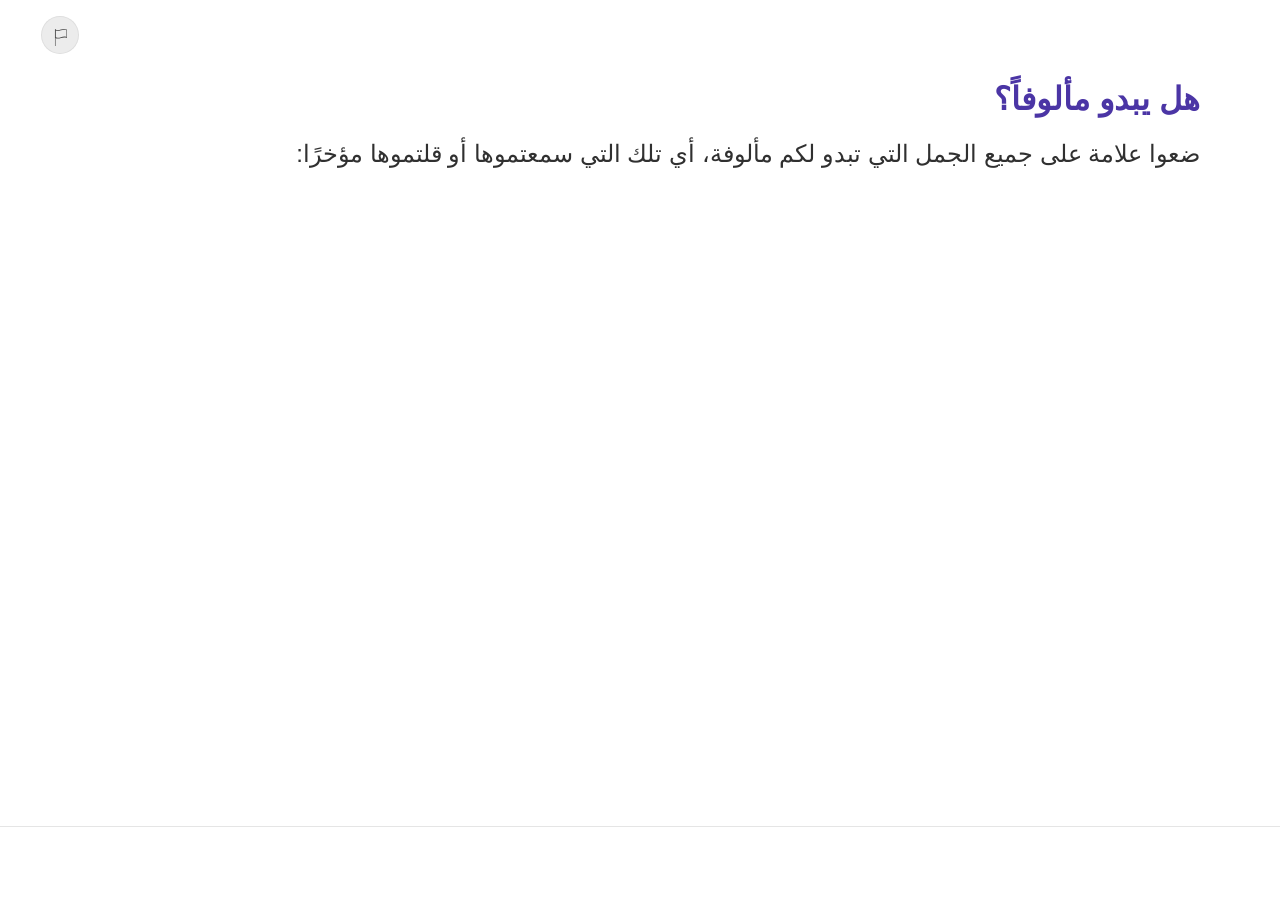
<file: index.html>
<!DOCTYPE html>
<html lang="ar" dir="rtl">
<head>
  <meta charset="UTF-8">
  <meta name="viewport" content="width=device-width, initial-scale=1.0">
  <!-- Production unit shell (prototype). Replaces the old plain redirect
       to methodica-math-percent-06-01/index.html: a redirect makes 06-01's
       document the ONLY thing ever loaded at the repo root, so any tool
       that counts screens from that root (DOM scan or DEV_READY listener)
       only ever sees 06-01's own 18 screens, never the unit's other 26
       across 06-02..06-06.

       This shell instead holds one full-viewport iframe (no chrome, no
       dev toolbar — that's viewer.html's job, not this file's) that loads
       06-01 first, then bridges the SAME DEV_READY/DEV_STATE/DEV_GOTO/
       DEV_RESET postMessage protocol every component already speaks, but
       in unit-wide global screen numbers via unit-manifest.js. See
       unit-shell.js for the full protocol. Component folders remain the
       single source of truth for content and are unmodified; each still
       works standalone when opened directly. -->
  <title>methodica-math-percent-06</title>
  <style>
    html, body { margin: 0; padding: 0; width: 100%; height: 100%; overflow: hidden; background: #000; }
    /* One iframe per visited component (see unit-shell.js); only the active
       one is visible. visibility (not display:none) keeps hidden frames
       laid out at full size so their scaleApp() stays correct. */
    .unit-frame { position: absolute; inset: 0; display: block; width: 100%; height: 100%; border: 0; visibility: hidden; }
    .unit-frame.is-active { visibility: visible; }
  </style>
</head>
<body>
  <iframe id="unit-frame" class="unit-frame is-active" title="methodica-math-percent-06"></iframe>
  <script src="./unit-manifest.js?v=1"></script>
  <script src="./unit-shell.js?v=4"></script>
</body>
</html>
</file>
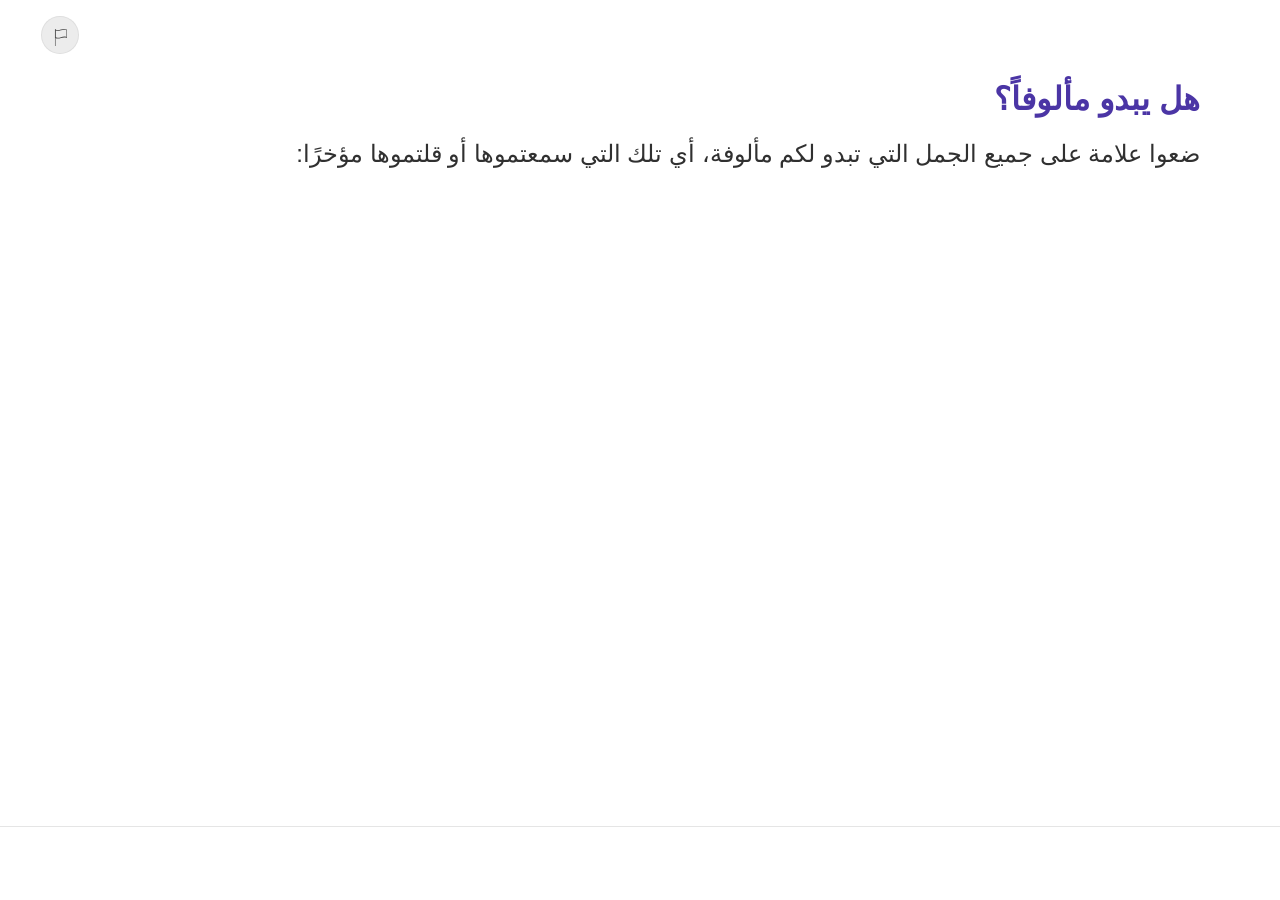
<file: methodica-math-percent-06-01/index.html>
<!DOCTYPE html>
<html lang="ar" dir="rtl">
<head>
  <meta charset="UTF-8">
  <meta name="viewport" content="width=device-width, initial-scale=1.0">
  <title>methodica-math-percent-06</title>
  <!-- The shared xAPI library is fetched by unit-js/50-loader.js at the END of the body, after the
       parser has queued every image below; live, its request waited for the last image, which put the
       resume restore 20-45 s behind a slow line (2026-11-03). Preloading it from the head queues it FIRST.
       The href must equal what 50-loader.js builds (no ?v=, no crossorigin) or the browser fetches it
       twice; the library letter here changes together with LIB720 there (the harness asserts it). -->
  <link rel="preload" as="script" fetchpriority="high" href="https://lomdot.education.gov.il/metodica/720active/common/xapiwrapper.min.js">
  <link rel="preload" as="script" fetchpriority="high" href="https://lomdot.education.gov.il/metodica/720active/common/xapi-720-l.js">
  <link rel="preconnect" href="https://kata.cet.ac.il">
  <link rel="stylesheet" href="../unit-css/base.css?v=1">
  <link rel="stylesheet" href="../unit-css/25-report.css?v=1">
  <link rel="stylesheet" href="styles.css?v=72">
  <!-- system-animation skill's canonical engine — copied verbatim from
       skills/system-animation/engine/. Provides the fade-in/float-in
       vocabulary, tokens, and once-per-session reveal used by the Learning
       Phase's entry-reveal system (see styles.css/.lp-section.m-animate and
       script.js lpMaybeRevealSections()). -->
  <link rel="stylesheet" href="../unit-css/motion.css?v=1">
</head>
<body>
  <!-- Boot cover (ADDING-REPORTING-AND-RESUME.md §8.11): hides screen 0 until the resume
       decision is known, so a returning learner never sees the first screen flash before their
       own. Removed by dropBootCover() (../unit-js/40-resume.js) on every loader exit path; the
       inline net below needs no other file: it lifts the cover after 800ms, or — while
       50-loader.js has set window.__resumeInFlight — waits for the restore up to a hard 11s
       ceiling (the metadata poll alone may take 10s). A loader that failed to load gives back
       exactly the 800ms behaviour. From methodica-math-ratio-01. -->
  <div id="boot-cover" style="position:fixed;inset:0;z-index:9999;background:#ffffff"></div>
  <script>
  (function () {
    /* A Kata launch (registration in the query) may have a document to restore: raise the
     flag HERE, before any script is fetched. bootXAPI raises it too, but it runs from the
     last script tag, and on a cold cache those scripts arrive after the 800 ms below - so
     the cover used to drop before the flag existed, exposing screen 0 for the whole wait
     (2026-11-03). Without a registration (local, dev) the 800 ms behaviour is unchanged. */
  if (/[?&]registration=/.test(location.search)) window.__resumeInFlight = true;
  var t0 = Date.now();
    function tick() {
      var c = document.getElementById('boot-cover');
      if (!c || !c.parentNode) return;
      if (window.__resumeInFlight && Date.now() - t0 < 11000) { setTimeout(tick, 100); return; }
      c.parentNode.removeChild(c);
    }
    setTimeout(tick, 800);
  })();
  </script>
  <div id="app">

    <!-- Report / Issue button ("מצאתם בעיה?") — global, outside all .screen divs; top-left,
         z-index 30 (720-templates _global-components.md). Glyph is inline SVG on currentColor,
         styles in ../unit-css/25-report.css, behaviour in ../unit-js/25-report.js. -->
    <button class="flag-btn" id="flag-btn" type="button" onclick="openReportModal()" aria-label="هل وجدتم مشكلة؟">
      <span class="flag-btn-icon">
        <span class="flag-btn-glyph" aria-hidden="true">
          <svg class="flag-btn-glyph-pole" viewBox="0 0 0.794329 17.0005" preserveAspectRatio="none" fill="none"><path d="M0.397164 17C0.177722 17 0 16.8239 0 16.6065V0.393501C0 0.176082 0.177722 0 0.397164 0C0.616607 0 0.794329 0.176082 0.794329 0.393501V16.607C0.794329 16.8245 0.616607 17.0005 0.397164 17.0005V17Z" fill="currentColor"/></svg>
          <svg class="flag-btn-glyph-banner" viewBox="0 0 12 9.31542" preserveAspectRatio="none" fill="none"><path d="M2.76227 9.31542C1.91972 9.31542 1.06958 9.15545 0.213483 8.71363C0.0823588 8.64599 0 8.51124 0 8.36469V0.950975C0 0.814619 0.0715221 0.687925 0.188558 0.615989C0.305594 0.54459 0.45189 0.537611 0.574886 0.598811C0.577053 0.599884 0.578679 0.600958 0.580846 0.602032C2.31309 1.49586 4.05563 1.046 5.90003 0.569821C7.80946 0.0770055 9.78336 -0.431915 11.7865 0.601495C11.9176 0.669136 12 0.803882 12 0.950438V8.36415C12 8.4946 11.9344 8.617 11.8255 8.69001C11.7166 8.76302 11.5774 8.77805 11.4555 8.72974C11.443 8.7249 11.4311 8.71954 11.4197 8.71363C9.68745 7.8198 7.94491 8.26967 6.10051 8.7453C5.00709 9.02714 3.89199 9.31489 2.76281 9.31489L2.76227 9.31542ZM0.793787 8.11935C2.45559 8.87307 4.13094 8.44038 5.90003 7.98407C7.62469 7.53903 9.40191 7.08057 11.2062 7.75806V1.19631C9.54441 0.442591 7.86906 0.875281 6.09997 1.33159C4.37531 1.77663 2.59755 2.23509 0.793787 1.5576V8.11935Z" fill="currentColor"/></svg>
        </span>
      </span>
      <span class="flag-btn-label">هل وجدتم مشكلة؟</span>
    </button>

    <!-- ================================================================
         SCREEN 0 — pptx slide 3 (item methodica-math-percent-06-01-001)
         Opening HOOK sequence — component 1 ("הוק"). Local variant of
         MultipleChoiceQuestion per 720-templates/MultipleChoiceQuestion.md:
         multi-select reflection question, NO grading/attempts/hint (script
         defines no correct answer) — "اخترتُ" commit step reveals a neutral
         "message"-type feedback popup (_global-components.md → Feedback
         popup system), then the same button relabels to "متابعة".
         Character + speech bubble are PERMANENT screen content, not the
         feedback (the off-canvas purple rectangle in the pptx *is* the
         feedback, revealed only after "اخترتُ" — see PROJECT_CONTEXT.md).
         Asset: assets/img/HOOK_001.png (real pptx media, verified against
         ppt/media/image2.png — not a placeholder).
         ================================================================ -->
    <section class="screen active" data-screen="0" id="hook1">
      <!-- Reveal timing for this screen is fully JS-driven — see script.js
           hook1StagedSteps()/runStagedSequence('hook1', ...) — title (1s) ->
           instruction (2s) -> each option (1s apart) -> character -> bubble
           (after the character finishes entering). data-reveal-on-ready
           replaces the old data-reveal="N" CSS-stagger group numbers: same
           hidden-until-JS-reveals-it mechanism (styles.css), just driven by
           explicit per-element timing instead of the fixed 180ms stagger. -->
      <h1 class="hook1-title m-stage-text" id="hook1-title" data-reveal-on-ready>هل يبدو مألوفاً؟</h1>
      <p class="hook1-instruction m-stage-text" id="hook1-instruction" data-reveal-on-ready>ضعوا علامة على جميع الجمل التي تبدو لكم مألوفة، أي تلك التي سمعتموها أو قلتموها مؤخرًا:</p>

      <!-- Speech bubble sits before the character in DOM (flex-column stacks
           it visually above the image — see .hook1-character comment), but
           reveal order is "character then bubble" per the approved motion
           plan — reveal order follows instructional hierarchy, not DOM/
           visual position. -->
      <div class="hook1-character">
        <div class="hook1-bubble m-stage-popup" id="hook1-bubble" data-reveal-on-ready>هذه النسب المئوية في كل مكان...<br>ولا تحصل حتى على<br><strong>واحد بالمئة</strong> من الراحة 😂</div>
        <img class="m-stage-visual" id="hook1-char-img" data-reveal-on-ready src="assets/img/HOOK_001.png" alt="شخصية ترتدي قميصًا عليه رمز النسبة المئوية">
      </div>

      <div class="hook1-options" role="group" aria-label="جمل">
        <button class="hook1-opt m-stage-card" id="hook1-opt-a" data-reveal-on-ready type="button" role="checkbox" aria-checked="false" data-id="a" onclick="hook1Toggle('a')">
          <span class="hook1-opt-text">"خصم 70؟ صفقة رائعة!!!"</span>
          <span class="hook1-checkbox" aria-hidden="true"></span>
        </button>
        <button class="hook1-opt m-stage-card" id="hook1-opt-b" data-reveal-on-ready type="button" role="checkbox" aria-checked="false" data-id="b" onclick="hook1Toggle('b')">
          <span class="hook1-opt-text">"بقي لدي 3% من البطارية فقط!"</span>
          <span class="hook1-checkbox" aria-hidden="true"></span>
        </button>
        <button class="hook1-opt m-stage-card" id="hook1-opt-c" data-reveal-on-ready type="button" role="checkbox" aria-checked="false" data-id="c" onclick="hook1Toggle('c')">
          <span class="hook1-opt-text">"98% - لحظات وينتهي التحديث!"</span>
          <span class="hook1-checkbox" aria-hidden="true"></span>
        </button>
        <button class="hook1-opt m-stage-card" id="hook1-opt-d" data-reveal-on-ready type="button" role="checkbox" aria-checked="false" data-id="d" onclick="hook1Toggle('d')">
          <span class="hook1-opt-text">"92% دقة في التمرير؟ يا له من لاعب بطل!!!"</span>
          <span class="hook1-checkbox" aria-hidden="true"></span>
        </button>

        <!-- Feedback panel — "message" type (no correct/incorrect grading), no
             close button/X, per current no-manual-close contract. Nested here
             (a flex child of .hook1-options, after the last distractor) so it
             lays out directly under the distractors themselves — see the CSS
             comment on .hook1-popup. -->
        <div class="hook1-popup hidden no-drag" id="hook1-popup" hidden>
          <p class="hook1-popup-body"><strong>كل هذه الجمل تبدو مألوفة لنا، لأن النسب المئوية جزء من حياتنا اليومية.</strong> فهي تساعدنا على أن نفهم بسرعة مقدار ما تبقّى، وما اكتمل، وما وفّرناه، ومدى نجاحنا.</p>
        </div>
      </div>

      <button class="btn-back" id="hook1-back-btn" onclick="goBack()" hidden>رجوع</button>
      <!-- Deferred reveal (data-reveal-on-ready, not data-reveal) — excluded
           from the screen's initial entrance; script.js's revealOnReady()
           reveals it the first time hook1Selected.size > 0 (hook1Toggle()). -->
      <button class="btn-continue" id="hook1-action-btn" data-reveal-on-ready onclick="hook1MainAction()" disabled>اخترتُ</button>
    </section>

    <!-- ================================================================
         SCREEN 1 — pptx slide 4 (item methodica-math-percent-06-01-001)
         "لماذا بالذات النسب المئوية؟" — production note explicitly labels this
         screen "FlipcardsRevael – State 01 – Before interation". Confirmed
         via Figma (file eSbp4bKHgBky0rakDb8l9N, node 405:8027, exact same
         "Before interation" wording) — this IS the canonical FlipCardsReveal
         "before interaction" screen state, not a generic content template.
         That Figma state's own composition is: centered heading (Heading/
         H-5, 40px Bold) + body paragraph (28px, right-aligned) above a
         4-image-card row + a watch-video/flip-cards mode toggle. The
         production script for this step supplies ONLY heading+body text —
         no card images, no per-card text, no video — so per the user's
         explicit direction ("implement only that state for now if that is
         what the script shows"), only the text-layout portion of that
         Figma state is implemented here; the card row and video toggle are
         intentionally omitted (no fabricated placeholders/content).
         Continue follows normal (always-enabled) content-screen nav.
         ================================================================ -->
    <section class="screen" data-screen="1" id="whypercent">
      <!-- Reveal timing is fully JS-driven — see script.js
           whypercentStagedSteps()/runStagedSequence('whypercent', ...):
           title (1s) -> body1 (2s) -> body2 (1s) -> body3 (2s) -> body4
           (2s) -> continue button enables + pulses. The "אבל.. לא תמיד" /
           "לפעמים תפגשו שבר" pair used to share one <p> (joined by <br>) —
           split into two separate paragraphs here (same exact wording/
           emphasis, no content change) purely so they can be staged 1s
           apart per the approved motion plan; a single paragraph can't
           reveal in two timed steps. -->
      <div class="whypercent-content">
        <h1 class="whypercent-title m-stage-text" id="whypercent-title" data-reveal-on-ready>لماذا بالذات النسب المئوية؟</h1>
        <p class="whypercent-body m-stage-text" id="whypercent-body-1" data-reveal-on-ready>لأنها تتيح لنا فهم البيانات بسرعة، ومقارنتها بشكل عادل، واتخاذ القرارات دون التوقف وإعادة الحساب في كل مرة.</p>
        <p class="whypercent-body m-stage-text" id="whypercent-body-2" data-reveal-on-ready>لكن.. لن تُعرض البيانات دائمًا كنسب مئوية.</p>
        <p class="whypercent-body m-stage-text" id="whypercent-body-3" data-reveal-on-ready>قد تصادفون أحيانًا <strong>كسرًا،</strong> مثل 13 من أصل 30، وأحيانًا <strong>عددًا عشريًا،</strong> مثل 0.65.</p>
        <p class="whypercent-body m-stage-text" id="whypercent-body-4" data-reveal-on-ready>لكي نفهم معنى المعطى ونقارنه بمعطيات أخرى، يجب أن نعرف كيف ننتقل بين التمثيلات.</p>
      </div>

      <button class="btn-back" id="whypercent-back-btn" onclick="goBack()" hidden>رجوع</button>
      <button class="btn-continue" id="whypercent-continue-btn" onclick="goTo(2)" disabled>متابعة</button>
    </section>

    <!-- ================================================================
         SCREEN 2 — pptx slide 5 (item methodica-math-percent-06-01-001)
         HOOK_002. Production note literally says "שם התמונה: HOOK_001",
         but the slide's own embedded picture (ppt/media/image3.png) is
         pixel-confirmed to be the phone/battery character, matching
         assets/img/HOOK_002.png — not the plain HOOK_001 character used on
         slide 3. Per explicit user confirmation, this is an outdated label
         in the production note; HOOK_002 is used here, not HOOK_001.
         Composition corrected 2026-08-06 per user-supplied reference image:
         bold heading centered above the character group (not beside it),
         character on the RIGHT, speech bubble to its LEFT with a CSS tail
         (white interior / purple outline, same construction as hook1's
         bubble but pointing right into the character instead of down).
         ================================================================ -->
    <section class="screen" data-screen="2" id="hook2">
      <!-- Reveal timing is fully JS-driven — see script.js
           hook2StagedSteps()/runStagedSequence('hook2', ...): text (2s) ->
           character -> bubble (after the character finishes entering) ->
           continue button enables + pulses immediately. -->
      <div class="hook2-content">
        <p class="hook2-text m-stage-text" id="hook2-text" data-reveal-on-ready>في هذه الوحدة سنتعلم الانتقال بين الكسر والعدد العشري والنسبة المئوية،<br>لفهم البيانات ومقارنتها واتخاذ قرارات صحيحة وعادلة.</p>

        <div class="hook2-group">
          <img class="hook2-character m-stage-visual" id="hook2-character" data-reveal-on-ready src="assets/img/HOOK_002-opt.png" alt="شخصية تمسك هاتفًا تبقّى من شحن بطاريته 3%" loading="lazy">
          <div class="hook2-bubble m-stage-popup" id="hook2-bubble" data-reveal-on-ready>إذا كنتم تعرفون أنه عندما يتبقى 3% فقط من البطارية، يجب البحث عن شاحن بسرعة، فقد حان الوقت لتتعلموا كيف تحوّلون أيضًا 13 من أصل 30 إلى نسبة مئوية.</div>
        </div>
      </div>

      <button class="btn-back" id="hook2-back-btn" onclick="goBack()" hidden>رجوع</button>
      <button class="btn-continue" id="hook2-continue-btn" onclick="goTo(3)" disabled>متابعة</button>
    </section>

    <!-- ================================================================
         SCREEN 3 — Learning Phase scroll sequence (pptx slides 6-11, item
         methodica-math-percent-06-01-002). ONE vertically-scrolling screen,
         not six separate learner screens — see PROJECT_CONTEXT.md / the
         approved session plan. Global nav chrome (bottom bar, back/continue)
         stays outside the scroll container; internal progression happens by
         scrolling #lp-scroll.

         Scroll-gate mechanic: sections 4-6 (slides 9-11) live inside
         #lp-locked with the `hidden` attribute — not rendered, so the
         scroll container's native scrollHeight simply ends at the first
         checkpoint (slide 8) and there is nothing below it to scroll into.
         JS removes `hidden` once that checkpoint is answered, which
         naturally extends the scrollable range — no per-pixel scroll-lock
         hacks, no forced auto-scroll (per approved plan, correction #4).

         Composition: image LEFT / text RIGHT on every narrative section,
         per each slide's own pptx shape geometry (image x≈9-35%, w≈35%;
         text x≈46-93%) — same side-arrangement precedent as screen 0
         (hook1). Assets are the existing verified files (real pptx media,
         not placeholders) used from their current location — not moved or
         renamed, per approved plan correction #2:
           assets/images/LearningPhase_001.png
           assets/images/Learning_Phase_002.png  (source filename as-is)
           assets/images/LearningPhase_003.png
           assets/images/LearningPhase_004.png

         Continue button unlocks once section 6 (slide 11, the embedded
         ValueInputQuestion checkpoint) is submitted — regardless of outcome,
         since that checkpoint allows no retry. There is still nothing built
         to navigate to past this screen (TOTAL_SCREENS unchanged) — enabling
         the button only reflects this screen's own completion state, per
         the approved session plan. Back is the normal per-screen back
         button.

         Section 7 (slide 12) — added 2026-08-09 — is a second scroll-gate
         tier: it lives inside its own #lp-locked-2[hidden], unlocked by
         lpvCheck() (section 6's submit handler) alongside the continue
         button, the same "hidden attribute removed on completion, no forced
         auto-scroll" mechanic #lp-locked already uses for checkpoint 1. It
         is a plain narrative section (image LEFT / text RIGHT, same
         .lp-section/.lp-text-col/.lp-img-col shell as sections 1/2/4/5) —
         not a question — revisiting the same LearningPhase_004.png asset
         section 5 already uses, per the storyboard, with two animated
         percentage callouts (50%/20%) layered over it.
         ================================================================ -->
    <section class="screen" data-screen="3" id="learningphase">
      <div class="lp-scroll" id="lp-scroll">

        <!-- ---------------- SECTION 1 — slide 6 — LearningPhase_001 ----------------
             Reveal timing is fully JS-driven — see script.js
             lpSec1StagedSteps()/runStagedSequence('lp-sec-1', ...): title
             (1s) -> body1 (1s) -> body2 (1s) -> image -> (once the image
             finishes entering) the battery alert. -->
        <div class="lp-section lp-sec-1" id="lp-sec-1">
          <div class="lp-text-col">
            <h2 class="lp-title" id="lp1-title" data-reveal-on-ready>لماذا نحتاج إلى النسب المئوية؟</h2>
            <p class="lp-body lp-gap" id="lp1-body-1" data-reveal-on-ready>لعب آدم وسامر معًا لعبة عبر الإنترنت.</p>
            <p class="lp-body" id="lp1-body-2" data-reveal-on-ready><strong>أثناء اللعب، ظهر على جهاز سامر تنبيه بانخفاض شحن البطارية.</strong></p>
          </div>
          <div class="lp-img-col">
            <div class="lp-img-frame">
              <!-- "بطارية ضعيفة" alert — live HTML (LearningPhase_001.png is a
                   plain photo, no baked-in text/notification, pixel-confirmed).
                   Keeps its own distinct lpAlertIn keyframe (styles.css) rather
                   than the generic data-reveal-on-ready float-in — a
                   notification-style badge, not a content paragraph — but its
                   trigger is now JS-driven (.is-revealed, added once the image
                   finishes entering) instead of firing on a fixed 350ms CSS
                   delay every time the section mounts. Once-per-session now
                   (matches the rest of this staged sequence), not a replay-
                   every-open notification. -->
              <div class="lp-alert" id="lp-alert" aria-hidden="true">
                <svg class="lp-alert-icon" viewBox="0 0 24 12" fill="none" aria-hidden="true">
                  <rect x="1" y="1" width="20" height="10" rx="2" stroke="currentColor" stroke-width="1.6"/>
                  <rect x="22" y="4" width="2" height="4" rx="1" fill="currentColor"/>
                  <rect x="3" y="3" width="4" height="6" rx="1" fill="#D9360B"/>
                </svg>
                <span class="lp-alert-text">بطارية ضعيفة</span>
              </div>
              <img id="lp1-img" data-reveal-on-ready src="assets/images/LearningPhase_001-opt.png" alt="آدم وسامر يجلسان على الأريكة، يلعب كل واحد منهما بجهازه المحمول." loading="lazy">
            </div>
          </div>
        </div>

        <!-- ---------------- SECTION 2 — slide 7 — Learning_Phase_002 ----------------
             Reveal timing is fully JS-driven — see script.js
             lpSec2StagedSteps()/runStagedSequence('lp-sec-2', ...). -->
        <div class="lp-section lp-sec-2" id="lp-sec-2">
          <div class="lp-text-col">
            <p class="lp-body" id="lp2-p1" data-reveal-on-ready>أمعن سامر النظر في مؤشر البطارية وقال:</p>
            <p class="lp-body lp-gap" id="lp2-p2" data-reveal-on-ready><strong>"أفّ، لم يبقَ لديّ سوى شريطين."</strong></p>
            <p class="lp-body" id="lp2-p3" data-reveal-on-ready>ألقى آدم نظرة على شاشته وابتسم:</p>
            <p class="lp-body" id="lp2-p4" data-reveal-on-ready><strong>"لا بأس، تبقّى لديّ أيضًا شريطان بالضبط."</strong></p>
          </div>
          <div class="lp-img-col">
            <img id="lp2-img" data-reveal-on-ready src="assets/images/Learning_Phase_002-opt.png" alt="يتبادل آدم وسامر النظرات وهما يمسكان جهازيهما." loading="lazy">
          </div>
        </div>

        <!-- ---------------- SECTION 3 — slide 8 — INTERACTIVE CHECKPOINT ----------------
             Local SingleChoiceQuestion variant (720-templates/SingleChoiceQuestion.md):
             single submission, no retry/2nd-attempt (approved plan correction #1 — the
             script gives no retry language for this slide, unlike slide 11's explicit
             "אין ניסיונות מענה" flag). One press of "هل إجابتي صحيحة؟" locks the board, reveals the
             correct pill alongside whichever pill the learner picked, and shows one
             shared explanation (title only differs) — then unlocks sections 4-5. -->
        <div class="lp-section lp-sec-3 lp-checkpoint" id="lp-sec-3">
          <div class="lp-q-panel">
            <!-- Reveal timing is fully JS-driven — see script.js
                 lpSec3StagedSteps()/runStagedSequence('lp-sec-3', ...):
                 question stem, then each option, 1s apart (approved motion
                 plan). Interaction logic (lpSelect()/lpCheck(), the check
                 button's own data-reveal-on-ready gating via revealOnReady())
                 is untouched — only the entrance timing changed. -->
            <div class="lp-q-frame">
              <p class="lp-q-text" id="lp3-q" data-reveal-on-ready>هل يمكن معرفة مَن تبقّى لديه شحن أكثر في البطارية؟</p>
              <div class="lp-q-answers" role="radiogroup" aria-label="إجابات">
                <button class="lp-q-opt" id="lp3-opt-a" data-reveal-on-ready type="button" role="radio" aria-checked="false" data-id="a" onclick="lpSelect('a')">
                  <span class="lp-q-opt-text">نعم، لسامر</span>
                  <span class="lp-q-radio" aria-hidden="true"></span>
                </button>
                <button class="lp-q-opt" id="lp3-opt-b" data-reveal-on-ready type="button" role="radio" aria-checked="false" data-id="b" onclick="lpSelect('b')">
                  <span class="lp-q-opt-text">نعم، لآدم</span>
                  <span class="lp-q-radio" aria-hidden="true"></span>
                </button>
                <button class="lp-q-opt" id="lp3-opt-c" data-reveal-on-ready type="button" role="radio" aria-checked="false" data-id="c" onclick="lpSelect('c')">
                  <span class="lp-q-opt-text">تبقّت لدى كليهما الكمية نفسها من شحن البطارية</span>
                  <span class="lp-q-radio" aria-hidden="true"></span>
                </button>
                <button class="lp-q-opt" id="lp3-opt-d" data-reveal-on-ready type="button" role="radio" aria-checked="false" data-id="d" onclick="lpSelect('d')">
                  <span class="lp-q-opt-text">لا يمكن معرفة ذلك</span>
                  <span class="lp-q-radio" aria-hidden="true"></span>
                </button>
              </div>
            </div>
            <button class="lp-check-btn" data-reveal-on-ready id="lp-check-btn" onclick="lpCheck()" disabled>هل إجابتي صحيحة؟</button>
          </div>
        </div>

        <!-- ---------------- LOCKED — sections 4-5, unlocked after the checkpoint ---------------- -->
        <div id="lp-locked" hidden>

          <!-- ---------------- SECTION 4 — slide 9 — LearningPhase_003 ----------------
               Reveal timing is fully JS-driven — see script.js
               lpSec4StagedSteps()/runStagedSequence('lp-sec-4', ...). -->
          <div class="lp-section lp-sec-4" id="lp-sec-4">
            <div class="lp-text-col">
              <p class="lp-body" id="lp4-p1" data-reveal-on-ready>واصل الاثنان اللعب.</p>
              <p class="lp-body" id="lp4-p2" data-reveal-on-ready><strong>بعد بضع دقائق انطفأ هاتف سامر،</strong></p>
              <p class="lp-body lp-gap" id="lp4-p3" data-reveal-on-ready><strong>بينما واصل آدم اللعب كالمعتاد.</strong></p>
              <p class="lp-body" id="lp4-p4" data-reveal-on-ready>كيف يمكن أن يحدث هذا؟</p>
            </div>
            <div class="lp-img-col">
              <img class="lp-img-wide" id="lp4-img" data-reveal-on-ready src="assets/images/LearningPhase_003-opt.png" alt="صورة من الأعلى لآدم وسامر يمسكان هاتفين محمولين، وهاتف سامر يعرض رمز بطارية ضعيفة باللون الأحمر" loading="lazy">
            </div>
          </div>

          <!-- ---------------- SECTION 5 — slide 10 — LearningPhase_004 ----------------
               Reveal timing is fully JS-driven — see script.js
               lpSec5StagedSteps()/runStagedSequence('lp-sec-5', ...). -->
          <div class="lp-section lp-sec-5" id="lp-sec-5">
            <div class="lp-text-col">
              <p class="lp-body lp-gap" id="lp5-p1" data-reveal-on-ready>فقط بعد ذلك لاحظوا تفصيلاً صغيراً، لكنه مهم.</p>
              <p class="lp-body lp-gap" id="lp5-p2" data-reveal-on-ready>لكن على جهاز آدم، الشريطان المتبقيان <strong>هما 2 من أصل 4.</strong></p>
              <p class="lp-body" id="lp5-p3" data-reveal-on-ready>لم يتبقَّ في جهاز سامر سوى شريطين، <strong>وهما 2 من أصل 10.</strong></p>
            </div>
            <div class="lp-img-col">
              <img class="lp-img-wide" id="lp5-img" data-reveal-on-ready src="assets/images/LearningPhase_004-opt.png" alt="تصوير من الأعلى لآدم وسامر وهما يمسكان هاتفين محمولين، يعرض كل جهاز مؤشر بطارية مقسّماً" loading="lazy">
            </div>
          </div>

          <!-- ---------------- SECTION 6 — slide 11 — INLINE SCROLL QUESTION ----------------
               Local ValueInputQuestion variant (720-templates/ValueInputQuestion.md):
               two Variant-A-style inline percentage inputs sharing one submission, no
               retry — production note reads "אין ניסיונות מענה" (resolves
               CONTENT_FLAGS.md #2 as "no retry attempts", not "unlimited"). One press
               of "هل إجابتي صحيحة؟" locks both inputs, marks each correct/wrong individually,
               shows one feedback popup (correct only if BOTH values are right), then
               unlocks the screen's own "متابعة" continue button regardless of outcome. -->
          <div class="lp-section lp-checkpoint" id="lp-sec-6">
            <div class="lpv-frame" data-reveal="1">
            <div class="lp-q-panel lpv-panel">
              <!-- 2026-08-16 correction: this framed card (border + background +
                   heading + both examples) must read as ONE unit entering
                   together, not three internally-staggered pieces — the
                   single data-reveal="1" now lives on the outer .lpv-frame
                   above instead of split across the heading/example/example
                   below (previously "1".."3"). Check button stays deferred
                   (data-reveal-on-ready) — shown by revealOnReady() once
                   lpvUpdateCheckBtn() finds both inputs filled; untouched. -->
              <h2 class="lpv-heading"><strong>كم يساوي ذلك بالنسبة المئوية؟</strong> أكملوا الفراغ.</h2>

              <div class="lpv-example">
                <p class="lp-body">في جهاز خالد، يتكوّن مؤشر البطارية من 4 أشرطة في المجموع.</p>
                <p class="lp-body">إذا تبقّى لديه شريطان من أصل 4، فهذا يعني أنه تبقّى لديه
                  <span class="lpv-blank">
                    <span class="lpv-pct" aria-hidden="true">%</span>
                    <input
                      class="lpv-input"
                      id="lpv-input-1"
                      type="text"
                      inputmode="numeric"
                      maxlength="3"
                      dir="ltr"
                      aria-label="النسبة المئوية لشحن البطارية المتبقي لدى خالد"
                      oninput="lpvUpdateCheckBtn()"
                    >
                  </span>
                  من شحن البطارية.
                </p>
              </div>

              <div class="lpv-example lpv-example-2">
                <p class="lp-body">بجهاز سامر، مقياس البطارية أكثر تفصيلاً ويتكون من 10 أشرطة في المجمل.</p>
                <p class="lp-body">إذا تبقّى لديه شريطان، فهذا يعني أنه تبقّى لديه فقط
                  <span class="lpv-blank">
                    <span class="lpv-pct" aria-hidden="true">%</span>
                    <input
                      class="lpv-input"
                      id="lpv-input-2"
                      type="text"
                      inputmode="numeric"
                      maxlength="3"
                      dir="ltr"
                      aria-label="النسبة المئوية لشحن البطارية المتبقي لدى سامر"
                      oninput="lpvUpdateCheckBtn()"
                    >
                  </span>
                  من شحن البطارية.
                </p>
              </div>

              <button class="lp-check-btn" data-reveal-on-ready id="lpv-check-btn" onclick="lpvCheck()" disabled>هل إجابتي صحيحة؟</button>
            </div>
            </div>
          </div>

        </div>

        <!-- ---------------- LOCKED — section 7, unlocked once section 6's own
             checkpoint (the ValueInputQuestion above) is submitted — see
             lpvCheck() in script.js. Independent of #lp-locked above (that
             one gates on section 3 instead); same hidden-attribute mechanic,
             second tier. ---------------- -->
        <div id="lp-locked-2" hidden>

          <!-- ---------------- SECTION 7 — slide 12 — LearningPhase_004 (reused from
               section 5) + percentage reveal. Plain narrative section, same
               image-LEFT/text-RIGHT shell as sections 1/2/4/5 — not a question.
               Copy verified verbatim against docs/math-percent-06-script.pptx.pptx
               slide 12 (shape "תיבת טקסט 4"). Per that slide's own text runs,
               "50%" is written inline for Yonatan's line but "20%" for Alon's
               line is NOT — the sentence ends "כלומר:." and the value is
               conveyed only by the animated callout below, per the slide's own
               production note ("פופ אפ עם מספרי האחוזים..."); preserved as-is
               rather than inventing the missing inline number. -->
          <div class="lp-section" id="lp-sec-7">
            <!-- Reveal timing is fully JS-driven — see script.js
                 lpSec7StagedSteps()/runStagedSequence('lp-sec-7', ...): the
                 seven paragraphs at their specified waits, then the image,
                 then callout-50, then (+0.5s) callout-20. Supersedes the old
                 scroll-position-triggered callout pop-in. -->
            <div class="lp-text-col">
              <p class="lp-body" id="lp7-p1" data-reveal-on-ready><strong>ماذا حدث هنا؟</strong></p>
              <p class="lp-body lp-gap" id="lp7-p2" data-reveal-on-ready>لكليهما بقي شريطان، لكنهما لا يمثلان الكمية نفسها المتبقية في البطارية.</p>
              <p class="lp-body lp-gap" id="lp7-p3" data-reveal-on-ready>في جهاز آدم، الشريطان المتبقيان <strong>كانا 2 من أصل 4 أشرطة،<br>أي:</strong> النصف = 50% من شحن البطارية.</p>
              <p class="lp-body lp-gap" id="lp7-p4" data-reveal-on-ready>في جهاز سامر، الشريطان المتبقيان <strong>كانا 2 من أصل 10،<br>أي:</strong> <span class="lp-eq" role="math" aria-label="2 من 10 يساوي 20 من 100 يساوي 20%"><span class="lp-frac" aria-hidden="true"><span class="num">2</span><span class="den">10</span></span><span aria-hidden="true">=</span><span class="lp-frac" aria-hidden="true"><span class="num">20</span><span class="den">100</span></span><span aria-hidden="true">= 20%</span></span>.</p>
              <p class="lp-body lp-gap" id="lp7-p5" data-reveal-on-ready>فقط بعد التحويل من الكسر إلى النسبة المئوية، أمكننا فهم مقدار شحن البطارية<br>المتبقي فعليًا لدى كلٍّ منهما.</p>
              <p class="lp-body" id="lp7-p6" data-reveal-on-ready><strong>يمكن تمثيل المعطى نفسه ككسر، أو كعدد عشري، أو بالنسبة المئوية.</strong></p>
              <p class="lp-body" id="lp7-p7" data-reveal-on-ready><strong>القدرة على التنقل بين هذه التمثيلات تساعدنا على استخدام البيانات<br>بما يتناسب مع ما نبحث عنه.</strong></p>
            </div>
            <div class="lp-img-col">
              <div class="lp-img-frame">
                <!-- data-reveal-on-ready sits on the img itself, not
                     .lp-img-frame — that wrapper also contains the two
                     .lp-callout bubbles below, which keep their own distinct
                     lpAlertIn animation (triggered via .is-shown, added by
                     the same lp-sec-7 sequence) rather than the generic
                     float-in — same mixed-container leaf-mark reasoning as
                     section 1's .lp-alert. -->
                <span class="lp-callout lp-callout-a" id="lp-callout-50">
                  <svg class="lp-alert-icon" viewBox="0 0 24 12" fill="none" aria-hidden="true">
                    <rect x="1" y="1" width="20" height="10" rx="2" stroke="currentColor" stroke-width="1.6"/>
                    <rect x="22" y="4" width="2" height="4" rx="1" fill="currentColor"/>
                    <rect x="3" y="3" width="4" height="6" rx="1" fill="#D9360B"/>
                  </svg>
                  50%
                </span>
                <span class="lp-callout lp-callout-b" id="lp-callout-20">
                  <svg class="lp-alert-icon" viewBox="0 0 24 12" fill="none" aria-hidden="true">
                    <rect x="1" y="1" width="20" height="10" rx="2" stroke="currentColor" stroke-width="1.6"/>
                    <rect x="22" y="4" width="2" height="4" rx="1" fill="currentColor"/>
                    <rect x="3" y="3" width="4" height="6" rx="1" fill="#D9360B"/>
                  </svg>
                  20%
                </span>
                <img class="lp-img-wide" id="lp7-img" data-reveal-on-ready src="assets/images/LearningPhase_004-opt.png" alt="تصوير من الأعلى لآدم وسامر يمسكان هاتفين محمولين، يعرض كل جهاز مؤشر بطارية مقسّماً" loading="lazy">
              </div>
            </div>
          </div>

        </div>
      </div>

      <!-- Feedback popup — outside .lp-scroll so it never scrolls away; standard
           draggable, no-manual-close popup component (_global-components.md),
           themed with current Math tokens — not the HOOK screen's custom
           fixed-slot panel (approved plan point 3). -->
      <div class="lp-popup hidden" id="lp-popup" hidden>
        <p class="lp-popup-title" id="lp-popup-title"></p>
        <div class="lp-popup-body" id="lp-popup-body"></div>
      </div>

      <!-- Feedback popup for section 6 (slide 11) — same shared popup contract as
           lp-popup above, scoped to its own section (graded correct/incorrect
           colors, per .s17-popup, rather than lp-popup's neutral message style). -->
      <div class="lpv-popup hidden" id="lpv-popup" hidden>
        <p class="lpv-popup-title" id="lpv-popup-title"></p>
        <div class="lpv-popup-body" id="lpv-popup-body"></div>
      </div>

      <button class="btn-back" id="learningphase-back-btn" onclick="goBack()" hidden>رجوع</button>
      <button class="btn-continue" id="learningphase-continue-btn" onclick="goTo(4)" disabled>متابعة</button>
    </section>

    <!-- ================================================================
         GUIDED-PRACTICE SEGMENT — pptx slides 13-24 (screens 4-15), item
         methodica-math-percent-06-01-003. One worked example (three
         friends' free-throw comparison) solved step by step — see
         references/PROJECT_CONTEXT.md / CONTENT_FLAGS.md for source
         hierarchy and open flags. Persistent chrome across screens
         5-8/10/12/14 (slides 14-23): the .guided-card three-friend
         context panel + goal statement stay visually present; the
         currently-relevant friend is emphasized via .is-focus. Ported
         .guided-layout/.guided-card/.guided-panel chrome from 04-03,
         retextured to current Math tokens — same precedent already used
         for the deferred slide-17 prototype this segment supersedes.

         KNOWN SOURCE INCONSISTENCY (flagged, not silently corrected): the
         pptx's own friend-card group shows Danny's stat as "21 מתוך 30"
         on slides 14/17/18, but as "14 מתוך 30" on slides 19-23 (an
         apparent copy/paste slip once the group was duplicated forward).
         21/30 = 70% is the value used throughout the persisted "70%"
         badge on every one of those same slides, so "14" would visually
         contradict the badge sitting right next to it. Preserved as
         "21 מתוך 30" everywhere below for internal consistency; see the
         session report for the full flag.
         ================================================================ -->

    <!-- ---------------- SCREEN 4 (s13) — pptx slide 13 — TransitionScreen ----------------
         Character is the animated character_one.mp4 (raising one finger,
         "1") — replaces the earlier character_one.png static fallback. -->
    <section class="screen" data-screen="4" id="s13">
      <!-- Reveal timing is fully JS-driven — see script.js
           s13StagedSteps()/runStagedSequence('s13', ...): headline (1s) ->
           subline (1s) -> character -> continue button enables + pulses. -->
      <div class="s13-content">
        <div class="s13-text-group">
          <p class="s13-headline" id="s13-headline" data-reveal-on-ready>سنبدأ التدريب بعد قليل.</p>
          <p class="s13-subline" id="s13-subline" data-reveal-on-ready>لحظة قبل أن نبدأ، لنحلّ تمريناً واحداً معاً.</p>
        </div>
      </div>
      <video class="s13-character" id="s13-character-img" data-reveal-on-ready data-src="assets/videos/character_one-opt.mp4" autoplay loop muted playsinline aria-label="شخصية ترتدي قميصًا عليه رمز النسبة المئوية، ترفع إصبعًا واحدًا وتُعدّل نظارتها"></video>

      <button class="btn-back" id="s13-back-btn" onclick="goBack()" hidden>رجوع</button>
      <button class="btn-continue" id="s13-continue" onclick="goTo(5)" disabled>متابعة</button>
    </section>

    <!-- ---------------- SCREEN 5 (s14) — pptx slide 14 — introduce the problem ----------------
         Establishes the persistent guided-practice layout: no left panel
         yet (nothing to solve on this screen — "אל תפתרו אותו, רק
         הסתכלו"), just the right-hand context card. -->
    <section class="screen" data-screen="5" id="s14">
      <h1 class="guided-title" data-reveal="1">لنحلّ معاً التمرين الأول</h1>
      <p class="guided-instruction" data-reveal="2">تأمّلوا التمرين التالي. لا تحلّوه، فقط انظروا إلى المعطيات وفكّروا: هل لديكم اتجاه للحل؟</p>

      <!-- Guided Practice family layout rule: RIGHT = characters/given data/
           visual context (rendered first here — first-child = right edge
           under direction:rtl); LEFT = question/learner interaction/answer
           options (rendered second, when present). See styles.css
           .guided-layout comment. -->
      <div class="guided-layout guided-layout--solo">
        <div class="guided-card" data-reveal="3">
          <p class="guided-context-title">ثلاثة أصدقاء تدرّبوا على التسديد في السلة:</p>
          <div class="guided-friend-row">
            <div class="guided-friend-card">
              <img src="assets/img/s17-dani-opt.png" alt="وليد" loading="lazy">
              <span class="name">وليد</span>
              <span class="stat">سجّل في <strong>21 من أصل 30</strong> تسديدة</span>
            </div>
            <div class="guided-friend-card">
              <img src="assets/img/s17-gal-opt.png" alt="ليلى" loading="lazy">
              <span class="name">ليلى</span>
              <span class="stat">سجّلت في <strong>8 من أصل 10</strong> تسديدات</span>
            </div>
            <div class="guided-friend-card">
              <img src="assets/img/s17-alon-opt.png" alt="سامر" loading="lazy">
              <span class="name">سامر</span>
              <span class="stat">سجّل في <strong>30 من أصل 40</strong> تسديدة</span>
            </div>
          </div>
          <p class="guided-goal">هدفنا: <strong>معرفة مَن منهم الأفضل في التسديد إلى السلة</strong>.</p>
        </div>
      </div>

      <button class="btn-back" id="s14-back-btn" onclick="goBack()" hidden>رجوع</button>
      <button class="btn-continue" id="s14-continue" onclick="s14ToS15Morph()">متابعة</button>
    </section>

    <!-- ---------------- SCREEN 6 (s15) — pptx slide 15 — "מה כדאי לעשות" ----------------
         Local SCQ variant per production note: "אין משוב לשאלה, רק
         התשובה הנכונה מסומנת" — no feedback panel/popup at all; selecting
         any option immediately marks the correct one (never marks a wrong
         pick red), then enables Continue. -->
    <section class="screen" data-screen="6" id="s15">
      <h1 class="guided-title">لنحلّ معًا التمرين الأول</h1>
      <p class="guided-instruction">تأمّلوا التمرين التالي. لا تحلّوه، فقط انظروا إلى المعطيات وفكّروا: هل لديكم اتجاه للحل؟</p>

      <div class="guided-layout">
        <div class="guided-card">
          <p class="guided-context-title">ثلاثة أصدقاء تدربوا على التسديد في السلة:</p>
          <div class="guided-friend-row">
            <div class="guided-friend-card">
              <img src="assets/img/s17-dani-opt.png" alt="وليد" loading="lazy">
              <span class="name">وليد</span>
              <span class="stat">سجّل في <strong>21 من أصل 30</strong> تسديدة</span>
            </div>
            <div class="guided-friend-card">
              <img src="assets/img/s17-gal-opt.png" alt="ليلى" loading="lazy">
              <span class="name">ليلى</span>
              <span class="stat">سجّلت في <strong>8 من أصل 10</strong> تسديدات</span>
            </div>
            <div class="guided-friend-card">
              <img src="assets/img/s17-alon-opt.png" alt="سامر" loading="lazy">
              <span class="name">سامر</span>
              <span class="stat">سجّل في <strong>30 من أصل 40</strong> تسديدة</span>
            </div>
          </div>
          <p class="guided-goal">هدفنا: <strong>معرفة مَن منهم الأفضل في التسديد إلى السلة</strong>.</p>
        </div>

        <div class="guided-panel">
          <p class="guided-question">ما الذي يجب فعله لمقارنة النتائج؟</p>
          <div class="guided-opt-col" role="radiogroup" aria-label="إجابات">
            <button class="guided-opt" type="button" role="radio" aria-checked="false" data-id="a" onclick="s15Select('a')">
              <span class="guided-opt-text">تحويل جميع البيانات إلى نسب مئوية</span>
              <span class="guided-opt-radio" aria-hidden="true"></span>
            </button>
            <button class="guided-opt" type="button" role="radio" aria-checked="false" data-id="b" onclick="s15Select('b')">
              <span class="guided-opt-text">جمع جميع الأعداد</span>
              <span class="guided-opt-radio" aria-hidden="true"></span>
            </button>
            <button class="guided-opt" type="button" role="radio" aria-checked="false" data-id="c" onclick="s15Select('c')">
              <span class="guided-opt-text">ضرب جميع المعطيات في 10</span>
              <span class="guided-opt-radio" aria-hidden="true"></span>
            </button>
          </div>
        </div>
      </div>

      <button class="btn-back" id="s15-back-btn" onclick="goBack()" hidden>رجوع</button>
      <button class="btn-continue" id="s15-continue" data-reveal-on-ready onclick="goTo(7)" disabled>متابعة</button>
    </section>

    <!-- ---------------- SCREEN 7 (s16) — pptx slide 16 — explain why ----------------
         Production note: "עולה סימון מודגש על נתוני השאלה – בהנפשה" —
         an animated emphasis highlight appears over each friend's fraction
         data. Implemented as staged data-reveal groups (float-in), not a
         permanently-painted highlight. -->
    <section class="screen" data-screen="7" id="s16">
      <h1 class="guided-title">لنحل معاً التمرين الأول</h1>
      <p class="guided-instruction">تأمّلوا التمرين التالي. لا تحلّوه، فقط انظروا إلى المعطيات وفكّروا: هل لديكم اتجاه للحل؟</p>

      <div class="guided-layout">
        <div class="guided-card">
          <p class="guided-context-title">ثلاثة أصدقاء تدربوا على التصويب نحو السلة:</p>
          <div class="guided-friend-row">
            <div class="guided-friend-card">
              <img src="assets/img/s17-dani-opt.png" alt="وليد" loading="lazy">
              <span class="name">وليد</span>
              <span class="stat">سجّل في <strong>21 من أصل 30</strong> تسديدة<span class="guided-highlight" data-reveal="3" aria-hidden="true"></span></span>
            </div>
            <div class="guided-friend-card">
              <img src="assets/img/s17-gal-opt.png" alt="ليلى" loading="lazy">
              <span class="name">ليلى</span>
              <span class="stat">سجّلت في <strong>8 من أصل 10</strong> تسديدات<span class="guided-highlight" data-reveal="4" aria-hidden="true"></span></span>
            </div>
            <div class="guided-friend-card">
              <img src="assets/img/s17-alon-opt.png" alt="سامر" loading="lazy">
              <span class="name">سامر</span>
              <span class="stat">سجّل في <strong>30 من أصل 40</strong> تسديدة<span class="guided-highlight" data-reveal="5" aria-hidden="true"></span></span>
            </div>
          </div>
          <p class="guided-goal">هدفنا: <strong>معرفة مَن منهم الأفضل في التسديد إلى السلة</strong>.</p>
        </div>

        <div class="guided-panel guided-panel--character">
          <img class="guided-char" src="assets/images/pointing-opt.png" alt="شخصية ترتدي قميصًا عليه رمز النسبة المئوية" loading="lazy">
          <div class="guided-bubble">عندما تُعرض البيانات على شكل كسور ذات مقامات مختلفة، يصعب مقارنتها بسرعة. لذلك يُستحسن تحويلها جميعًا إلى نسب مئوية.</div>
        </div>
      </div>

      <button class="btn-back" id="s16-back-btn" onclick="goBack()" hidden>رجوع</button>
      <button class="btn-continue" id="s16-continue" onclick="goTo(8)">متابعة</button>
    </section>

    <!-- ---------------- SCREEN 8 (s17) — pptx slide 17 — Danny: guided value input ----------------
         Danny emphasized (.is-focus) per production note ("وليد 'בולט' יותר
         משאר הדמויות"). Single-submission (no retry/attempts) — see
         script.js GVI/gviSubmit(). On submit, the whole question area
         (instruction + equation, wrapped in #s17-panel-body) is replaced in
         place by the worked-solution feedback — no popup/modal, and nothing
         from the old question stays visible alongside it. -->
    <section class="screen" data-screen="8" id="s17">
      <h1 class="guided-title">لنحلّ معًا التمرين الأول</h1>
      <p class="guided-instruction">تأمّلوا التمرين التالي. لا تحلّوه، فقط انظروا إلى المعطيات وفكّروا: هل لديكم اتجاه للحل؟</p>

      <div class="guided-layout">
        <div class="guided-card">
          <p class="guided-context-title">ثلاثة أصدقاء تدربوا على التصويب في كرة السلة:</p>
          <div class="guided-friend-row">
            <div class="guided-friend-card is-focus">
              <img src="assets/img/s17-dani-opt.png" alt="وليد" loading="lazy">
              <span class="name">وليد</span>
              <span class="stat">سجّل في <strong>21 من أصل 30</strong> تسديدة</span>
            </div>
            <div class="guided-friend-card">
              <img src="assets/img/s17-gal-opt.png" alt="ليلى" loading="lazy">
              <span class="name">ليلى</span>
              <span class="stat">سجّلت في <strong>8 من أصل 10</strong> تسديدات</span>
            </div>
            <div class="guided-friend-card">
              <img src="assets/img/s17-alon-opt.png" alt="سامر" loading="lazy">
              <span class="name">سامر</span>
              <span class="stat">سجّل في <strong>30 من أصل 40</strong> تسديدة</span>
            </div>
          </div>
          <p class="guided-goal">هدفنا: <strong>معرفة مَن منهم الأفضل في التسديد إلى السلة</strong>.</p>
        </div>

        <div class="guided-panel">
          <div class="gvi-panel-body" id="s17-panel-body">
            <div class="guided-panel-text" id="s17-panel-text">
              <p class="guided-intro">
                <strong>للمقارنة بسهولة، نريد تحويل جميع الكسور إلى نسب مئوية.</strong><br><strong>النسبة المئوية تعني "من أصل 100"، لذلك سنحاول تحويل الكسور إلى كسور مقامها 100.</strong>
              </p>
              <p class="guided-intro">أدخلوا البسط في المعادلة</p>
            </div>

            <div class="gvi-equation">
              <div class="gvi-fraction">
                <span class="num">21</span>
                <span class="den">30</span>
              </div>
              <span class="gvi-eq-sign">=</span>
              <div class="gvi-fraction">
                <span class="num is-input">
                  <input class="gvi-answer-box" id="s17-answer-1" type="text" inputmode="numeric" maxlength="3" dir="ltr" aria-label="أكملوا البسط" oninput="gviInput('s17')">
                </span>
                <span class="den">10</span>
              </div>
              <span class="gvi-eq-sign">=</span>
              <div class="gvi-fraction">
                <span class="num is-input">
                  <input class="gvi-answer-box" id="s17-answer-2" type="text" inputmode="numeric" maxlength="3" dir="ltr" aria-label="أكملوا البسط" oninput="gviInput('s17')">
                </span>
                <span class="den">100</span>
              </div>
              <span class="gvi-fraction-pct" aria-hidden="true">%</span>
            </div>
          </div>
        </div>
      </div>

      <button class="btn-back" id="s17-back-btn" onclick="goBack()" hidden>رجوع</button>
      <button class="btn-continue" id="s17-action-btn" onclick="gviSubmit('s17')" disabled>أجبتُ بشكل صحيح</button>
    </section>

    <!-- ---------------- SCREEN 9 (s18) — pptx slide 18 — reveal Danny's result ----------------
         Rebuilt to reuse the segment's own guided-layout/guided-card (right,
         persistent three-friend comparison) + guided-panel--character (left,
         character+bubble) — matches the pptx's own "קבוצה 33" friend-group
         plus overlaid result ellipse, per the friend-row's own
         .guided-pct-badge convention already used on s19/s21/s23 for
         previously-resolved players. Only the new badge + new bubble text
         animate in (data-reveal) — the row itself renders instantly, so it
         reads as persistent rather than re-entering. -->
    <section class="screen" data-screen="9" id="s18">
      <h1 class="guided-title">لنحلّ معاً تمريناً أولاً</h1>
      <p class="guided-instruction">تأمّلوا التمرين التالي. لا تحلّوه، فقط انظروا إلى المعطيات وفكّروا: هل لديكم اتجاه للحل؟</p>

      <div class="guided-layout">
        <div class="guided-card">
          <p class="guided-context-title">ثلاثة أصدقاء تدربوا على التصويب نحو السلة:</p>
          <div class="guided-friend-row">
            <div class="guided-friend-card is-focus">
              <img src="assets/img/s17-dani-opt.png" alt="وليد" loading="lazy">
              <span class="name">وليد</span>
              <span class="stat">سجّل في <strong>21 من أصل 30</strong> تسديدة</span>
              <span class="guided-pct-badge" data-reveal="3" data-reveal-fade>70%</span>
            </div>
            <div class="guided-friend-card">
              <img src="assets/img/s17-gal-opt.png" alt="ليلى" loading="lazy">
              <span class="name">ليلى</span>
              <span class="stat">سجّلت في <strong>8 من أصل 10</strong> تسديدات</span>
            </div>
            <div class="guided-friend-card">
              <img src="assets/img/s17-alon-opt.png" alt="سامر" loading="lazy">
              <span class="name">سامر</span>
              <span class="stat">سجّل في <strong>30 من أصل 40</strong> تسديدة</span>
            </div>
          </div>
          <p class="guided-goal">هدفنا: <strong>معرفة مَن منهم الأفضل في التسديد إلى السلة</strong>.</p>
        </div>

        <div class="guided-panel guided-panel--character">
          <img class="guided-char" src="assets/images/pointing-opt.png" alt="شخصية ترتدي قميصاً عليه رمز النسبة المئوية" loading="lazy">
          <div class="guided-bubble" data-reveal="4">الآن يمكن القول إن وليد سجّل في <span class="guided-bubble-pct">70%</span> من التسديدات</div>
        </div>
      </div>

      <button class="btn-back" id="s18-back-btn" onclick="goBack()" hidden>رجوع</button>
      <button class="btn-continue" id="s18-continue" onclick="goTo(10)">متابعة</button>
    </section>

    <!-- ---------------- SCREEN 10 (s19) — pptx slide 19 — Gal: guided value input ----------------
         Gal emphasized (.is-focus). NOTE: the pptx's own production note on
         this slide re-reads "وليد 'בולט' יותר משאר הדמויות" — a copy/paste
         leftover from slide 17's note, since this screen's actual active
         calculation is Gal's 8/10. Emphasis follows the real calculation
         (Gal), not the stale note text — flagged in the session report. -->
    <section class="screen" data-screen="10" id="s19">
      <h1 class="guided-title">لنحل معاً التمرين الأول</h1>
      <p class="guided-instruction">تأمّلوا التمرين التالي. لا تحلّوه، فقط انظروا إلى المعطيات وفكّروا: هل لديكم اتجاه للحل؟</p>

      <div class="guided-layout">
        <div class="guided-card">
          <p class="guided-context-title">ثلاثة أصدقاء تدرّبوا على التسديد في السلة:</p>
          <div class="guided-friend-row">
            <div class="guided-friend-card">
              <img src="assets/img/s17-dani-opt.png" alt="وليد" loading="lazy">
              <span class="name">وليد</span>
              <span class="stat">سجّل في <strong>21 من أصل 30</strong> تسديدة</span>
              <span class="guided-pct-badge">70%</span>
            </div>
            <div class="guided-friend-card is-focus">
              <img src="assets/img/s17-gal-opt.png" alt="ليلى" loading="lazy">
              <span class="name">ليلى</span>
              <span class="stat">سجّلت في <strong>8 من أصل 10</strong> تسديدات</span>
            </div>
            <div class="guided-friend-card">
              <img src="assets/img/s17-alon-opt.png" alt="سامر" loading="lazy">
              <span class="name">سامر</span>
              <span class="stat">سجّل في <strong>30 من أصل 40</strong> تسديدة</span>
            </div>
          </div>
          <p class="guided-goal">هدفنا: <strong>معرفة مَن منهم الأفضل في التسديد إلى السلة</strong>.</p>
        </div>

        <div class="guided-panel">
          <div class="gvi-panel-body" id="s19-panel-body">
            <div class="guided-panel-text" id="s19-panel-text">
              <div class="guided-intro-row">
                <span class="guided-intro"><strong>يمكن تمثيل الكسر</strong></span>
                <div class="gvi-fraction"><span class="num">8</span><span class="den">10</span></div>
                <span class="guided-intro"><strong>أيضًا على صورة كسر عشري: 0.8.</strong></span>
              </div>
              <p class="guided-intro">أدخلوا البسط في المعادلة</p>
            </div>

            <div class="gvi-equation">
              <div class="gvi-fraction">
                <span class="num">8</span>
                <span class="den">10</span>
              </div>
              <span class="gvi-eq-sign">=</span>
              <div class="gvi-fraction">
                <span class="num is-input">
                  <input class="gvi-answer-box" id="s19-answer" type="text" inputmode="numeric" maxlength="3" dir="ltr" aria-label="أكملوا البسط" oninput="gviInput('s19')">
                </span>
                <span class="den">100</span>
              </div>
              <span class="gvi-fraction-pct" aria-hidden="true">%</span>
            </div>
          </div>
        </div>
      </div>

      <button class="btn-back" id="s19-back-btn" onclick="goBack()" hidden>رجوع</button>
      <button class="btn-continue" id="s19-action-btn" onclick="gviSubmit('s19')" disabled>أجبتُ بشكل صحيح</button>
    </section>

    <!-- ---------------- SCREEN 11 (s20) — pptx slide 20 — reveal Gal's result ----------------
         Same rebuild as s18 — see its comment. Danny's badge is already
         resolved (no data-reveal, persistent); Gal's is the new reveal. -->
    <section class="screen" data-screen="11" id="s20">
      <h1 class="guided-title">لنحل معًا التمرين الأول</h1>
      <p class="guided-instruction">تأمّلوا التمرين التالي. لا تحلّوه، فقط انظروا إلى المعطيات وفكّروا: هل لديكم اتجاه للحل؟</p>

      <div class="guided-layout">
        <div class="guided-card">
          <p class="guided-context-title">ثلاثة أصدقاء تدرّبوا على التسديد في السلة:</p>
          <div class="guided-friend-row">
            <div class="guided-friend-card">
              <img src="assets/img/s17-dani-opt.png" alt="وليد" loading="lazy">
              <span class="name">وليد</span>
              <span class="stat">سجّل في <strong>21 من أصل 30</strong> تسديدة</span>
              <span class="guided-pct-badge">70%</span>
            </div>
            <div class="guided-friend-card is-focus">
              <img src="assets/img/s17-gal-opt.png" alt="ليلى" loading="lazy">
              <span class="name">ليلى</span>
              <span class="stat">سجّلت في <strong>8 من أصل 10</strong> تسديدات</span>
              <span class="guided-pct-badge" data-reveal="3" data-reveal-fade>80%</span>
            </div>
            <div class="guided-friend-card">
              <img src="assets/img/s17-alon-opt.png" alt="سامر" loading="lazy">
              <span class="name">سامر</span>
              <span class="stat">سجّل في <strong>30 من أصل 40</strong> تسديدة</span>
            </div>
          </div>
          <p class="guided-goal">هدفنا: <strong>معرفة مَن منهم الأفضل في التسديد إلى السلة</strong>.</p>
        </div>

        <div class="guided-panel guided-panel--character">
          <img class="guided-char" src="assets/images/pointing-opt.png" alt="شخصية ترتدي قميصًا عليه رمز النسبة المئوية" loading="lazy">
          <div class="guided-bubble" data-reveal="4">الآن يمكن القول إن ليلى سجّلت <span class="guided-bubble-pct">80%</span> من التسديدات</div>
        </div>
      </div>

      <button class="btn-back" id="s20-back-btn" onclick="goBack()" hidden>رجوع</button>
      <button class="btn-continue" id="s20-continue" onclick="goTo(12)">متابعة</button>
    </section>

    <!-- ---------------- SCREEN 12 (s21) — pptx slide 21 — Alon: guided value input ----------------
         Alon emphasized. No production-notes block on this slide
         (CONTENT_FLAGS.md open flag #1) — attempt/hint policy for this
         screen isn't independently specified, so it follows the same
         single-submission gvi pattern established by screens 17/19. Hint
         text is shown inline (not gated behind a hint button), matching
         how the pptx itself prints it as a permanently visible line. -->
    <section class="screen" data-screen="12" id="s21">
      <h1 class="guided-title">لنحل معاً التمرين الأول</h1>
      <p class="guided-instruction">تأمّلوا التمرين التالي. لا تحلّوه، فقط انظروا إلى المعطيات وفكّروا: هل لديكم اتجاه للحل؟</p>

      <div class="guided-layout">
        <div class="guided-card">
          <p class="guided-context-title">ثلاثة أصدقاء تدربوا على التسديد في السلة:</p>
          <div class="guided-friend-row">
            <div class="guided-friend-card">
              <img src="assets/img/s17-dani-opt.png" alt="وليد" loading="lazy">
              <span class="name">وليد</span>
              <span class="stat">سجّل في <strong>21 من أصل 30</strong> تسديدة</span>
              <span class="guided-pct-badge">70%</span>
            </div>
            <div class="guided-friend-card">
              <img src="assets/img/s17-gal-opt.png" alt="ليلى" loading="lazy">
              <span class="name">ليلى</span>
              <span class="stat">سجّلت في <strong>8 من أصل 10</strong> تسديدات</span>
              <span class="guided-pct-badge">80%</span>
            </div>
            <div class="guided-friend-card is-focus">
              <img src="assets/img/s17-alon-opt.png" alt="سامر" loading="lazy">
              <span class="name">سامر</span>
              <span class="stat">سجّل في <strong>30 من أصل 40</strong> تسديدة</span>
            </div>
          </div>
          <p class="guided-goal">هدفنا: <strong>معرفة مَن منهم الأفضل في التسديد إلى السلة</strong>.</p>
        </div>

        <div class="guided-panel">
          <div class="gvi-panel-body" id="s21-panel-body">
            <div class="guided-panel-text" id="s21-panel-text">
              <p class="guided-intro"><strong>هنا أيضًا، نريد عرض النتيجة كنسبة مئوية.</strong></p>
              <p class="guided-intro">أدخلوا البسط في المعادلة</p>
            </div>

            <div class="gvi-equation">
              <div class="gvi-fraction">
                <span class="num">3</span>
                <span class="den">4</span>
              </div>
              <span class="gvi-eq-sign">=</span>
              <div class="gvi-fraction">
                <span class="num is-input">
                  <input class="gvi-answer-box" id="s21-answer" type="text" inputmode="numeric" maxlength="3" dir="ltr" aria-label="أكملوا البسط" oninput="gviInput('s21')">
                </span>
                <span class="den">100</span>
              </div>
              <span class="gvi-fraction-pct" aria-hidden="true">%</span>
            </div>

            <p class="guided-hint">تلميح: للوصول إلى مقام مئة، نضرب المقام في 25.</p>
          </div>
        </div>
      </div>

      <button class="btn-back" id="s21-back-btn" onclick="goBack()" hidden>رجوع</button>
      <button class="btn-continue" id="s21-action-btn" onclick="gviSubmit('s21')" disabled>أجبتُ بشكل صحيح</button>
    </section>

    <!-- ---------------- SCREEN 13 (s22) — pptx slide 22 — reveal Alon's result ----------------
         Same rebuild as s18/s20 — see s18's comment. Danny's and Gal's
         badges are already resolved (persistent); Alon's is the new reveal. -->
    <section class="screen" data-screen="13" id="s22">
      <h1 class="guided-title">لنحلّ معاً التمرين الأول</h1>
      <p class="guided-instruction">تأمّلوا التمرين التالي. لا تحلّوه، فقط انظروا إلى المعطيات وفكّروا: هل لديكم اتجاه للحل؟</p>

      <div class="guided-layout">
        <div class="guided-card">
          <p class="guided-context-title">ثلاثة أصدقاء تدرّبوا على التسديد في السلة:</p>
          <div class="guided-friend-row">
            <div class="guided-friend-card">
              <img src="assets/img/s17-dani-opt.png" alt="وليد" loading="lazy">
              <span class="name">وليد</span>
              <span class="stat">سجّل في <strong>21 من أصل 30</strong> تسديدة</span>
              <span class="guided-pct-badge">70%</span>
            </div>
            <div class="guided-friend-card">
              <img src="assets/img/s17-gal-opt.png" alt="ليلى" loading="lazy">
              <span class="name">ليلى</span>
              <span class="stat">سجّلت في <strong>8 من أصل 10</strong> تسديدات</span>
              <span class="guided-pct-badge">80%</span>
            </div>
            <div class="guided-friend-card is-focus">
              <img src="assets/img/s17-alon-opt.png" alt="سامر" loading="lazy">
              <span class="name">سامر</span>
              <span class="stat">سجّل في <strong>30 من أصل 40</strong> تسديدة</span>
              <span class="guided-pct-badge" data-reveal="3" data-reveal-fade>75%</span>
            </div>
          </div>
          <p class="guided-goal">هدفنا: <strong>معرفة مَن منهم الأفضل في التسديد إلى السلة</strong>.</p>
        </div>

        <div class="guided-panel guided-panel--character">
          <img class="guided-char" src="assets/images/pointing-opt.png" alt="شخصية ترتدي قميصاً عليه رمز النسبة المئوية" loading="lazy">
          <div class="guided-bubble" data-reveal="4">الآن يمكن القول إن سامر سجّل في <span class="guided-bubble-pct">75%</span> من المرات</div>
        </div>
      </div>

      <button class="btn-back" id="s22-back-btn" onclick="goBack()" hidden>رجوع</button>
      <button class="btn-continue" id="s22-continue" onclick="goTo(14)">متابعة</button>
    </section>

    <!-- ---------------- SCREEN 14 (s23) — pptx slide 23 — final comparison ----------------
         Local SCQ variant, same no-feedback behavior as screen 6 (s15).
         KNOWN SOURCE INCONSISTENCY (flagged): the pptx also leaves a stale
         leftover question textbox on this slide ("ما الذي يجب فعله لمقارنة النتائج؟" — slide 15's own question, apparently not
         deleted after slide 23 was cloned from it). Not used here — the
         actual new question on this slide is "مَن الأفضل في التسديد إلى السلة؟". -->
    <section class="screen" data-screen="14" id="s23">
      <h1 class="guided-title">لنحلّ معًا التمرين الأول</h1>
      <p class="guided-instruction">تأمّلوا التمرين التالي. لا تحلّوه، فقط انظروا إلى المعطيات وفكّروا: هل لديكم اتجاه للحل؟</p>

      <div class="guided-layout">
        <div class="guided-card">
          <p class="guided-context-title">ثلاثة أصدقاء تدرّبوا على التسديد في السلة:</p>
          <div class="guided-friend-row">
            <div class="guided-friend-card">
              <img src="assets/img/s17-dani-opt.png" alt="وليد" loading="lazy">
              <span class="name">وليد</span>
              <span class="stat">سجّل في <strong>21 من أصل 30</strong> تسديدة</span>
              <span class="guided-pct-badge">70%</span>
            </div>
            <div class="guided-friend-card">
              <img src="assets/img/s17-gal-opt.png" alt="ليلى" loading="lazy">
              <span class="name">ليلى</span>
              <span class="stat">سجّلت في <strong>8 من أصل 10</strong> تسديدات</span>
              <span class="guided-pct-badge">80%</span>
            </div>
            <div class="guided-friend-card">
              <img src="assets/img/s17-alon-opt.png" alt="سامر" loading="lazy">
              <span class="name">سامر</span>
              <span class="stat">سجّل في <strong>30 من أصل 40</strong> تسديدة</span>
              <span class="guided-pct-badge">75%</span>
            </div>
          </div>
          <p class="guided-goal">هدفنا: <strong>معرفة مَن منهم الأفضل في التسديد إلى السلة</strong>.</p>
        </div>

        <div class="guided-panel">
          <p class="guided-question">مَن الأفضل في التسديد إلى السلة؟</p>
          <p class="guided-sub">قارنوا بين النسب المئوية وأجيبوا:</p>
          <div class="guided-opt-col" role="radiogroup" aria-label="إجابات">
            <button class="guided-opt" type="button" role="radio" aria-checked="false" data-id="gal" onclick="s23Select('gal')">
              <span class="guided-opt-text">ليلى</span>
              <span class="guided-opt-radio" aria-hidden="true"></span>
            </button>
            <button class="guided-opt" type="button" role="radio" aria-checked="false" data-id="alon" onclick="s23Select('alon')">
              <span class="guided-opt-text">سامر</span>
              <span class="guided-opt-radio" aria-hidden="true"></span>
            </button>
            <button class="guided-opt" type="button" role="radio" aria-checked="false" data-id="dani" onclick="s23Select('dani')">
              <span class="guided-opt-text">وليد</span>
              <span class="guided-opt-radio" aria-hidden="true"></span>
            </button>
          </div>
        </div>
      </div>

      <button class="btn-back" id="s23-back-btn" onclick="goBack()" hidden>رجوع</button>
      <button class="btn-continue" id="s23-continue" data-reveal-on-ready onclick="goTo(15)" disabled>متابعة</button>
    </section>

    <!-- ---------------- SCREEN 15 (s24) — pptx slide 24 — guided-practice summary ----------------
         Character + speech bubble closing composition, per the pptx (a
         standalone centered text block was a mismatch — corrected here).
         Reuses .guided-char/.guided-bubble verbatim (same component as
         screens 7/9/11/13 — s16/s18/s20/s22); only .s24-reveal/.s24-bubble
         are new, scoped to this screen alone, so the shared guided-practice
         classes used by the protected 13-23 screens stay untouched. -->
    <section class="screen" data-screen="15" id="s24">
      <div class="s24-reveal">
        <img class="guided-char" data-reveal="1" src="assets/images/pointing-opt.png" alt="شخصية ترتدي قميصاً عليه رمز النسبة المئوية" loading="lazy">
        <div class="guided-bubble s24-bubble" data-reveal="2">
          <p class="fb-regular">لاحظنا أنه عندما تُعرض النتائج بأعداد مختلفة<br>(دون مقام مشترك)، يصعب مقارنتها.</p>
          <p><strong>بمجرد أن حوّلنا المعطيات إلى نسب مئوية، أصبحت المقارنة سهلة وواضحة.</strong></p>
          <p class="fb-regular">النسب المئوية تحوّل الكسور إلى مقادير سهلة المقارنة.</p>
        </div>
      </div>

      <button class="btn-back" id="s24-back-btn" onclick="goBack()" hidden>رجوع</button>
      <button class="btn-continue" id="s24-continue" onclick="goTo(16)">متابعة</button>
    </section>

    <!-- ================================================================
         SCREEN 16 (s25) — pptx slide 25, item methodica-math-percent-06-01-004
         Warm-up transition — TransitionScreen, same pattern as s13 (single
         headline, no subline — slide 25's own textbox is one line only,
         unlike s13's two lines; not adding a second line that isn't in the
         script). Character asset: assets/videos/character_hot.mp4, an
         animated loop of the mascot warming up by a wood-burning stove —
         replaces the earlier static character_hot.png fallback (itself
         exported verbatim from pptx embedded media image22.png) and
         fulfills the production note asking for an animated flames GIF
         ("לייצר את התמונה כגיף של להבות").
         ================================================================ -->
    <section class="screen" data-screen="16" id="s25">
      <div class="s13-content">
        <div class="s13-text-group">
          <p class="s13-headline" data-reveal="1">والآن، تمرين للإحماء!</p>
        </div>
      </div>
      <video class="s13-character" data-reveal="2" data-src="assets/videos/character_hot-opt.mp4" autoplay loop muted playsinline aria-label="شخصية ترتدي قميصًا عليه رمز النسبة المئوية، تتدفأ أمام موقد حطب مشتعل"></video>

      <button class="btn-back" id="s25-back-btn" onclick="goBack()" hidden>رجوع</button>
      <button class="btn-continue" id="s25-continue" onclick="goTo(17)">متابعة</button>
    </section>

    <!-- ================================================================
         SCREEN 17 (s26) — pptx slide 26, item methodica-math-percent-06-01-004
         Warm-up question — circular-budget diagram, 5 fillable percentages.
         PRODUCTION_PLAN.md classified this "Custom (last resort)": no
         Figma/720-templates frame matches a radial fill-in-the-chart layout
         (confirmed again this session via search_design_system — no
         donut/pie-chart question component exists in the 720 - UI Templates
         library). Built as a ValueInputQuestion-family variant (single
         submission, no retry — the script gives no "ניסיונות" language,
         matching this project's own s17/s19/s21/lpv precedent) with 5
         inputs instead of 1-2, reusing the existing digit-only sanitization
         (script.js handleDigitsInput/handleDigitsPaste), existing
         .btn-continue/.btn-back chrome, and the theme's global
         --correct-*/--incorrect-* feedback tokens.

         Chart image (assets/images/warmup_budget_chart-opt.png) is the pptx's
         own embedded picture (image23.png), used as-is/unmodified. The 5
         answer-box positions were NOT read from the pptx shapes' own
         coordinates (cross-checked and found unreliable — they land off
         the actual drawn boxes); instead they were measured directly from
         the image's pixel content (white-square detection) and are placed
         here as percentages of the chart image's own box, so they stay
         aligned regardless of render size. Correct values (2/5, 1/4, 1/5,
         1/10, 1/20 → 40/25/20/10/5%) are exactly as marked in the slide.

         Session correction — this screen was rebuilt from the original
         "single submission, no retry, no hint" build to the unit's
         standard maxAttempts:2 + hint-enabled contract
         (_question-template-defaults.md), per direct producer review:
         - 2 attempts: after attempt 1, only the cells still marked wrong
           reopen for a 2nd try (already-correct cells stay locked); a
           retry popup shows between attempts. The final (2nd) wrong
           attempt keeps the learner's own typed value visible in the
           input (marked error, locked) rather than overwriting it, so no
           View My Answer Toggle is needed — the worked-solution popup body
           already states every category's correct answer.
         - Hint: "هل من تلميح؟" button + copy supplied directly by the producer
           in-session (previously CONTENT_FLAGS.md #23 — omitted for lack
           of hint text; now resolved).
         - Feedback popup visual style corrected to the shared tinted-
           background contract (`--correct-bg`/`--incorrect-bg` +
           2px border, same as `.lpv-popup`) — the previous white-card-
           with-colored-accent-bar treatment was a one-off deviation from
           the shipped popup system, not an intentional match to it.

         Still flagged rather than invented (see CONTENT_FLAGS.md):
         - Popup is a fixed-position, non-draggable panel — a scoped
           simplification of the full canonical draggable feedback-popup
           system (_global-components.md), proportional to this single
           screen; flagged rather than silently built as a one-off "same as
           everywhere else" claim.
         - The small top-left icon on the slide (pptx image1.png, a generic
           88×68 grey flag placeholder) is not reproduced — it doesn't
           correspond to any identifiable content.
         - The off-canvas leaked textbox on this slide ("השוו בין אחוז
           הלייקים..." — CONTENT_FLAGS.md #3) sits at negative slide
           coordinates (never actually visible) and is excluded, not shown.
         ================================================================ -->
    <section class="screen" data-screen="17" id="s26">
      <div class="warmup-layout">
        <div class="warmup-text-col">
          <p data-reveal="1">طلاب مجموعة القيادة الخضراء في المدرسة حصلوا على ميزانية سنوية خاصة لتطوير مشاريع بيئية.</p>
          <p data-reveal="2">لقد عرضوا توزيع الميزانية المخطط له باستخدام مخطط دائري.</p>
          <p data-reveal="3"><strong>أكملوا المخطط: حوّلوا كل جزء من الميزانية إلى نسب مئوية وأدخلوا النتيجة.</strong></p>
        </div>
        <div class="warmup-chart-col" data-reveal="4">
          <div class="warmup-chart-wrap">
            <img class="warmup-chart-img" src="assets/images/warmup_budget_chart-opt.png" alt="دائرة نسبية تعرض توزيع الميزانية على خمسة مشاريع بيئية: مرافق إعادة تدوير الزجاجات 2 من أصل 5، والحديقة المجتمعية ربع، ونظام تجميع مياه الأمطار خُمس، والكومبوست المدرسي عُشر، والتوعية والملصقات جزء من عشرين" loading="lazy">
            <input class="warmup-input" data-key="bottles" type="text" inputmode="numeric" maxlength="3" style="right:35.37%; top:43.13%" aria-label="نسبة مئوية لمرافق إعادة تدوير الزجاجات (2 من أصل 5)">
            <input class="warmup-input" data-key="garden" type="text" inputmode="numeric" maxlength="3" style="right:47.96%; top:78.48%" aria-label="نسبة مئوية لحديقة مجتمعية (ربع)">
            <input class="warmup-input" data-key="rain" type="text" inputmode="numeric" maxlength="3" style="right:59.91%; top:64.20%" aria-label="النسبة المئوية لنظام جمع مياه الأمطار (خُمس)">
            <input class="warmup-input" data-key="compost" type="text" inputmode="numeric" maxlength="3" style="right:61.46%; top:40.63%" aria-label="النسبة المئوية لحاوية التسميد المدرسية (عُشر)">
            <input class="warmup-input" data-key="posters" type="text" inputmode="numeric" maxlength="3" style="right:54.80%; top:23.30%" aria-label="نسبة مئوية لحملة التوعية والملصقات (جزء من عشرين)">
          </div>
        </div>
      </div>

      <div class="warmup-popup" id="warmup-popup" hidden>
        <p class="warmup-popup-title" id="warmup-popup-title"></p>
        <div class="warmup-popup-body" id="warmup-popup-body"></div>
      </div>

      <button class="btn-back" id="s26-back-btn" onclick="goBack()" hidden>رجوع</button>
      <div class="scq-left-actions">
        <button class="btn-hint" id="s26-hint" onclick="warmupOpenHint()">هل من تلميح؟</button>
        <button class="btn-continue" id="s26-continue" onclick="warmupSubmit()" disabled>هل إجابتي صحيحة؟</button>
      </div>
    </section>

    <!-- Hint overlay — outside .screen divs (scaling parity with #app's
         transform), single-use here since s26 is this component's only
         hint-bearing question. Hint copy supplied directly by the producer
         in-session (CONTENT_FLAGS.md #23 previously left this unimplemented
         for lack of hint text — now resolved). -->
    <div id="warmup-hint-overlay" class="hidden" hidden>
      <div class="warmup-hint-panel" role="dialog" aria-modal="true" aria-label="تلميح">
        <div class="warmup-hint-content">
          <svg class="hint-lamp" width="36" height="31" viewBox="0 0 26 22.2883" fill="none" xmlns="http://www.w3.org/2000/svg" aria-hidden="true">
            <path d="M17.7925 2.76345C16.3676 1.37911 14.5057 0.68776 12.5488 0.815545C9.07995 1.04163 6.27286 3.9168 6.01796 7.50134C5.85646 9.77363 6.7035 11.9443 8.34374 13.4548C9.23036 14.2723 9.74016 15.465 9.74016 16.7265H11.2284H14.7733H16.2615C16.2615 15.4847 16.7919 14.2707 17.7181 13.3959C19.17 12.0263 20.0012 10.0751 20.0012 8.04361C20.0012 6.01215 19.1953 4.12486 17.7909 2.76018L17.7925 2.76345ZM13.0001 5.54524C11.6701 5.54524 10.5856 6.66582 10.5856 8.04525C10.5856 8.46956 10.2515 8.81524 9.84149 8.81524C9.43143 8.81524 9.09736 8.46956 9.09736 8.04525C9.09736 5.8172 10.8484 4.00527 13.0001 4.00527C13.4133 4.00527 13.7473 4.35094 13.7473 4.77525C13.7473 5.19957 13.4133 5.54524 13.0001 5.54524Z" fill="white"/>
            <path d="M9.73858 19.6245C9.73858 20.3289 9.99823 20.9908 10.478 21.4904L10.4938 21.5068C10.9783 22.0098 11.6242 22.2883 12.3114 22.2883H13.6888C14.3775 22.2883 15.025 22.0114 15.5111 21.5052C15.9956 21.0039 16.2631 20.3355 16.2631 19.6277V17.9895H9.73858V19.6245ZM11.2268 19.5294H14.7717V19.6277C14.7717 19.9243 14.6609 20.2077 14.4566 20.419C14.254 20.6254 13.9753 20.7483 13.6888 20.7483H12.3114C12.028 20.7483 11.7588 20.6336 11.5561 20.4305L11.5451 20.4174C11.3424 20.211 11.2268 19.9226 11.2268 19.6261V19.5311V19.5294Z" fill="white"/>
            <path d="M25.2558 7.27531H22.607C22.1954 7.27531 21.8629 7.62099 21.8629 8.0453C21.8629 8.46961 22.197 8.81529 22.607 8.81529H25.2558C25.6674 8.81529 25.9999 8.46961 25.9999 8.0453C25.9999 7.62099 25.6658 7.27531 25.2558 7.27531Z" fill="white"/>
            <path d="M4.1386 8.0453C4.1386 7.61935 3.80453 7.27531 3.39447 7.27531H0.744124C0.332481 7.27531 0 7.62099 0 8.0453C0 8.46961 0.334064 8.81529 0.744124 8.81529H3.39289C3.80453 8.81529 4.13701 8.46961 4.13701 8.0453H4.1386Z" fill="white"/>
            <path d="M20.8702 3.11398C21.0175 3.11398 21.1663 3.06811 21.2961 2.97472L23.4667 1.40198C23.804 1.15788 23.8847 0.677863 23.6488 0.328911C23.4129 -0.0200418 22.949 -0.105232 22.6118 0.140509L20.4412 1.71325C20.1039 1.95736 20.0232 2.43737 20.2591 2.78632C20.4032 3.00094 20.6343 3.11562 20.8702 3.11562V3.11398Z" fill="white"/>
            <path d="M4.70372 13.1172L2.53309 14.69C2.19586 14.9341 2.11512 15.4141 2.35102 15.763C2.49509 15.9777 2.72625 16.0923 2.96215 16.0923C3.10939 16.0923 3.25822 16.0465 3.38804 15.9531L5.55867 14.3803C5.8959 14.1362 5.97665 13.6562 5.74074 13.3073C5.50484 12.9583 5.04095 12.8731 4.70372 13.1189V13.1172Z" fill="white"/>
            <path d="M23.4668 14.6884L21.2961 13.1157C20.9589 12.8716 20.495 12.9567 20.2591 13.3041C20.0232 13.653 20.1055 14.133 20.4412 14.3771L22.6118 15.9499C22.7416 16.0449 22.8904 16.0891 23.0377 16.0891C23.272 16.0891 23.5032 15.9744 23.6488 15.7598C23.8847 15.4109 23.8024 14.9309 23.4668 14.6868V14.6884Z" fill="white"/>
            <path d="M5.55869 1.71322L3.38806 0.140478C3.05083 -0.103625 2.58694 -0.0184349 2.35104 0.328879C2.11513 0.677832 2.19746 1.15785 2.53311 1.40195L4.70374 2.97469C4.83356 3.06971 4.98239 3.11395 5.12963 3.11395C5.36395 3.11395 5.5951 2.99927 5.74076 2.78465C5.97666 2.4357 5.89434 1.95569 5.55869 1.71158V1.71322Z" fill="white"/>
          </svg>
          <div class="warmup-hint-body" id="warmup-hint-body"></div>
        </div>
        <button class="warmup-hint-back" type="button" onclick="warmupCloseHint()">العودة إلى السؤال</button>
      </div>
    </div>

  </div>

  <!-- Report dialogs — markup contract of ../unit-js/25-report.js (verbatim from
       methodica-math-ratio-01). Outside #app: full-viewport, not scaled with the canvas. -->
  <div id="report-modal"
         class="report-modal-overlay"
         hidden
         role="dialog"
         aria-modal="true"
         aria-labelledby="report-modal-title">
      <div class="report-modal-box">
        <button class="report-close-btn" onclick="tryCloseReportModal()" aria-label="إغلاق">&#10005;</button>
        <h2 class="report-modal-title" id="report-modal-title">الإبلاغ عن مشكلة</h2>
        <p class="report-modal-body">هل هناك شيء غير واضح أو لا يعمل كما ينبغي؟<br>أخبرونا بما حدث لنتولّى الأمر.</p>

        <div class="report-field">
          <label class="report-label" for="report-type"><span class="required-star">*</span> ما نوع المشكلة</label>
                    <div class="report-custom-select" id="report-type-wrapper">
            <button class="report-select-btn is-placeholder" type="button" aria-haspopup="listbox" aria-expanded="false">
              <span class="report-select-value">اختاروا نوع المشكلة</span>
            </button>
            <ul class="report-select-list" role="listbox" hidden>
              <li class="report-select-option" data-value="technical" role="option">خلل تقني أو شيء لا يعمل</li>
              <li class="report-select-option" data-value="unclear" role="option">شيء غير واضح لي</li>
              <li class="report-select-option" data-value="other" role="option">أخرى</li>
            </ul>
            <input type="hidden" id="report-type" value="">
          </div>
          <span class="report-field-error" id="report-type-error" hidden>اختاروا نوع المشكلة</span>
        </div>

        <div class="report-field">
          <label class="report-label" for="report-text"><span class="required-star">*</span> ماذا حدث؟</label>
          <textarea class="report-textarea" id="report-text" maxlength="250" rows="4" placeholder="اشرحوا ما حدث لنتمكّن من فهم المشكلة" onblur="reportTextBlur()"></textarea>
          <span class="report-field-error" id="report-text-error" hidden>اكتبوا ما حدث</span>
          <span class="report-char-count" id="report-char-count">0 / 250</span>
        </div>

        <div class="report-actions">
          <button class="report-cancel-btn" onclick="tryCloseReportModal()">إلغاء</button>
          <button class="report-submit-btn" onclick="submitReport()" disabled>إرسال البلاغ</button>
        </div>
      </div>
    </div>
  <div id="report-confirm-modal"
         class="report-modal-overlay"
         hidden
         role="dialog"
         aria-modal="true"
         aria-labelledby="confirm-modal-title">
      <div class="report-modal-box report-confirm-box">
        <h2 class="report-modal-title" id="confirm-modal-title">هل أنتم متأكدون من إغلاق النافذة؟</h2>
        <p class="report-modal-body">عند الإغلاق لن يُرسَل البلاغ</p>
        <div class="report-actions">
          <button class="report-cancel-btn" onclick="forceCloseReportModal()">إغلاق النافذة</button>
          <button class="report-submit-btn" onclick="backToReportForm()">أريد الإبلاغ</button>
        </div>
      </div>
    </div>
  <div id="report-thanks-modal"
         class="report-modal-overlay"
         hidden
         role="dialog"
         aria-modal="true"
         aria-labelledby="thanks-modal-title">
      <div class="report-modal-box report-confirm-box">
        <h2 class="report-modal-title" id="thanks-modal-title">تم إرسال البلاغ، شكرًا!</h2>
        <p class="report-modal-body">استلمنا بلاغكم وسنتولّى معالجته في أقرب وقت.</p>
        <div class="report-actions">
          <button class="report-submit-btn" onclick="closeReportThanks()">إغلاق</button>
        </div>
      </div>
    </div>

  <script src="../unit-js/10-identity.js?v=2"></script>
  <script src="../unit-js/20-xapi.js?v=3"></script>
  <script src="../unit-js/25-report.js?v=1"></script>
  <script src="../unit-js/40-resume.js?v=6"></script>
  <script src="../unit-js/50-loader.js?v=3"></script>
  <script src="../unit-js/motion.js?v=1"></script>
  <script src="../unit-js/05-core.js?v=3"></script>
  <script src="script.js?v=55"></script>
  <script src="../unit-js/90-boot.js?v=1"></script>
</body>
</html>
</file>
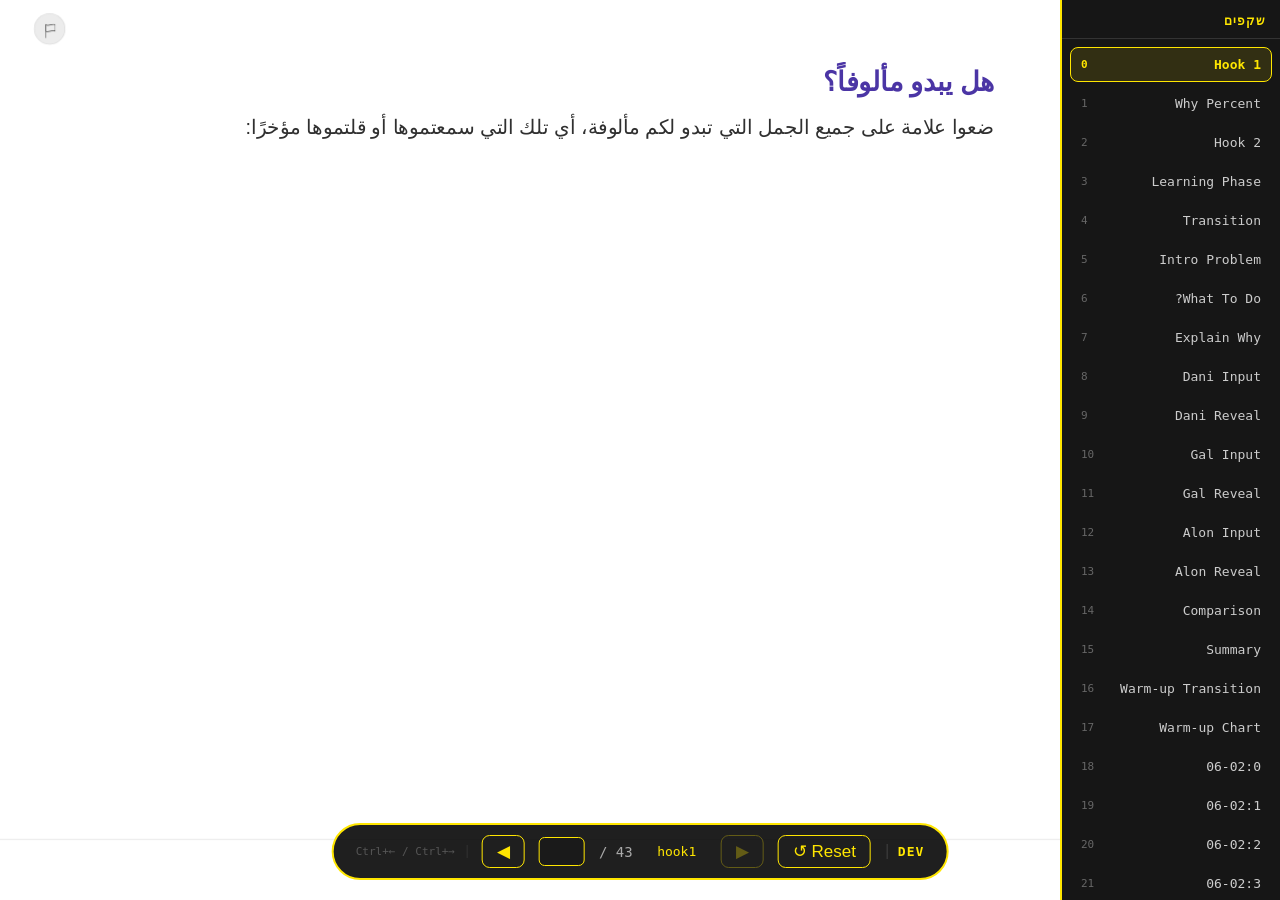
<file: index_dev.html>
<!DOCTYPE html>
<html lang="ar">
<head>
  <meta charset="UTF-8">
  <title>DEV — לומדה | methodica-math-percent-06</title>
  <style>
    * { margin: 0; padding: 0; box-sizing: border-box; }
    body { background: #111; overflow: hidden; }

    /* DEV-only screen sidebar (Storyline-style) + the iframe, side by side —
       never shown in production (index.html is loaded directly there, this
       markup lives only in index_dev.html). row-reverse puts the sidebar on
       the right, matching the lomda's own RTL reading order; the iframe
       fills the rest, so the sidebar never overlays the unit's content —
       it shrinks the iframe instead, and the unit's own scaleApp() (it
       listens for its own window's resize event) re-fits to the new size. */
    #dev-layout { display: flex; flex-direction: row-reverse; width: 100vw; height: 100vh; }
    #lomdah-frame { flex: 1 1 auto; min-width: 0; height: 100vh; border: none; display: block; }
    #dev-bar {
      position: fixed; bottom: 20px; left: 50%; transform: translateX(-50%);
      background: rgba(0,0,0,0.88); color: #fff; border: 2px solid #ffe600;
      border-radius: 32px; padding: 10px 22px;
      display: flex; align-items: center; gap: 14px;
      z-index: 9999; font-family: monospace; font-size: 15px; user-select: none;
      white-space: nowrap;
    }
    #dev-label {
      color: #ffe600; font-weight: 700; font-size: 13px; letter-spacing: 1px;
      padding-left: 10px; border-left: 1px solid #444; margin-left: 2px;
    }
    #dev-bar button {
      background: transparent; border: 1px solid #ffe600; color: #ffe600;
      border-radius: 8px; padding: 5px 14px; cursor: pointer; font-size: 17px;
    }
    #dev-bar button:hover { background: #ffe600; color: #000; }
    #dev-bar button:disabled { opacity: 0.3; cursor: default; background: transparent; color: #ffe600; }
    #btn-reset { border-color: #ff6b6b; color: #ff6b6b; font-size: 13px; }
    #btn-reset:hover { background: #ff6b6b; color: #000; }
    #dev-screen-input {
      width: 46px; text-align: center; background: #1a1a1a;
      color: #ffe600; border: 1px solid #ffe600; border-radius: 6px;
      font-size: 16px; font-family: monospace; padding: 4px;
    }
    #dev-total { color: #aaa; font-size: 14px; }
    #dev-screen-name { color: #ffe600; font-size: 13px; min-width: 60px; text-align: center; }
    #dev-hint { color: #555; font-size: 11px; border-right: 1px solid #333; padding-right: 12px; }
    #dev-datalist-wrap { display: flex; align-items: center; gap: 4px; }

    /* ---------------- DEV screen sidebar (Storyline-style) ---------------- */
    #dev-sidebar {
      flex: 0 0 220px;
      height: 100vh;
      background: #161616;
      border-left: 2px solid #ffe600;
      overflow-y: auto;
      font-family: monospace;
      direction: rtl;
    }
    #dev-sidebar-header {
      position: sticky; top: 0;
      background: #161616;
      color: #ffe600; font-size: 12px; font-weight: 700; letter-spacing: 1px;
      padding: 14px 14px 10px;
      border-bottom: 1px solid #333;
    }
    #dev-sidebar-list { list-style: none; margin: 0; padding: 8px; }
    #dev-sidebar-list li { margin-bottom: 4px; }
    #dev-sidebar-list button {
      width: 100%; display: flex; align-items: center; justify-content: space-between; gap: 8px;
      background: transparent; border: 1px solid transparent; border-radius: 8px;
      color: #ccc; font-family: monospace; font-size: 13px; text-align: right;
      padding: 9px 10px; cursor: pointer;
    }
    #dev-sidebar-list button:hover { background: #262626; border-color: #444; }
    #dev-sidebar-list button.active {
      background: rgba(255,230,0,0.12); border-color: #ffe600; color: #ffe600; font-weight: 700;
    }
    .dev-sidebar-idx { color: #666; font-size: 11px; }
    #dev-sidebar-list button.active .dev-sidebar-idx { color: #ffe600; }
  </style>
</head>
<body>
  <div id="dev-layout">
    <aside id="dev-sidebar">
      <div id="dev-sidebar-header">שקפים</div>
      <ul id="dev-sidebar-list"></ul>
    </aside>
    <!-- Points at the unit shell (index.html), not directly at 06-01 —
         unit-shell.js detects it's embedded in a parent (this file) and
         bridges DEV_READY/DEV_STATE/DEV_GOTO in GLOBAL screen numbers
         (0..39, see unit-manifest.js) across all 6 components, instead of
         only ever exposing 06-01's own 18 local screens. -->
    <iframe id="lomdah-frame" src="index.html"></iframe>
  </div>

  <div id="dev-bar">
    <!-- RTL: next (◀) on LEFT, prev (▶) on RIGHT -->
    <span id="dev-hint">Ctrl+← / Ctrl+→</span>
    <button id="btn-next" onclick="devNext()" title="מסך הבא (Ctrl+←)">◀</button>
    <div id="dev-datalist-wrap">
      <input id="dev-screen-input" type="number" min="0" max="0" value="0" list="dev-screen-options"
             title="הקלד מספר מסך לקפיצה ישירה — כל מסך שמומש כרגע חשוף כאן" onchange="devJump(this.value)">
      <datalist id="dev-screen-options"></datalist>
    </div>
    <span id="dev-total">/ 0</span>
    <span id="dev-screen-name">–</span>
    <button id="btn-prev" onclick="devPrev()" title="מסך קודם (Ctrl+→)">▶</button>
    <button id="btn-reset" onclick="devReset()" title="אפס את מצב המסך הנוכחי (לא משנה מסך)">↺ Reset</button>
    <span id="dev-label">DEV</span>
  </div>

  <script>
    'use strict';

    // Screen list is NOT hardcoded — it's derived live from script.js's
    // DEV_READY/DEV_STATE messages, which read the real DOM (.screen ids).
    // Nothing here needs manual editing as later phases add screens.
    var screens = []; // [{index, id}, ...] — only screens that actually exist today
    var frame      = document.getElementById('lomdah-frame');
    var inputEl    = document.getElementById('dev-screen-input');
    var totalLabel = document.getElementById('dev-total');
    var nameLabel  = document.getElementById('dev-screen-name');
    var btnPrev    = document.getElementById('btn-prev');
    var btnNext    = document.getElementById('btn-next');
    var optionsEl  = document.getElementById('dev-screen-options');
    var sidebarListEl = document.getElementById('dev-sidebar-list');
    var devCurrent = 0;
    var maxRealIndex = 0;

    // Screens intentionally kept out of the active DEV flow — same reasoning
    // as script.js's NAV_FLOW. Empty now that the guided-practice segment
    // (s13-s24, formerly deferred at the old s17 prototype) has been
    // properly wired into the main learner flow — every screen is reachable
    // via the sidebar, Next/Previous, and direct-jump navigation here.
    var DEV_EXCLUDED_SCREEN_IDS = [];

    // id → display name for the DEV sidebar. Not read from the DOM because
    // script.js's DEV_STATE only exposes each screen's id (see devScreenList()
    // there) — this is a small, local mapping, not a new source of truth;
    // screen ids themselves are unchanged. Falls back to the raw id for any
    // screen added later and not yet listed here.
    var SCREEN_NAMES = {
      hook1: 'Hook 1',
      whypercent: 'Why Percent',
      hook2: 'Hook 2',
      learningphase: 'Learning Phase',
      s13: 'Transition',
      s14: 'Intro Problem',
      s15: 'What To Do?',
      s16: 'Explain Why',
      s17: 'Dani Input',
      s18: 'Dani Reveal',
      s19: 'Gal Input',
      s20: 'Gal Reveal',
      s21: 'Alon Input',
      s22: 'Alon Reveal',
      s23: 'Comparison',
      s24: 'Summary',
      s25: 'Warm-up Transition',
      s26: 'Warm-up Chart'
    };

    window.addEventListener('message', function (e) {
      if (!e.data) return;
      if (e.data.type === 'DEV_READY' || e.data.type === 'DEV_STATE') {
        screens = (e.data.screens || []).filter(function (s) {
          return DEV_EXCLUDED_SCREEN_IDS.indexOf(s.id) === -1;
        });
        devCurrent = typeof e.data.current === 'number' ? e.data.current : devCurrent;
        maxRealIndex = screens.length ? Math.max.apply(null, screens.map(function (s) { return s.index; })) : 0;
        totalLabel.textContent = '/ ' + maxRealIndex;
        inputEl.max = maxRealIndex;
        inputEl.value = devCurrent;
        rebuildOptions();
        rebuildSidebar();
        updateNameLabel();
        updateButtons();
      }
    });

    function rebuildOptions() {
      optionsEl.innerHTML = '';
      screens.forEach(function (s) {
        var opt = document.createElement('option');
        opt.value = s.index;
        opt.label = s.id;
        optionsEl.appendChild(opt);
      });
    }

    // Sidebar list — reuses devGoTo() (which itself only talks to the real
    // engine via the existing DEV_GOTO postMessage bridge) rather than any
    // parallel navigation path.
    function rebuildSidebar() {
      sidebarListEl.innerHTML = '';
      screens.forEach(function (s) {
        var li = document.createElement('li');
        var btn = document.createElement('button');
        btn.type = 'button';
        btn.className = (s.index === devCurrent) ? 'active' : '';
        btn.onclick = function () { devGoTo(s.index); };

        var name = document.createElement('span');
        name.textContent = SCREEN_NAMES[s.id] || s.id;
        var idx = document.createElement('span');
        idx.className = 'dev-sidebar-idx';
        idx.textContent = s.index;

        btn.appendChild(name);
        btn.appendChild(idx);
        li.appendChild(btn);
        sidebarListEl.appendChild(li);
      });
    }

    function updateNameLabel() {
      var match = screens.find(function (s) { return s.index === devCurrent; });
      nameLabel.textContent = match ? match.id : ('s' + devCurrent);
    }

    function devGoTo(n) {
      n = Math.max(0, Math.min(maxRealIndex, n));
      frame.contentWindow.postMessage({ type: 'DEV_GOTO', screen: n }, '*');
      // devCurrent/label update on the DEV_STATE echo from goTo(), but set
      // optimistically too so the input reflects the click immediately.
      devCurrent = n;
      inputEl.value = n;
      updateNameLabel();
      updateButtons();
      rebuildSidebar();
    }

    // Position of the current real screen index within the filtered
    // (excluded-screens-removed) `screens` list — used so Next/Previous
    // step through the active flow, not raw index+/-1 (which would land on
    // an excluded screen like s17 sitting between two active ones).
    function devCurrentPos() {
      for (var i = 0; i < screens.length; i++) {
        if (screens[i].index === devCurrent) return i;
      }
      return -1;
    }

    function devNext() {
      var pos = devCurrentPos();
      if (pos === -1 || pos >= screens.length - 1) return;
      devGoTo(screens[pos + 1].index);
    }
    function devPrev() {
      var pos = devCurrentPos();
      if (pos <= 0) return;
      devGoTo(screens[pos - 1].index);
    }
    function devReset() { frame.contentWindow.postMessage({ type: 'DEV_RESET' }, '*'); }

    function devJump(val) {
      var n = parseInt(val, 10);
      if (isNaN(n)) return;
      // Ignore jumps to a screen outside the active DEV flow (e.g. s17) —
      // typing its real index manually must not reach it either.
      var known = screens.some(function (s) { return s.index === n; });
      if (!known) return;
      devGoTo(n);
    }

    function updateButtons() {
      var pos = devCurrentPos();
      btnPrev.disabled = (pos <= 0);
      btnNext.disabled = (pos === -1) || (pos >= screens.length - 1);
    }

    // RTL keyboard: Ctrl+← = forward (next), Ctrl+→ = backward (prev)
    window.addEventListener('keydown', function (e) {
      if (!e.ctrlKey) return;
      if (e.key === 'ArrowLeft')  { e.preventDefault(); devNext(); }
      if (e.key === 'ArrowRight') { e.preventDefault(); devPrev(); }
    });

    inputEl.addEventListener('keydown', function (e) {
      if (e.key === 'Enter') devJump(inputEl.value);
    });

    updateButtons();
  </script>
</body>
</html>
</file>
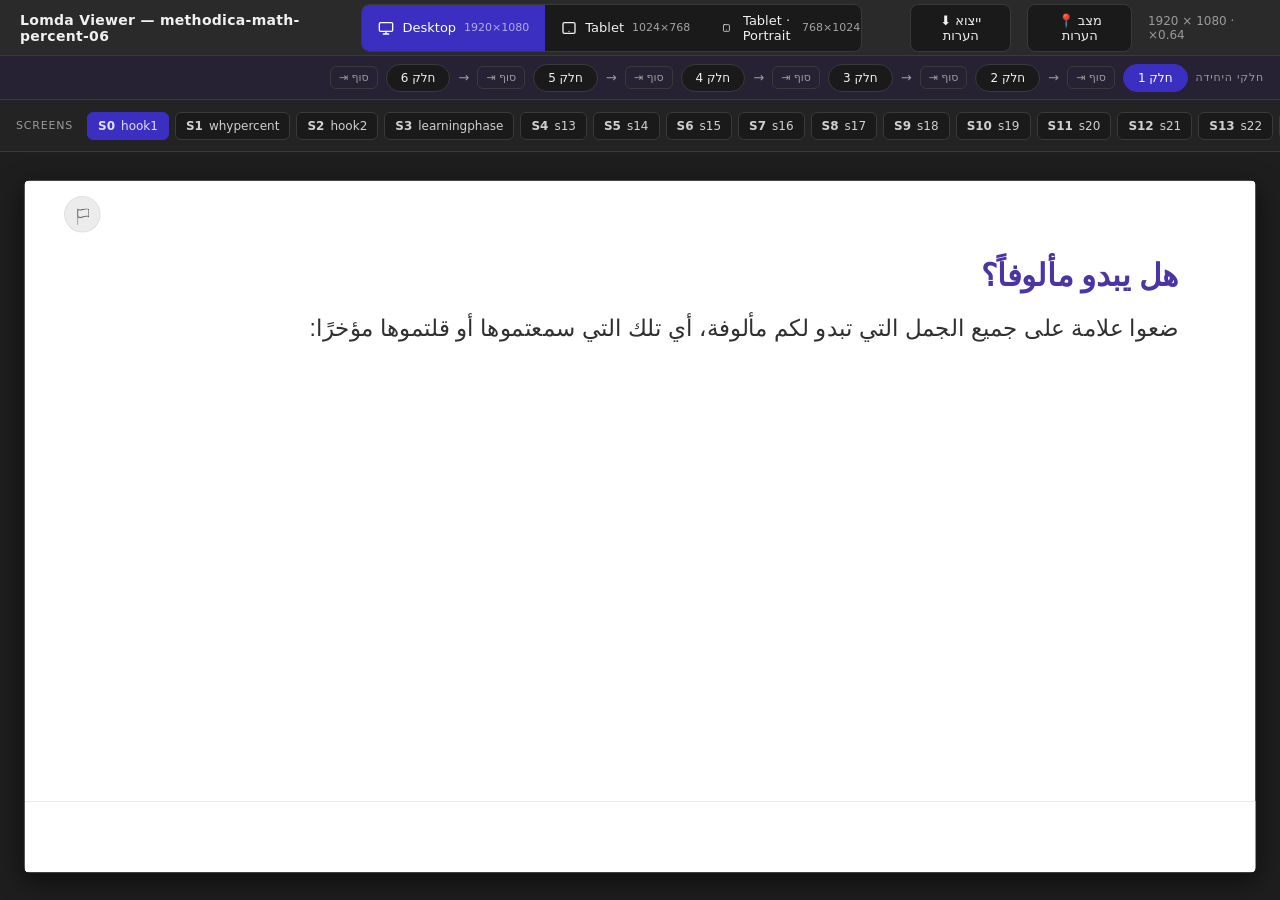
<file: viewer.html>
<!DOCTYPE html>
<html lang="he" dir="rtl">
<head>
  <meta charset="UTF-8">
  <meta name="viewport" content="width=device-width, initial-scale=1.0">
  <title>Viewer — Desktop / Tablet</title>
  <style>
    :root {
      --toolbar-h: 56px;
      --partsbar-h: 44px;
      --navbar-h: 52px;
      --bg: #1e1e1e;
      --panel: #2a2a2a;
      --text: #f0f0f0;
      --muted: #9a9a9a;
      --accent: #3B2FC2;
      --border: #3a3a3a;
    }
    *, *::before, *::after { box-sizing: border-box; margin: 0; padding: 0; }
    html, body { width: 100%; height: 100%; overflow: hidden; background: var(--bg); color: var(--text); font-family: system-ui, -apple-system, "Segoe UI", Roboto, sans-serif; }

    .toolbar {
      height: var(--toolbar-h);
      display: flex; align-items: center; gap: 16px;
      padding: 0 20px;
      background: var(--panel);
      border-bottom: 1px solid var(--border);
      direction: ltr;
    }
    .toolbar h1 { font-size: 14px; font-weight: 600; letter-spacing: 0.3px; }
    .toolbar .spacer { flex: 1; }
    .toolbar .size-readout { font-size: 12px; color: var(--muted); font-variant-numeric: tabular-nums; }

    .seg {
      display: inline-flex; background: #1a1a1a; border: 1px solid var(--border); border-radius: 8px; overflow: hidden;
    }
    .seg button {
      appearance: none; border: 0; background: transparent; color: var(--text);
      padding: 8px 16px; font: inherit; font-size: 13px; cursor: pointer;
      display: inline-flex; align-items: center; gap: 8px;
      transition: background 0.15s ease;
    }
    .seg button:hover { background: #333; }
    .seg button.active { background: var(--accent); color: #fff; }
    .seg button .ico { width: 16px; height: 16px; display: inline-block; }

    .partsbar {
      height: var(--partsbar-h);
      display: flex; align-items: center; gap: 8px;
      padding: 0 16px;
      background: #262233;
      border-bottom: 1px solid var(--border);
      direction: rtl;
      overflow-x: auto;
      scrollbar-width: thin;
    }
    .partsbar .nav-label { font-size: 11px; text-transform: uppercase; letter-spacing: 0.8px; color: var(--muted); flex-shrink: 0; }
    .part-btn {
      appearance: none; border: 1px solid var(--border); background: #1a1a1a; color: var(--text);
      padding: 6px 14px; font: inherit; font-size: 12px; cursor: pointer; border-radius: 999px;
      display: inline-flex; align-items: center; gap: 8px; flex-shrink: 0;
      transition: background 0.15s ease, border-color 0.15s ease;
    }
    .part-btn:hover { background: #333; }
    .part-btn.active { background: var(--accent); border-color: var(--accent); color: #fff; }
    .part-arrow { color: var(--muted); flex-shrink: 0; font-size: 13px; }
    .part-jump {
      appearance: none; border: 1px solid var(--border); background: transparent; color: var(--muted);
      padding: 4px 8px; font: inherit; font-size: 11px; cursor: pointer; border-radius: 6px;
      flex-shrink: 0;
    }
    .part-jump:hover { background: #333; color: var(--text); }

    .navbar {
      height: var(--navbar-h);
      display: flex; align-items: center; gap: 6px;
      padding: 0 16px;
      background: #232323;
      border-bottom: 1px solid var(--border);
      direction: ltr;
      overflow-x: auto;
      scrollbar-width: thin;
    }
    .navbar .nav-label { font-size: 11px; text-transform: uppercase; letter-spacing: 0.8px; color: var(--muted); margin-right: 8px; flex-shrink: 0; }
    .nav-btn {
      appearance: none; border: 1px solid var(--border); background: #1a1a1a; color: var(--text);
      padding: 6px 10px; font: inherit; font-size: 12px; cursor: pointer; border-radius: 6px;
      display: inline-flex; align-items: center; gap: 6px; flex-shrink: 0;
      transition: background 0.15s ease, border-color 0.15s ease;
    }
    .nav-btn:hover { background: #333; }
    .nav-btn.active { background: var(--accent); border-color: var(--accent); color: #fff; }
    .nav-btn .nb-num { font-weight: 700; opacity: 0.85; font-variant-numeric: tabular-nums; }
    .nav-btn .nb-name { opacity: 0.85; }
    .nav-btn:disabled { opacity: 0.4; cursor: not-allowed; }

    .dev-controls {
      display: flex; align-items: center; gap: 8px;
      padding: 0 16px 0 0;
      border-left: 1px solid var(--border);
      margin-left: 8px;
      flex-shrink: 0;
    }
    .dev-controls button {
      appearance: none; border: 1px solid var(--border); background: #1a1a1a; color: var(--text);
      padding: 6px 10px; font: inherit; font-size: 12px; cursor: pointer; border-radius: 6px;
    }
    .dev-controls button:hover { background: #333; }
    .dev-controls button:disabled { opacity: 0.4; cursor: not-allowed; }
    #btn-viewer-reset { border-color: #ff6b6b; color: #ff6b6b; }
    #btn-viewer-reset:hover { background: #ff6b6b; color: #000; }
    #current-screen-readout {
      font-size: 12px; color: var(--muted); font-variant-numeric: tabular-nums;
      min-width: 90px;
    }

    .stage {
      position: absolute; top: calc(var(--toolbar-h) + var(--partsbar-h) + var(--navbar-h)); left: 0; right: 0; bottom: 0;
      display: flex; align-items: center; justify-content: center;
      overflow: auto;
      padding: 24px;
    }

    @media (max-width: 900px) {
      .toolbar { gap: 10px; padding: 0 12px; }
      .toolbar h1 { display: none; }
      .seg button .ico { display: none; }
      .seg button span { display: none; }
    }
    @media (max-width: 600px) {
      :root { --toolbar-h: 48px; --navbar-h: 48px; }
      .toolbar .size-readout { font-size: 11px; }
      .seg button { padding: 6px 10px; font-size: 12px; }
      .nav-btn { padding: 5px 8px; font-size: 11px; }
      .nav-btn .nb-name { display: none; }
      .navbar .nav-label { display: none; }
      .stage { padding: 12px; }
    }

    .device-shell {
      position: relative;
      transition: width 0.2s ease, height 0.2s ease;
      flex: 0 0 auto;
    }
    .device-scale {
      position: absolute; top: 0; left: 0;
      transform-origin: top left;
      transition: transform 0.2s ease;
    }
    /* Hotspot layer sits directly in .device-shell (a SIBLING of the scaled
       .device-scale, not a child of it) so it always spans the frame's real
       on-screen box at 1:1 — pins/editor stay normal size and crisp no
       matter how small the desktop-canvas scale (×0.20 etc.) is. Pin
       positions are plain left/top percentages, which is why they stay
       correct across resize/device-preset changes with no recompute. */
    .hotspot-layer {
      position: absolute; inset: 0;
      pointer-events: none; /* clicks pass through to the iframe unless annotate mode is on */
    }
    .hotspot-layer.annotate-active {
      pointer-events: auto;
      cursor: crosshair;
      outline: 2px dashed #ffb84d;
      outline-offset: -2px;
    }
    .hotspot-pin {
      position: absolute;
      width: 26px; height: 26px;
      transform: translate(-50%, -50%);
      border-radius: 50%;
      background: #ffb84d;
      color: #1a1200;
      border: 2px solid #1e1e1e;
      font: 700 12px/1 system-ui, sans-serif;
      display: flex; align-items: center; justify-content: center;
      cursor: pointer;
      pointer-events: auto;
      box-shadow: 0 2px 8px rgba(0,0,0,0.5);
      z-index: 5;
    }
    .hotspot-pin:hover { background: #ffcf80; }
    .hotspot-editor {
      position: absolute;
      transform: translate(-50%, 12px);
      width: 240px;
      background: #262626;
      border: 1px solid #ffb84d;
      border-radius: 8px;
      padding: 10px;
      box-shadow: 0 8px 24px rgba(0,0,0,0.6);
      z-index: 6;
      pointer-events: auto;
      direction: rtl;
    }
    .hotspot-editor textarea {
      width: 100%; min-height: 64px; resize: vertical;
      background: #1a1a1a; color: var(--text); border: 1px solid var(--border);
      border-radius: 6px; padding: 6px 8px; font: inherit; font-size: 13px;
    }
    .hotspot-editor .he-row { display: flex; gap: 6px; margin-top: 8px; }
    .hotspot-editor button {
      appearance: none; border: 1px solid var(--border); border-radius: 6px;
      padding: 5px 10px; font: inherit; font-size: 12px; cursor: pointer;
    }
    .hotspot-editor .he-save { background: var(--accent); border-color: var(--accent); color: #fff; }
    .hotspot-editor .he-delete { background: transparent; border-color: #b23b3b; color: #ff8a8a; margin-left: auto; }
    .hotspot-editor .he-cancel { background: transparent; color: var(--muted); }

    .annotate-toggle {
      appearance: none; border: 1px solid var(--border); background: #1a1a1a; color: var(--text);
      padding: 8px 14px; font: inherit; font-size: 13px; cursor: pointer; border-radius: 8px;
      display: inline-flex; align-items: center; gap: 6px;
    }
    .annotate-toggle:hover { background: #333; }
    .annotate-toggle.active { background: #ffb84d; border-color: #ffb84d; color: #1a1200; }
    .export-btn {
      appearance: none; border: 1px solid var(--border); background: #1a1a1a; color: var(--text);
      padding: 8px 14px; font: inherit; font-size: 13px; cursor: pointer; border-radius: 8px;
    }
    .export-btn:hover { background: #333; }
    .hotspot-count {
      font-size: 12px; color: var(--muted); font-variant-numeric: tabular-nums;
    }

    .device-frame {
      background: #000;
      border: 1px solid var(--border);
      border-radius: 8px;
      box-shadow: 0 12px 40px rgba(0, 0, 0, 0.6);
      overflow: hidden;
      transition: width 0.2s ease, height 0.2s ease;
    }
    .device-frame iframe {
      width: 100%; height: 100%;
      border: 0; display: block; background: #fff;
    }
  </style>
</head>
<body>

  <div class="toolbar">
    <h1>Lomda Viewer — methodica-math-percent-06</h1>

    <div class="seg" role="group" aria-label="Device">
      <button type="button" data-device="desktop" class="active" aria-pressed="true">
        <svg class="ico" viewBox="0 0 24 24" fill="none" stroke="currentColor" stroke-width="2" stroke-linecap="round" stroke-linejoin="round"><rect x="2" y="4" width="20" height="13" rx="2"/><path d="M8 21h8M12 17v4"/></svg>
        Desktop
        <span style="color:rgba(255,255,255,0.6); font-size:11px;">1920×1080</span>
      </button>
      <button type="button" data-device="tablet" aria-pressed="false">
        <svg class="ico" viewBox="0 0 24 24" fill="none" stroke="currentColor" stroke-width="2" stroke-linecap="round" stroke-linejoin="round"><rect x="3" y="4" width="18" height="16" rx="2"/><path d="M12 17h.01"/></svg>
        Tablet
        <span style="color:rgba(255,255,255,0.6); font-size:11px;">1024×768</span>
      </button>
      <button type="button" data-device="tablet-portrait" aria-pressed="false">
        <svg class="ico" viewBox="0 0 24 24" fill="none" stroke="currentColor" stroke-width="2" stroke-linecap="round" stroke-linejoin="round"><rect x="4" y="3" width="16" height="18" rx="2"/><path d="M12 17h.01"/></svg>
        Tablet · Portrait
        <span style="color:rgba(255,255,255,0.6); font-size:11px;">768×1024</span>
      </button>
    </div>

    <div class="spacer"></div>
    <span class="hotspot-count" id="hotspot-count"></span>
    <button type="button" class="export-btn" id="btn-export-hotspots" title="ייצוא כל ההערות לקובץ Markdown+JSON">⬇ ייצוא הערות</button>
    <button type="button" class="annotate-toggle" id="btn-annotate-toggle" title="סמן/י נקודות עם הערות על המסך">📍 מצב הערות</button>
    <div class="size-readout" id="size-readout">— × —  ·  ×—</div>
  </div>

  <nav class="partsbar" id="partsbar" aria-label="Jump to unit part (scene)">
    <span class="nav-label">חלקי היחידה</span>
    <!-- Buttons injected by JS from the PARTS array below — this is the
         "Scenes" row: each button is a whole component folder (06-01/02/03…).
         The ◀ end-of-part arrow jumps that part's iframe to its own last
         screen without switching parts, so you can line it up against the
         next part's opening screen to see the transition. -->
  </nav>

  <nav class="navbar" id="navbar" aria-label="Jump to screen">
    <span class="nav-label">Screens</span>
    <!-- Buttons are injected by JS, derived live from the app's DEV_READY/
         DEV_STATE messages — never hardcoded, so this list grows on its own
         as later phases add screens. -->
    <div class="dev-controls">
      <button type="button" id="btn-viewer-prev" title="Previous screen">◀ Prev</button>
      <button type="button" id="btn-viewer-next" title="Next screen">Next ▶</button>
      <button type="button" id="btn-viewer-reset" title="Reset current screen's state only — does not navigate">↺ Reset</button>
      <span id="current-screen-readout">—</span>
    </div>
  </nav>

  <div class="stage" id="stage">
    <div class="device-shell" id="device-shell">
      <div class="device-scale" id="device-scale">
        <div class="device-frame" id="device-frame">
          <iframe id="device-iframe" src="methodica-math-percent-06-01/index.html" title="App preview"></iframe>
        </div>
      </div>
      <!-- Sibling of .device-scale, NOT a child of it — sits at the frame's
           real on-screen box regardless of the internal scale transform. -->
      <div class="hotspot-layer" id="hotspot-layer"></div>
    </div>
  </div>

  <script>
    const DEVICES = {
      desktop:         { w: 1920, h: 1080, label: 'Desktop' },
      tablet:          { w: 1024, h:  768, label: 'Tablet · Landscape' },
      'tablet-portrait': { w:  768, h: 1024, label: 'Tablet · Portrait'  },
    };

    // Unit parts ("scenes") — each is a self-contained component folder with
    // its own index.html/script.js. Unlike SCREENS (derived live from the
    // running app), this list can't be discovered automatically over
    // file:// — add one line here when a new component folder is built.
    const PARTS = [
      { id: '06-01', label: 'חלק 1', path: 'methodica-math-percent-06-01/index.html' },
      { id: '06-02', label: 'חלק 2', path: 'methodica-math-percent-06-02/index.html' },
      { id: '06-03', label: 'חלק 3', path: 'methodica-math-percent-06-03/index.html' },
      { id: '06-04', label: 'חלק 4', path: 'methodica-math-percent-06-04/index.html' },
      { id: '06-05', label: 'חלק 5', path: 'methodica-math-percent-06-05/index.html' },
      { id: '06-06', label: 'חלק 6', path: 'methodica-math-percent-06-06/index.html' },
    ];
    let currentPart = 0;
    let jumpToEndOnReady = false;

    // Screen list is NOT hardcoded here — it's derived live from the app's
    // own DEV_READY/DEV_STATE postMessage payload (script.js reads the real
    // .screen ids from the DOM and reports them). Nothing in this file needs
    // manual editing as later phases add screens.
    let SCREENS = []; // [{n, name}, ...] — populated on first DEV_READY

    const stage           = document.getElementById('stage');
    const shellEl         = document.getElementById('device-shell');
    const scaleEl         = document.getElementById('device-scale');
    const frameEl         = document.getElementById('device-frame');
    const iframeEl        = document.getElementById('device-iframe');
    const readoutEl       = document.getElementById('size-readout');
    const navbar          = document.getElementById('navbar');
    const partsbar        = document.getElementById('partsbar');
    const devBtns         = document.querySelectorAll('.seg button');
    const btnPrev         = document.getElementById('btn-viewer-prev');
    const btnNext         = document.getElementById('btn-viewer-next');
    const btnReset        = document.getElementById('btn-viewer-reset');
    const currentReadout  = document.getElementById('current-screen-readout');
    const hotspotLayer    = document.getElementById('hotspot-layer');
    const btnAnnotate     = document.getElementById('btn-annotate-toggle');
    const btnExport       = document.getElementById('btn-export-hotspots');
    const hotspotCountEl  = document.getElementById('hotspot-count');

    let current      = 'desktop'; // default/main QA preset — 1920×1080 desktop
    let activeScreen = 0;
    let totalScreens = 0;
    let navBtns      = [];

    function applyDevice() {
      const d = DEVICES[current];
      frameEl.style.width  = d.w + 'px';
      frameEl.style.height = d.h + 'px';
      fitScale();
    }

    function fitScale() {
      const d = DEVICES[current];
      const padding = 48;
      const availW = stage.clientWidth  - padding;
      const availH = stage.clientHeight - padding;
      const scale  = Math.min(1, availW / d.w, availH / d.h);
      shellEl.style.width  = (d.w * scale) + 'px';
      shellEl.style.height = (d.h * scale) + 'px';
      scaleEl.style.width  = d.w + 'px';
      scaleEl.style.height = d.h + 'px';
      scaleEl.style.transform = `scale(${scale})`;
      readoutEl.textContent =
        `${d.w} × ${d.h}  ·  ×${scale.toFixed(2)}`;
    }

    devBtns.forEach(btn => {
      btn.addEventListener('click', () => {
        current = btn.dataset.device;
        devBtns.forEach(b => {
          const on = b === btn;
          b.classList.toggle('active', on);
          b.setAttribute('aria-pressed', on ? 'true' : 'false');
        });
        applyDevice();
      });
    });

    window.addEventListener('resize', fitScale);
    applyDevice();

    // ─── Screen jumper — message-driven, auto-extends ─────────────────────
    // No direct cross-frame property access (iframeEl.contentWindow.goTo/
    // .currentScreen) — that requires same-origin and is fragile over
    // file://. Everything here goes through postMessage, which works
    // identically over file:// or http://.

    function buildNav() {
      navBtns.forEach(b => b.remove());
      navBtns = [];
      SCREENS.forEach(s => {
        const b = document.createElement('button');
        b.type = 'button';
        b.className = 'nav-btn';
        b.dataset.screen = s.n;
        b.innerHTML = `<span class="nb-num">S${s.n}</span><span class="nb-name">${s.name}</span>`;
        b.addEventListener('click', () => jumpTo(s.n));
        // Insert before .dev-controls so prev/next/reset always stay last.
        navbar.insertBefore(b, navbar.querySelector('.dev-controls'));
        navBtns.push(b);
      });
      setActive(activeScreen);
    }

    function setActive(n) {
      activeScreen = n;
      navBtns.forEach(b => {
        b.classList.toggle('active', Number(b.dataset.screen) === n);
      });
      const match = SCREENS.find(s => s.n === n);
      currentReadout.textContent = match ? `Screen ${n} — ${match.name}` : `Screen ${n}`;
      btnPrev.disabled = n <= 0;
      btnNext.disabled = n >= totalScreens - 1;
      renderHotspots();
    }

    // DEV navigation is never blocked by learner progression/lock state —
    // goTo() in script.js has no completion gating, so this always works
    // regardless of whether the current screen's Continue button is locked.
    function jumpTo(n) {
      iframeEl.contentWindow.postMessage({ type: 'DEV_GOTO', screen: n }, '*');
    }
    function jumpNext()  { jumpTo(Math.min(totalScreens - 1, activeScreen + 1)); }
    function jumpPrev()  { jumpTo(Math.max(0, activeScreen - 1)); }
    function resetCurrent() { iframeEl.contentWindow.postMessage({ type: 'DEV_RESET' }, '*'); }

    btnNext.addEventListener('click', jumpNext);
    btnPrev.addEventListener('click', jumpPrev);
    btnReset.addEventListener('click', resetCurrent);

    // ─── Parts ("Scenes") — switch which component folder is loaded ───────
    // Each part is a fully separate app (own script.js/index.html), so
    // switching parts reloads the iframe from scratch — there's no shared
    // state to carry across. `toEnd` requests landing on that part's own
    // last screen once it reports ready, so its ending can be lined up
    // against the next part's opening screen to inspect the transition.
    function switchPart(index, toEnd) {
      if (index === currentPart && !toEnd) return;
      currentPart = index;
      jumpToEndOnReady = !!toEnd;
      totalScreens = 0;
      SCREENS = [];
      buildNav();
      renderPartsActive();
      iframeEl.src = PARTS[index].path;
    }

    function renderPartsActive() {
      partsbar.querySelectorAll('.part-btn').forEach(b => {
        b.classList.toggle('active', Number(b.dataset.part) === currentPart);
      });
    }

    function buildParts() {
      PARTS.forEach((p, i) => {
        if (i > 0) {
          const arrow = document.createElement('span');
          arrow.className = 'part-arrow';
          arrow.textContent = '→';
          partsbar.appendChild(arrow);
        }
        const b = document.createElement('button');
        b.type = 'button';
        b.className = 'part-btn';
        b.dataset.part = i;
        b.textContent = p.label;
        b.addEventListener('click', () => switchPart(i, false));
        partsbar.appendChild(b);

        const jumpBtn = document.createElement('button');
        jumpBtn.type = 'button';
        jumpBtn.className = 'part-jump';
        jumpBtn.title = `קפוץ למסך האחרון של ${p.label}`;
        jumpBtn.textContent = 'סוף ⇥';
        jumpBtn.addEventListener('click', () => {
          if (i === currentPart) jumpTo(totalScreens - 1);
          else switchPart(i, true);
        });
        partsbar.appendChild(jumpBtn);
      });
      renderPartsActive();
    }

    buildParts();

    window.addEventListener('message', (e) => {
      if (!e.data) return;
      if (e.data.type === 'DEV_READY' || e.data.type === 'DEV_STATE') {
        totalScreens = e.data.total || 0;
        SCREENS = (e.data.screens || []).map(s => ({ n: s.index, name: s.id }));
        buildNav();
        if (jumpToEndOnReady) {
          jumpToEndOnReady = false;
          setActive(totalScreens - 1);
          jumpTo(totalScreens - 1);
        } else {
          setActive(typeof e.data.current === 'number' ? e.data.current : 0);
        }
      }
    });

    // ─── Hotspot annotations — pin + note on any screen, exportable ───────
    // Stored in localStorage (not per-part — one flat list across the whole
    // unit) so they survive reloads/part-switches. Each hotspot is tagged
    // with the part id + screen index/name it was placed on; only the
    // hotspots matching the CURRENTLY displayed part+screen are rendered.
    const HOTSPOT_STORAGE_KEY = 'methodica06_viewer_hotspots';
    let hotspots = loadHotspots();
    let annotateMode = false;
    let nextHotspotId = hotspots.reduce((max, h) => Math.max(max, h.id), 0) + 1;
    let openEditorEl = null;

    function loadHotspots() {
      try {
        return JSON.parse(localStorage.getItem(HOTSPOT_STORAGE_KEY) || '[]');
      } catch (err) {
        return [];
      }
    }
    function saveHotspots() {
      localStorage.setItem(HOTSPOT_STORAGE_KEY, JSON.stringify(hotspots));
      updateHotspotCount();
    }
    function updateHotspotCount() {
      hotspotCountEl.textContent = hotspots.length ? `${hotspots.length} הערות` : '';
    }

    function closeEditor() {
      if (openEditorEl) { openEditorEl.remove(); openEditorEl = null; }
    }

    function renderHotspots() {
      closeEditor();
      hotspotLayer.querySelectorAll('.hotspot-pin').forEach(p => p.remove());
      const partId = PARTS[currentPart].id;
      const visible = hotspots
        .filter(h => h.partId === partId && h.screenIndex === activeScreen)
        .sort((a, b) => a.id - b.id);
      visible.forEach((h, i) => {
        const pin = document.createElement('div');
        pin.className = 'hotspot-pin';
        pin.style.left = (h.xFrac * 100) + '%';
        pin.style.top  = (h.yFrac * 100) + '%';
        pin.textContent = i + 1;
        pin.title = h.text;
        pin.addEventListener('click', (e) => {
          e.stopPropagation();
          openEditor(h.xFrac, h.yFrac, h);
        });
        hotspotLayer.appendChild(pin);
      });
      updateHotspotCount();
    }

    function openEditor(xFrac, yFrac, existing) {
      closeEditor();
      const editor = document.createElement('div');
      editor.className = 'hotspot-editor';
      editor.style.left = (xFrac * 100) + '%';
      editor.style.top  = (yFrac * 100) + '%';
      editor.addEventListener('click', (e) => e.stopPropagation());

      const textarea = document.createElement('textarea');
      textarea.dir = 'auto';
      textarea.placeholder = 'מה צריך לתקן כאן?';
      textarea.value = existing ? existing.text : '';
      editor.appendChild(textarea);

      const row = document.createElement('div');
      row.className = 'he-row';

      const saveBtn = document.createElement('button');
      saveBtn.className = 'he-save';
      saveBtn.textContent = 'שמירה';
      saveBtn.addEventListener('click', () => {
        const text = textarea.value.trim();
        if (!text) { closeEditor(); return; }
        if (existing) {
          existing.text = text;
        } else {
          hotspots.push({
            id: nextHotspotId++,
            partId: PARTS[currentPart].id,
            partLabel: PARTS[currentPart].label,
            screenIndex: activeScreen,
            screenName: (SCREENS.find(s => s.n === activeScreen) || {}).name || null,
            device: current,
            xFrac, yFrac,
            text,
          });
        }
        saveHotspots();
        renderHotspots();
      });
      row.appendChild(saveBtn);

      if (existing) {
        const delBtn = document.createElement('button');
        delBtn.className = 'he-delete';
        delBtn.textContent = 'מחיקה';
        delBtn.addEventListener('click', () => {
          hotspots = hotspots.filter(h => h.id !== existing.id);
          saveHotspots();
          renderHotspots();
        });
        row.appendChild(delBtn);
      }

      const cancelBtn = document.createElement('button');
      cancelBtn.className = 'he-cancel';
      cancelBtn.textContent = 'ביטול';
      cancelBtn.addEventListener('click', () => closeEditor());
      row.appendChild(cancelBtn);

      editor.appendChild(row);
      hotspotLayer.appendChild(editor);
      openEditorEl = editor;
      textarea.focus();
    }

    hotspotLayer.addEventListener('click', (e) => {
      if (!annotateMode) return;
      if (e.target.closest('.hotspot-pin') || e.target.closest('.hotspot-editor')) return;
      const rect = hotspotLayer.getBoundingClientRect();
      const xFrac = Math.min(1, Math.max(0, (e.clientX - rect.left) / rect.width));
      const yFrac = Math.min(1, Math.max(0, (e.clientY - rect.top) / rect.height));
      openEditor(xFrac, yFrac, null);
    });

    btnAnnotate.addEventListener('click', () => {
      annotateMode = !annotateMode;
      btnAnnotate.classList.toggle('active', annotateMode);
      hotspotLayer.classList.toggle('annotate-active', annotateMode);
      if (!annotateMode) closeEditor();
    });

    function exportHotspots() {
      if (!hotspots.length) { alert('אין הערות לייצוא עדיין.'); return; }
      const byPartScreen = {};
      hotspots.forEach(h => {
        const key = h.partId + '|' + h.screenIndex;
        (byPartScreen[key] = byPartScreen[key] || []).push(h);
      });
      const ordered = [...hotspots].sort((a, b) =>
        a.partId.localeCompare(b.partId) || a.screenIndex - b.screenIndex || a.id - b.id);

      let md = `# הערות QA — methodica-math-percent-06\n\nיוצא: ${new Date().toLocaleString('he-IL')}\n\n`;
      let lastKey = null;
      ordered.forEach(h => {
        const key = h.partId + '|' + h.screenIndex;
        if (key !== lastKey) {
          md += `\n## ${h.partLabel} — מסך ${h.screenIndex}${h.screenName ? ' (' + h.screenName + ')' : ''}\n\n`;
          lastKey = key;
        }
        md += `- **[${Math.round(h.xFrac * 100)}%, ${Math.round(h.yFrac * 100)}%]** (${h.device}): ${h.text}\n`;
      });
      md += '\n---\n\n```json\n' + JSON.stringify(ordered, null, 2) + '\n```\n';

      const blob = new Blob([md], { type: 'text/markdown' });
      const url = URL.createObjectURL(blob);
      const a = document.createElement('a');
      a.href = url;
      a.download = 'methodica-06-annotations.md';
      document.body.appendChild(a);
      a.click();
      a.remove();
      URL.revokeObjectURL(url);
    }
    btnExport.addEventListener('click', exportHotspots);

    updateHotspotCount();
  </script>

</body>
</html>
</file>
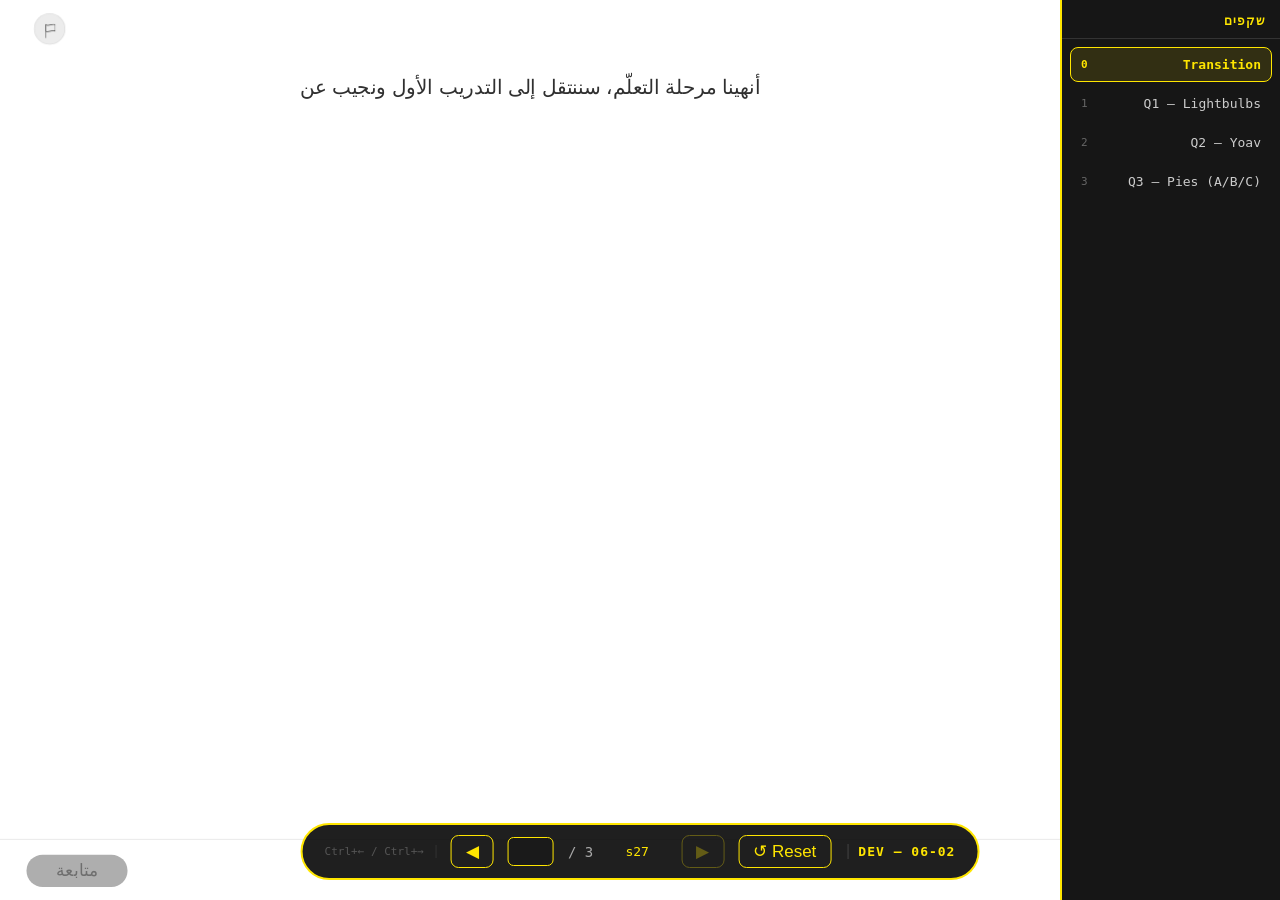
<file: methodica-math-percent-06-02/index_dev.html>
<!DOCTYPE html>
<html lang="ar">
<head>
  <meta charset="UTF-8">
  <title>DEV — לומדה | methodica-math-percent-06-02</title>
  <link rel="stylesheet" href="../unit-css/dev-nav.css?v=1">
</head>
<body>
  <!-- Dev-only screen navigator. Markup, styles and behaviour are shared:
       ../unit-js/dev-nav.js + ../unit-css/dev-nav.css. Only this component's
       config lives here. -->
  <script>
    window.DEV_NAV_CONFIG = {
      label: 'DEV — 06-02',
      excluded: [],
      screenNames: {
        s27: 'Transition',
        s28: 'Q1 — Lightbulbs',
        s29: 'Q2 — Yoav',
        s30: 'Q3 — Pies (A/B/C)'
      }
    };
  </script>
  <script src="../unit-js/dev-nav.js?v=1"></script>
</body>
</html>
</file>
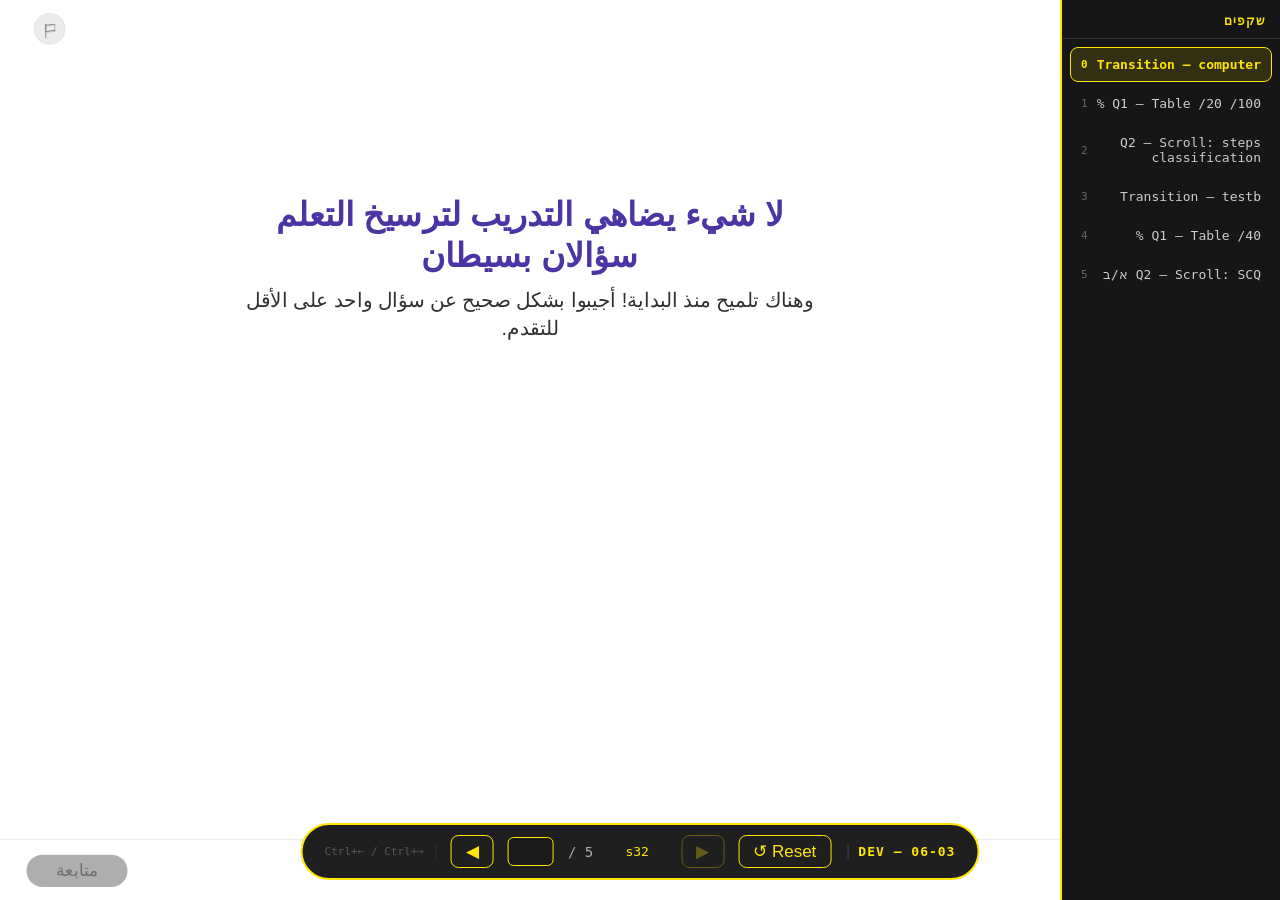
<file: methodica-math-percent-06-03/index_dev.html>
<!DOCTYPE html>
<html lang="ar">
<head>
  <meta charset="UTF-8">
  <title>DEV — לומדה | methodica-math-percent-06-03</title>
  <link rel="stylesheet" href="../unit-css/dev-nav.css?v=1">
</head>
<body>
  <!-- Dev-only screen navigator. Markup, styles and behaviour are shared:
       ../unit-js/dev-nav.js + ../unit-css/dev-nav.css. Only this component's
       config lives here. -->
  <script>
    window.DEV_NAV_CONFIG = {
      label: 'DEV — 06-03',
      excluded: [],
      screenNames: {
        s32: 'Transition — computer',
        s33: 'Q1 — Table /20 /100 %',
        s3435: 'Q2 — Scroll: steps classification',
        s36: 'Transition — testb',
        s37: 'Q1 — Table /40 %',
        s3839: 'Q2 — Scroll: SCQ א/ב'
      }
    };
  </script>
  <script src="../unit-js/dev-nav.js?v=1"></script>
</body>
</html>
</file>
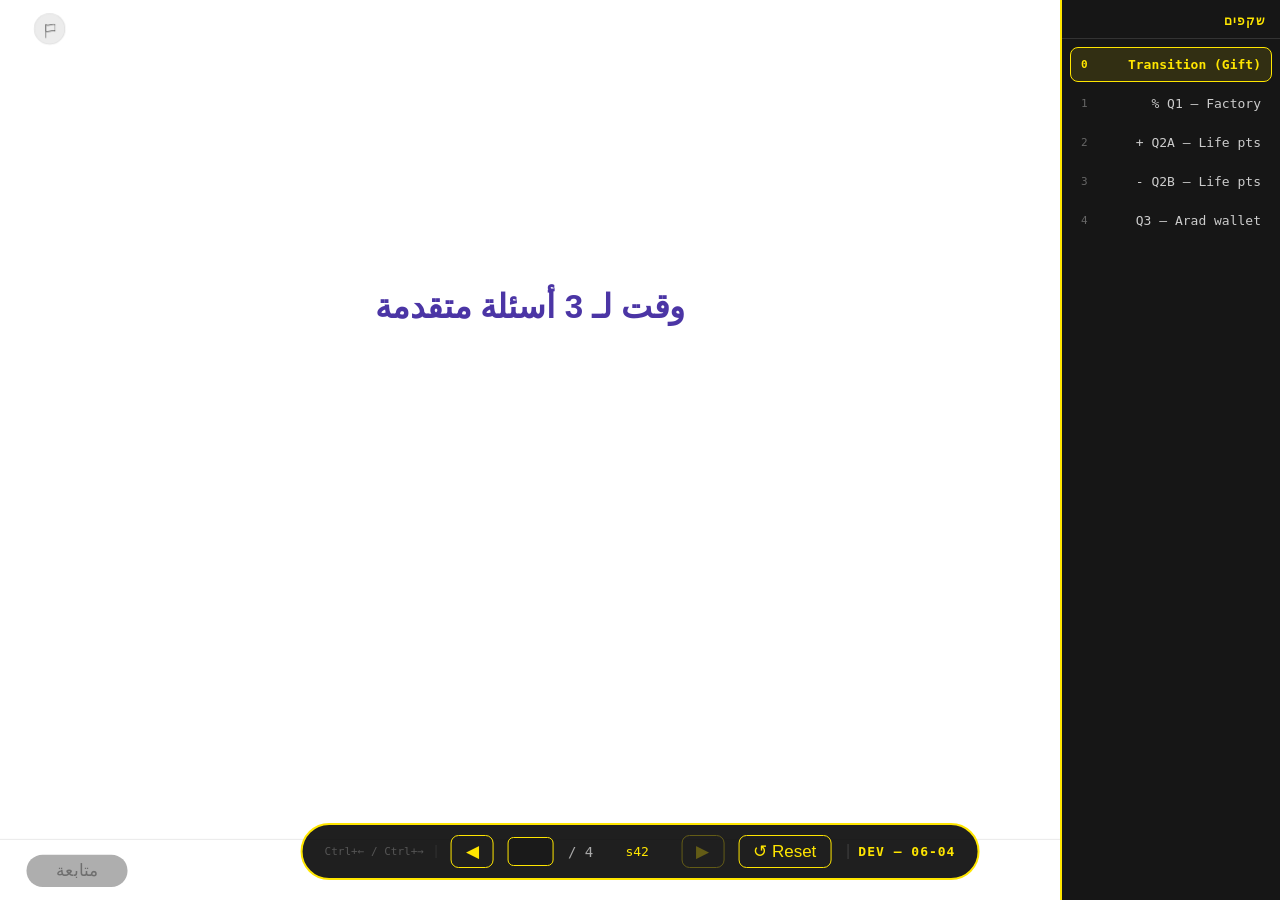
<file: methodica-math-percent-06-04/index_dev.html>
<!DOCTYPE html>
<html lang="ar">
<head>
  <meta charset="UTF-8">
  <title>DEV — לומדה | methodica-math-percent-06-04</title>
  <link rel="stylesheet" href="../unit-css/dev-nav.css?v=1">
</head>
<body>
  <!-- Dev-only screen navigator. Markup, styles and behaviour are shared:
       ../unit-js/dev-nav.js + ../unit-css/dev-nav.css. Only this component's
       config lives here. -->
  <script>
    window.DEV_NAV_CONFIG = {
      label: 'DEV — 06-04',
      excluded: [],
      screenNames: {
        s42: 'Transition (Gift)',
        s43: 'Q1 — Factory %',
        s44: 'Q2A — Life pts +',
        s45: 'Q2B — Life pts -',
        s46: 'Q3 — Arad wallet'
      }
    };
  </script>
  <script src="../unit-js/dev-nav.js?v=1"></script>
</body>
</html>
</file>
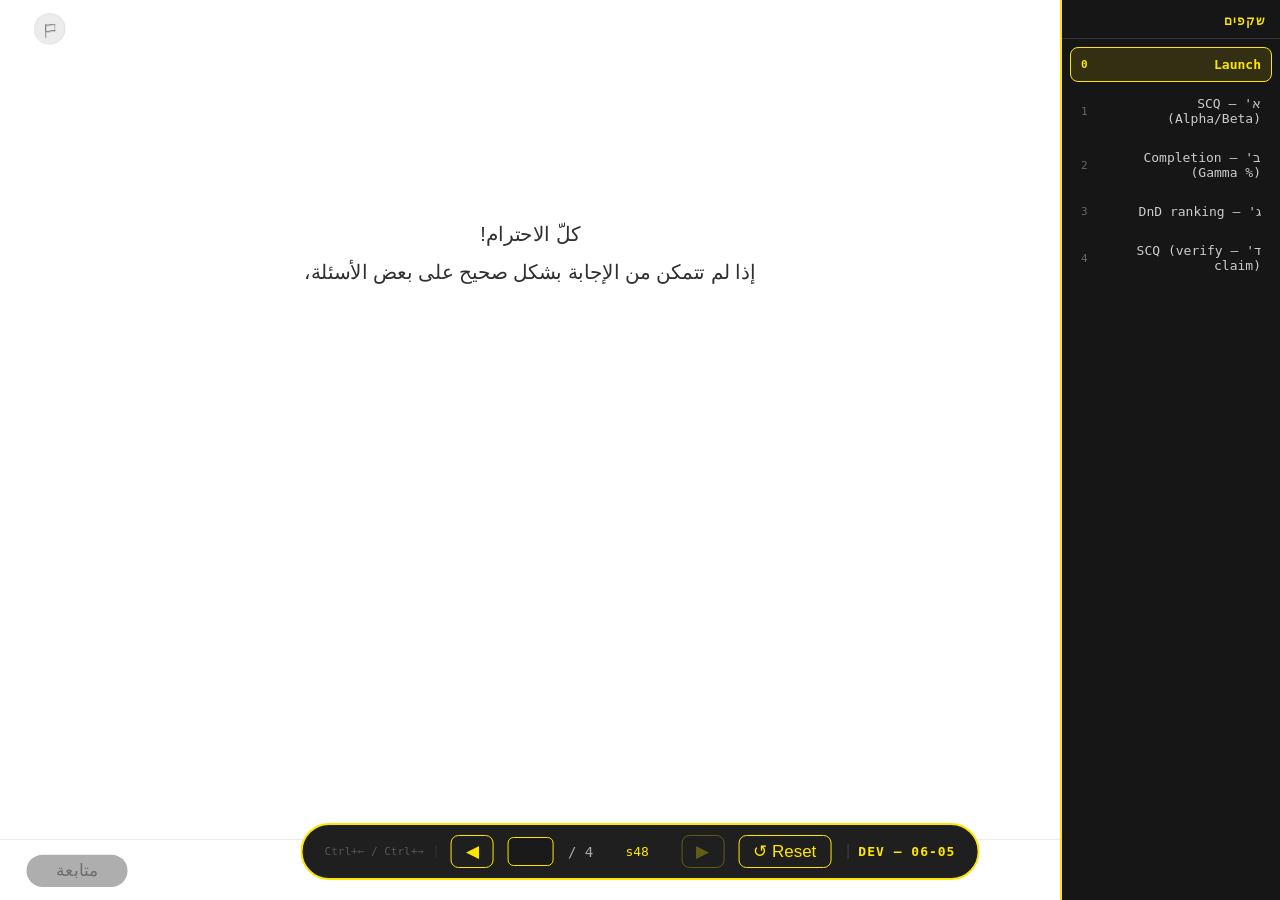
<file: methodica-math-percent-06-05/index_dev.html>
<!DOCTYPE html>
<html lang="ar">
<head>
  <meta charset="UTF-8">
  <title>DEV — לומדה | methodica-math-percent-06-05</title>
  <link rel="stylesheet" href="../unit-css/dev-nav.css?v=1">
</head>
<body>
  <!-- Dev-only screen navigator. Markup, styles and behaviour are shared:
       ../unit-js/dev-nav.js + ../unit-css/dev-nav.css. Only this component's
       config lives here. -->
  <script>
    window.DEV_NAV_CONFIG = {
      label: 'DEV — 06-05',
      excluded: [],
      screenNames: {
        s48: 'Launch',
        s49: "א' — SCQ (Alpha/Beta)",
        s50: "ב' — Completion (Gamma %)",
        s51: "ג' — DnD ranking",
        s52: "ד' — SCQ (verify claim)"
      }
    };
  </script>
  <script src="../unit-js/dev-nav.js?v=1"></script>
</body>
</html>
</file>
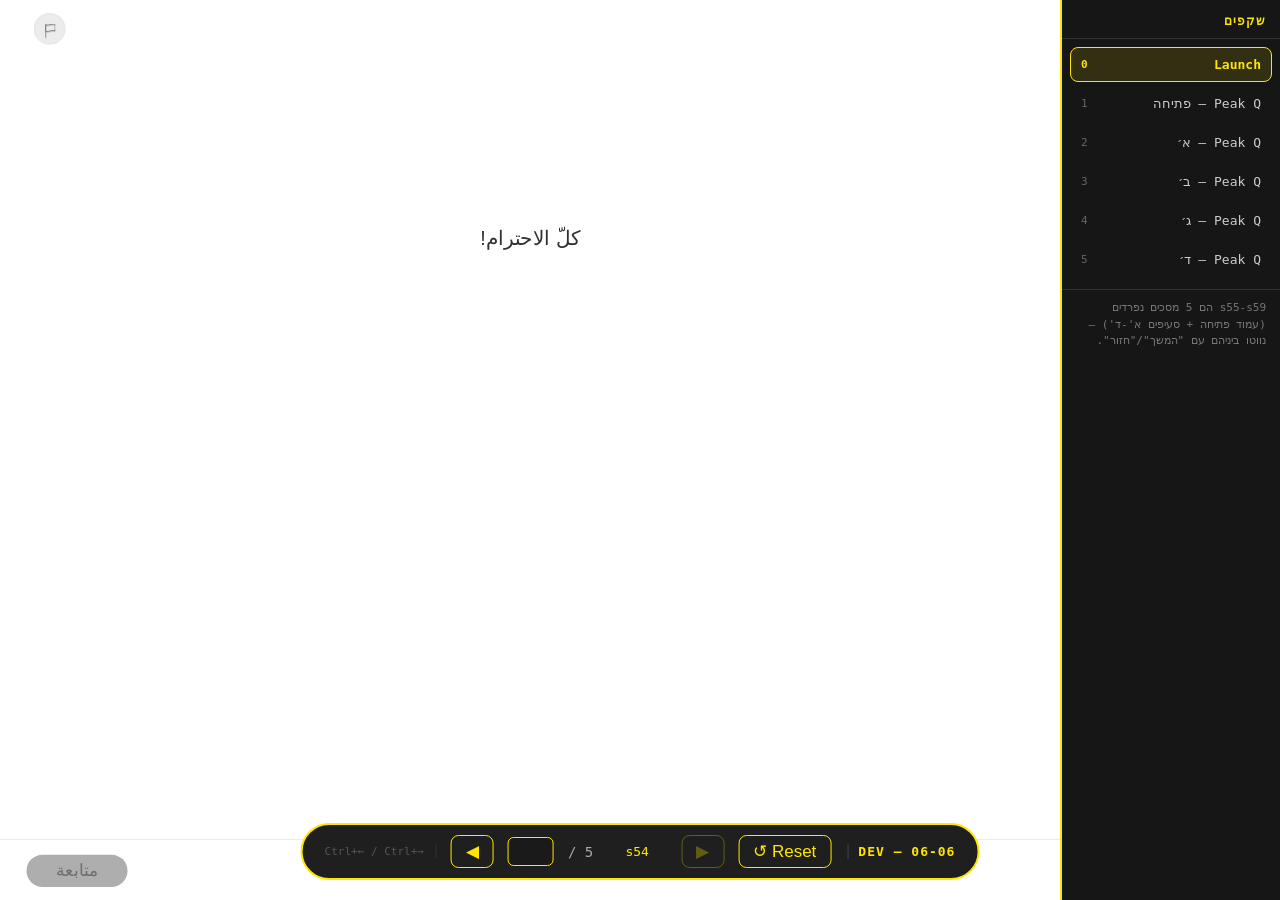
<file: methodica-math-percent-06-06/index_dev.html>
<!DOCTYPE html>
<html lang="ar">
<head>
  <meta charset="UTF-8">
  <title>DEV — לומדה | methodica-math-percent-06-06</title>
  <link rel="stylesheet" href="../unit-css/dev-nav.css?v=1">
</head>
<body>
  <!-- Dev-only screen navigator. Markup, styles and behaviour are shared:
       ../unit-js/dev-nav.js + ../unit-css/dev-nav.css. Only this component's
       config lives here. -->
  <script>
    window.DEV_NAV_CONFIG = {
      label: 'DEV — 06-06',
      excluded: [],
      note: 's55-s59 הם 5 מסכים נפרדים (עמוד פתיחה + סעיפים א\'-ד\') — נווטו ביניהם עם "המשך"/"חזור".',
      screenNames: {
        s54: 'Launch',
        s55: 'Peak Q — פתיחה',
        s56: 'Peak Q — א׳',
        s57: 'Peak Q — ב׳',
        s58: 'Peak Q — ג׳',
        s59: 'Peak Q — ד׳'
      }
    };
  </script>
  <script src="../unit-js/dev-nav.js?v=1"></script>
</body>
</html>
</file>
<file: unit-css/base.css>
/* ============================================================
   unit-css/base.css — rules shared byte-for-byte by ALL six components
   (subject tokens, reset, 1280x710 canvas, screen shell + bottom bar,
   continue/back/hint buttons, staged-reveal states).
   Linked FIRST in every component's index.html, before questions.css /
   styles.css, so a component rule still wins at equal specificity.
   Only rules present in every component that links this file belong
   here — a rule added here applies to all six. Phase 1c, 2026-09-30.
   ============================================================ */

:root {
  /* Math mode — Subject/* tokens, current Foundations (720 - UI Templates) */
  --subject-100: #EAD9FF;
  --subject-200: #CEC7FF;
  --subject-300: #E1D9FF;
  --subject-350: #B3B0FF;
  --subject-400: #BDB3FC;
  --subject-500: #3B2FC2;
  --subject-600: #383896;
  --subject-700: #5656CC;
  --subject-800: #4B35A5;
  --subject-900: #2F2478;
  --subject-alpha-100: rgba(165, 28, 255, 0);
  --subject-alpha-200: rgba(165, 28, 255, 0.3);
  --subject-gradient: linear-gradient(to bottom, #6F6AD5 8.654%, #4B35A5 38.462%, #270075 100%);

  /* Theme-independent — feedback + neutral (never touched by subject switch) */
  --correct-bg: #F0FBF5;
  --correct-border: #1B9E5E;
  --correct-text: #0E5E39;
  --incorrect-bg: #FFF0ED;
  --incorrect-border: #D9360B;
  --incorrect-text: #7A2010;
  --text-body: #303030;
  --text-dark: #1A2744;

  /* Feedback-popup-only tokens — Figma component set 217:4135 "Popup
     Feedback" normalization pass. Deliberately separate from the
     --correct-* / --incorrect-* tokens above: those remain shared with
     non-popup UI (.scq-opt.correct/.wrong inline answer highlighting,
     which keeps its own green/red border+text) and must not change. */
  --fb-border: #AEAEAE;
  --fb-bg-correct: #F2FFE8;
  --fb-bg-incorrect: #FFDBDC;
  --fb-text: #222222;
}

*, *::before, *::after { box-sizing: border-box; margin: 0; padding: 0; }

html, body {
  width: 100%;
  height: 100%;
  overflow: hidden;
  direction: rtl;
  font-family: Calibri, 'Segoe UI', Tahoma, sans-serif;
  background: #ffffff;
}

#app {
  width: 1280px;
  height: 710px;
  position: absolute;
  top: 0;
  left: 0;
  transform-origin: top left;
  overflow: hidden;
  background: #ffffff;
}

.screen {
  display: none;
  position: relative;
  width: 100%;
  height: 100%;
}

.screen.active { display: block; }

/* 74px bottom bar — white strip with top hairline */
.screen::after {
  content: '';
  position: absolute;
  bottom: 0;
  left: 0;
  right: 0;
  height: 74px;
  background: #ffffff;
  border-top: 1px solid #E5E5E5;
  z-index: 1;
}

.btn-continue {
  position: absolute;
  bottom: 16px;
  left: 32px;
  z-index: 10;
  height: 39px;
  padding: 0 36px;
  border: none;
  border-radius: 50px;
  background: var(--subject-gradient);
  color: #ffffff;
  font-family: Calibri, 'Segoe UI', Tahoma, sans-serif;
  font-size: 20px;
  font-weight: 400;
  cursor: pointer;
  white-space: nowrap;
  outline: none;
  display: flex;
  align-items: center;
  justify-content: center;
}

.btn-continue:hover:not(:disabled) { filter: brightness(0.92); }

.btn-continue:focus-visible {
  outline: 3px solid var(--subject-500);
  outline-offset: 3px;
}

.btn-continue:disabled,
.btn-continue:disabled:hover {
  background: #AEAEAE !important;
  color: #6E6E6E !important;
  cursor: not-allowed !important;
}

.btn-back {
  position: absolute;
  bottom: 16px;
  right: 32px;
  z-index: 10;
  height: 39px;
  padding: 0 36px;
  border: 1px solid var(--subject-700);
  border-radius: 50px;
  background: #ffffff;
  color: var(--subject-700);
  font-family: Calibri, 'Segoe UI', Tahoma, sans-serif;
  font-size: 20px;
  font-weight: 400;
  cursor: pointer;
  display: flex;
  align-items: center;
  justify-content: center;
}

.scq-left-actions .btn-continue { position: static; bottom: auto; left: auto; }

.btn-hint {
  position: static;
  height: 39px;
  padding: 0 28px;
  border: 1px solid var(--subject-700);
  border-radius: 50px;
  background: #ffffff;
  color: var(--subject-700);
  font-family: Calibri, 'Segoe UI', Tahoma, sans-serif;
  font-size: 20px;
  font-weight: 400;
  cursor: pointer;
  display: flex;
  align-items: center;
  justify-content: center;
  white-space: nowrap;
}

.btn-hint:hover:not(:disabled) { background: var(--subject-100); }

/* Locked hint is hidden entirely (not greyed out) — it appears only after
   the first wrong attempt. visibility keeps its slot so Check doesn't shift. */
.btn-hint:disabled { visibility: hidden; }

.s13-text-group {
  display: flex;
  flex-direction: column;
  align-items: center;
  gap: 12px;
  width: 100%;
}

.hint-lamp { flex: none; width: 36px; height: 31px; margin-top: 3px; }

[data-reveal-on-ready] {
  opacity: 0;
  transform: translateY(var(--m-distance));
}

[data-reveal-on-ready].is-revealed {
  animation: m-float-in var(--m-reveal-duration) var(--m-ease) both;
}

@media (prefers-reduced-motion: reduce) {
  [data-reveal-on-ready] { opacity: 1; transform: none; }
  [data-reveal-on-ready].is-revealed { animation: none; }
}

[data-reveal-on-ready].is-revealed.m-stage-text {
  animation-duration: var(--m-stage-duration-text);
  animation-timing-function: var(--m-ease-calm);
}

[data-reveal-on-ready].is-revealed.m-stage-card {
  animation-duration: var(--m-stage-duration-card);
  animation-timing-function: var(--m-ease-calm);
}

[data-reveal-on-ready].is-revealed.m-stage-visual {
  animation-duration: var(--m-stage-duration-visual);
  animation-timing-function: var(--m-ease-calm);
}

@keyframes btnAdvanceGrow {
  0%, 100% { transform: scale(1); }
  50%      { transform: scale(1.05); }
}

/* Script emphasis: only the lead clause of a retry title is bold ("שננסה שוב?" etc. regular) */
.fb-regular { font-weight: 400; }
</file>
<file: unit-css/25-report.css>
/* ═══════════════════════════════════════════════════════════════════
   unit-css/25-report.css — the "מצאתם בעיה?" flag button and report dialogs.
   One copy for all six components; linked in every index.html after the shared base and before
   the component's own styles.css. Markup contract: unit-js/25-report.js.

   Ported verbatim from methodica-math-ratio-01 unit-css/styles.css (8f21b4c): the flag-button
   block, `.required-star` (from its older modal block), and the newer "client example" modal
   block — which is what that unit renders, since the newer block overrides the older one there.
   Colours come from the subject tokens (--subject-100/-500) that unit-css/base.css defines, so
   the dialog follows the unit's Math palette. Phase 2b, 2026-09-30.
   ═══════════════════════════════════════════════════════════════════ */
/* ═══════════════════════════════════════════════════════
   GLOBAL COMPONENT — Report / Issue button (top-left).
   Figma "issue button" component set (node 207:3590): state=default
   (207:3588) and state=hover (207:3589). Appears on every screen.
   Visual only for now (no behavior).
   - default: #ececec circle, rgba(0,0,0,.06) border, #484848 glyph
   - hover:   white circle, Subject/500 border + glyph + label

   THEME-AWARE, NOT BAKED. Verified in Figma: the hover state binds
   Subject/500 on FOUR properties — circle stroke (207:3566), flag-pole
   vector (207:3558), flag-banner vector (207:3559) and the label
   (201:3552). state=default returns zero variable bindings, so its
   greys are Natural, not subject. The component therefore re-colours
   purely by switching the Figma Subject mode and has no Type=Math
   variant (and correctly needs none).

   The former btn-flag-hover.jpg was a stale SCIENCE-mode export
   (pixel-verified: dominant #019DE5), which is why the glyph is now
   live inline SVG driven by `currentColor` instead of a raster. Glyph
   paths + geometry are the exact Figma vector exports; the two states
   share identical viewBoxes, so one markup serves both.
   Deviation on record: _global-components.md still specifies these
   icon shapes as "the exact Figma PNG exports" — superseded here by
   the higher-order rule never to bake a subject colour into an asset.
   ═══════════════════════════════════════════════════════ */
.flag-btn {
  position: absolute; top: 16px; left: 16px;
  width: 88px;
  display: flex; flex-direction: column; align-items: center; gap: 4px;
  background: none; border: none; padding: 0; cursor: pointer;
  z-index: 30;          /* above screen content + feedback bar */
}
.flag-btn-icon {
  position: relative;
  width: 38px; height: 38px; flex-shrink: 0;
  border-radius: 1000px;
  overflow: hidden;
  background: #ececec;
  border: 0.5px solid rgba(0, 0, 0, 0.06);
  color: #484848;               /* glyph colour — Natural, theme-independent */
}
.flag-btn:hover .flag-btn-icon,
.flag-btn:focus-visible .flag-btn-icon {
  background: #fff;
  border: 0.7px solid var(--subject-500);
  color: var(--subject-500);    /* glyph follows the Subject token */
}
/* Glyph box — Figma "icon" frame: aspect 28/40, left calc(50% + 1px),
   top calc(31.58% - 0.26px), bottom calc(23.68% - 0.37px) of the 38px
   circle. Resolved to px for determinism: top 11.74, height
   38 - 11.74 - 8.63 = 17.63, width 17.63 x 28/40 = 12.34.
   (Figma's default state differs from hover by <0.12px on these
   offsets — below one rendered pixel, so one geometry serves both.) */
.flag-btn-glyph {
  position: absolute;
  top: 11.74px;
  left: calc(50% + 1px);
  transform: translateX(-50%);
  width: 12.34px; height: 17.63px;
}
/* Each vector keeps its own Figma inset box and stretches into it,
   exactly as the original <img size-full> exports did. */
.flag-btn-glyph-pole,
.flag-btn-glyph-banner { position: absolute; display: block; }
.flag-btn-glyph-pole   { inset: 0 93.38% 0 0; }
.flag-btn-glyph-banner { inset: 3.49% 0 41.72% 0; }
.flag-btn-label {
  font-family: Calibri, 'Segoe UI', Tahoma, sans-serif;
  font-weight: 600; font-size: 14px; color: var(--subject-500);
  text-align: center; width: 112px; margin-inline: -16px; white-space: nowrap; line-height: normal;
  direction: rtl; display: none;
}
.flag-btn:hover .flag-btn-label,
.flag-btn:focus-visible .flag-btn-label { display: block; }

/* required-field asterisk (ratio-01's older modal block; the newer one does not restate it) */
.required-star { color: #D32F2F; }

/* ── report modal styles — verbatim from the client example (25-report DOM) ── */
/* ============================================================
   REPORT MODAL
   ============================================================ */
.report-modal-overlay {
  position: absolute;
  inset: 0;
  z-index: 200;
  background: rgba(0, 0, 0, 0.55);
  display: flex;
  align-items: center;
  justify-content: center;
  direction: rtl;
}

.report-modal-overlay[hidden] {
  display: none;
}

.report-modal-box {
  width: 520px;
  background: #ffffff;
  border-radius: 16px;
  padding: 36px 36px 28px;
  position: relative;
  box-shadow: 0 20px 60px rgba(0, 0, 0, 0.35);
  display: flex;
  flex-direction: column;
  gap: 20px;
  direction: rtl;
}

.report-confirm-box {
  width: 420px;
  padding: 40px 36px 32px;
  gap: 20px;
}

.report-close-btn {
  position: absolute;
  top: 14px;
  left: 14px;
  width: 32px;
  height: 32px;
  border: none;
  background: none;
  font-size: 17px;
  color: #8A9AAA;
  cursor: pointer;
  border-radius: 50%;
  display: flex;
  align-items: center;
  justify-content: center;
  outline: none;
  transition: background 0.12s, color 0.12s;
}

.report-close-btn:hover {
  background: #F0F2F5;
  color: #303030;
}

.report-close-btn:focus-visible {
  outline: 2px solid var(--subject-500);
}

.report-modal-title {
  font-size: 20px;
  font-weight: 700;
  color: #1A2744;
  line-height: 1.2;
}

.report-modal-body {
  font-size: 20px;
  color: #5A6A7A;
  line-height: 1.5;
  margin-top: -6px;
}

.report-field {
  display: flex;
  flex-direction: column;
  gap: 6px;
}

.report-label {
  font-size: 20px;
  font-weight: 600;
  color: #303030;
}

.report-custom-select {
  position: relative;
}

.report-select-btn {
  width: 100%;
  height: 42px;
  border: 1.5px solid #ECECEC;
  border-radius: 9px;
  padding: 0 14px 0 40px;
  font-family: Calibri, 'Segoe UI', Tahoma, sans-serif;
  font-size: 20px;
  color: #303030;
  background: #ffffff url("data:image/svg+xml,%3Csvg xmlns='http://www.w3.org/2000/svg' width='16' height='8' viewBox='20 17 16 8'%3E%3Cpath d='M35.6677 17.3299C35.5615 17.2254 35.4351 17.1424 35.2958 17.0858C35.1566 17.0292 35.0072 17 34.8564 17C34.7055 17 34.5562 17.0292 34.4169 17.0858C34.2776 17.1424 34.1513 17.2254 34.045 17.3299L28.8113 22.4378C28.7051 22.5424 28.5787 22.6253 28.4395 22.6819C28.3002 22.7386 28.1509 22.7677 28 22.7677C27.8491 22.7677 27.6998 22.7386 27.5605 22.6819C27.4213 22.6253 27.2949 22.5424 27.1887 22.4378L21.955 17.3299C21.8487 17.2254 21.7224 17.1424 21.5831 17.0858C21.4438 17.0292 21.2945 17 21.1436 17C20.9928 17 20.8434 17.0292 20.7042 17.0858C20.5649 17.1424 20.4385 17.2254 20.3323 17.3299C20.1195 17.5389 20 17.8215 20 18.1162C20 18.4108 20.1195 18.6935 20.3323 18.9024L25.5774 24.0215C26.2202 24.6481 27.0915 25 28 25C28.9085 25 29.7798 24.6481 30.4226 24.0215L35.6677 18.9024C35.8805 18.6935 36 18.4108 36 18.1162C36 17.8215 35.8805 17.5389 35.6677 17.3299Z' fill='%23AEAEAE'/%3E%3C/svg%3E") no-repeat left 14px center;
  direction: rtl;
  text-align: right;
  outline: none;
  cursor: pointer;
  transition: border-color 0.12s;
  display: flex;
  align-items: center;
}

.report-select-btn.is-placeholder {
  color: #8A8A8A;
}

.report-select-btn:focus,
.report-select-btn[aria-expanded="true"] {
  border-color: var(--subject-500);
}

.report-select-list {
  position: absolute;
  top: calc(100% + 4px);
  left: 0;
  right: 0;
  background: #ffffff;
  border: 1.5px solid #ECECEC;
  border-radius: 9px;
  padding: 4px;
  margin: 0;
  list-style: none;
  z-index: 200;
  box-shadow: 0 4px 16px rgba(0, 0, 0, 0.12);
  direction: rtl;
}

.report-select-option {
  padding: 10px 14px;
  border-radius: 6px;
  cursor: pointer;
  font-family: Calibri, 'Segoe UI', Tahoma, sans-serif;
  font-size: 20px;
  color: #303030;
  text-align: right;
  transition: background 0.1s;
}

.report-select-option:hover {
  background: var(--subject-100);
}

.report-select-option.is-selected {
  background: var(--subject-500);
}

.report-select-btn.has-error {
  border-color: #C62828;
}

.report-field-error {
  display: none;
  color: #C62828;
  font-family: Calibri, 'Segoe UI', Tahoma, sans-serif;
  font-size: 14px;
  font-weight: 600;
  margin-top: 4px;
  direction: rtl;
  text-align: right;
}

.report-textarea {
  border: 2px solid #C9CED8;
  border-radius: 10px;
  padding: 12px 14px;
  font-family: Calibri, 'Segoe UI', Tahoma, sans-serif;
  font-size: 20px;
  color: #303030;
  direction: rtl;
  resize: none;
  outline: none;
  transition: border-color 0.12s;
  line-height: 1.5;
}

.report-textarea:focus {
  border-color: var(--subject-500);
}

.report-char-count {
  font-size: 20px;
  color: #8A9AAA;
  text-align: left;
  direction: ltr;
}

.report-actions {
  display: flex;
  flex-direction: row;
  gap: 12px;
  direction: rtl;
  margin-top: 4px;
  justify-content: flex-end;
}

.report-submit-btn {
  height: 44px;
  padding: 0 32px;
  background: var(--subject-500);
  color: #ffffff;
  border: none;
  border-radius: 50px;
  font-family: Calibri, 'Segoe UI', Tahoma, sans-serif;
  font-size: 20px;
  font-weight: 600;
  cursor: pointer;
  outline: none;
  transition: opacity 0.12s;
}

.report-submit-btn:hover {
  opacity: 0.88;
}

.report-submit-btn:focus-visible {
  outline: 3px solid var(--subject-500);
  outline-offset: 3px;
}

.report-submit-btn:disabled {
  background: #F3F3F5;
  cursor: not-allowed;
}

.report-cancel-btn {
  height: 44px;
  padding: 0 28px;
  background: #ffffff;
  color: #5A6A7A;
  border: 0px solid #C9CED8;
  border-radius: 50px;
  font-family: Calibri, 'Segoe UI', Tahoma, sans-serif;
  font-size: 20px;
  font-weight: 400;
  cursor: pointer;
  outline: none;
  transition: border-color 0.12s, color 0.12s;
}

.report-cancel-btn:hover {
  border-color: #8A9AAA;
  color: #303030;
}

.report-cancel-btn:focus-visible {
  outline: 3px solid var(--subject-500);
  outline-offset: 3px;
}
</file>
<file: methodica-math-percent-06-01/styles.css>
/* methodica-math-percent-06 — Phase 0A/0B scaffold
   Canvas/bottom-bar/continue-button rules ported from methodica-math-percent-04-03.
   Subject color uses CURRENT Math Foundations tokens (var(--subject-*)), not
   04-03's hard-coded hex — see 720-design-guidelines/colors-and-gradients.md.
   Verified 2026-08-05 directly against Figma node 618:10116 (Foundations —
   Colors frame, Math Mode row): every --subject-* value below is a hex-exact
   match, no changes needed. See references/PROJECT_CONTEXT.md for the
   recorded token table. */

/* Shared rules (tokens, reset, canvas, screen shell, buttons, staged reveal) live in ../unit-css/base.css, linked before this file. */

/* ============================================================
   CONTINUE / BACK BUTTONS — ported from 04-03, gradient retargeted
   to var(--subject-gradient) (current Math tokens, not 04-03's hex)
   ============================================================ */

.btn-back[hidden] { display: none; }

/* ============================================================
   SCREEN 0 — hook1 (pptx slide 3) — MultipleChoiceQuestion local variant
   Figma: Screen Templates Library → Question Templates → MultipleChoiceQuestion
   (text-pill, vertical-list variant, canonical frame "MultiplyChoiceQuestion -
   State 01", node 525:9102) — answers block is a fixed 604px column (NOT
   full-bleed), each pill 46px tall, option text 22px Regular (Question/Q-1),
   checkbox 20×20px radius-2px border-2 solid var(--subject-500). No grading/
   attempts/hint — reflection question only (see 720-templates/
   MultipleChoiceQuestion.md). Composition (character+bubble LEFT / question+
   answers RIGHT) follows the production-script layout — pptx slide 3's own
   shape coordinates place the character picture at x 20.8%-35.3% and the
   speech bubble at x 2.2%-23.6% of slide width (both LEFT), and the title/
   answer-option groups at x 24.8%-94.4% / 40.2%-93.6% (both RIGHT). This also
   matches the canonical Figma MultipleChoiceQuestion frame (node 525:9102):
   its "answers" instance sits at x=636-1240 of a 1280-wide canvas (RIGHT,
   604px wide, 40px margin from the right edge) and its illustration slot
   sits at x=80-460 (LEFT). Corrected 2026-08-06 — a prior pass had this
   mirrored (character right / answers left); do not flip it back based on
   RTL assumptions or generic template defaults, per explicit production
   direction.
   Typography roles used:
     screen title            → Heading/H-7   32px Bold   (matches .s17-title)
     instruction text        → Body/B-3      24px Regular
     option pill text        → Question/Q-1  22px Regular (Figma-verified, node 525:9102)
     speech bubble text      → Body/B-6      20px Regular
     feedback popup body     → Body/B-6      20px Regular (bold spans per script)
   ============================================================ */
.hook1-title {
  position: absolute;
  top: 80px;
  right: 80px;
  left: 24px;
  font-size: 32px;      /* Heading/H-7 */
  font-weight: 700;
  line-height: 1.2;
  color: var(--subject-800); /* dark purple subject accent, not body text */
  text-align: right;
}

.hook1-instruction {
  position: absolute;
  top: 136px;
  right: 80px;
  left: 24px;
  font-size: 24px;      /* Body/B-3 */
  font-weight: 400;
  color: var(--text-body);
  text-align: right;
  line-height: 1.5;
}

/* Character + speech bubble + (once revealed) feedback panel — one
   coherent LEFT-side vertical group, per the production script's own
   composition (slide 3): character above, feedback panel underneath it.
   justify-content:flex-start so the group hangs from its own top. top:60px
   (rather than a lower, more "centered" value) is deliberate — it gives the
   feedback panel (a genuinely tall element once its two-sentence text wraps
   — see .hook1-popup below) enough room to sit fully above the 74px bottom
   bar without the stack overflowing it; the title/instruction above stay
   clear because their text is short and right-aligned (see their own
   comments — the left portion of those full-width boxes is empty).
   Top/left/size corrected 2026-08-06 (visual QA pass): nudged right and up
   and enlarged so the character reads as bigger and aligns with the
   answer-options band (see .hook1-options below). gap:16px is the normal
   inter-item spacing; .hook1-bubble below pulls itself 10px closer to the
   image with a negative margin so the speech-bubble tail reads as attached
   to the character. width:270px sizes the character/bubble column.
   justify-content:flex-end bottom-anchors the group (2026-08-19 follow-up,
   together with moving the feedback panel out to .hook1-options below) so
   the character's feet sit on the bottom bar's top hairline — bottom:74px —
   same convention as .s13-character, instead of hanging from the top. */
.hook1-character {
  position: absolute;
  top: 30px;
  left: 130px;
  bottom: 74px;
  width: 270px;
  display: flex;
  flex-direction: column;
  align-items: center;
  justify-content: flex-end;
  gap: 12px;
}

.hook1-character img {
  width: 222px;
  height: auto;
  object-fit: contain;
}

/* Speech bubble — real HTML/CSS component (never an image): white interior,
   thin purple Math-subject outline, rounded body, RTL black text, generous
   padding, and a CSS triangular tail pointing down at the character so the
   bubble reads as attached rather than a floating card. Never the
   light-purple Subject/100 fill used elsewhere on this screen (selected
   option pills, the feedback panel below); that fill is reserved for those
   roles, not the speech bubble's interior.
   Tail construction: two stacked CSS border-triangles (a well-established,
   framework-free technique for a bordered speech-bubble tail) — ::before is
   the outline color at full size, ::after is the fill color 2px smaller on
   every edge and pulled up by the border width, so a consistent 2px purple
   rim shows around the inner white triangle. margin-bottom:-10px shortens
   the visual gap to the image below (see .hook1-character comment above)
   without touching the uniform 16px gap used elsewhere in the group. */
.hook1-bubble {
  position: relative;
  background: #ffffff;
  border: 2px solid var(--subject-500);
  border-radius: 16px;
  padding: 18px 20px;
  font-size: 20px;      /* Body/B-6 */
  font-weight: 400;
  color: var(--text-body);
  text-align: right;
  direction: rtl;
  line-height: 1.4;
  margin-bottom: -10px;
}

.hook1-bubble::before,
.hook1-bubble::after {
  content: '';
  position: absolute;
  left: 50%;
  transform: translateX(-50%);
  border-style: solid;
  border-top-style: solid;
  width: 0;
  height: 0;
}

.hook1-bubble::before {
  top: 100%;
  border-width: 14px 12px 0 12px;
  border-color: var(--subject-500) transparent transparent transparent;
}

.hook1-bubble::after {
  top: calc(100% - 2px);
  border-width: 12px 10px 0 10px;
  border-color: #ffffff transparent transparent transparent;
}

/* The emphasized "אחוז" in this bubble's own text — dark purple subject
   accent, same token as every other emphasized-value role in this project
   (.guided-question/.guided-goal/.guided-bubble-pct), not plain bold black. */
.hook1-bubble strong { color: var(--subject-800); }

/* Question + answers — RIGHT side of the screen. Fixed 604px column
   (Figma-verified width, node 525:9102 "answers", which sits at x=636-1240
   of a 1280-wide canvas — a 40px margin from the right edge), not
   full-bleed — leaves comfortable whitespace before the character column
   on the left. justify-content:flex-start so the pill list hangs from its
   own top. top: 168 → 208 (2026-08-06 visual QA pass, together with
   .hook1-title/.hook1-instruction above) moves the whole heading+
   instruction+answers group down as one unit, toward the vertical center
   of the content area — do not offset this block's top independently of
   theirs again. */
.hook1-options {
  position: absolute;
  top: 208px;
  right: 80px;
  bottom: 74px;
  width: 604px;
  display: flex;
  flex-direction: column;
  justify-content: flex-start;
  gap: 12px;
}

.hook1-opt {
  display: flex;
  flex-direction: row-reverse; /* under direction:rtl, puts the checkbox at the pill's right end */
  align-items: center;
  justify-content: flex-end;
  gap: 10px;
  width: 100%;
  height: 46px;
  padding: 12px 20px;
  border-radius: 1000px;
  border: 2px solid var(--subject-500);
  background: #ffffff;
  cursor: pointer;
  direction: rtl;
  font-family: Calibri, 'Segoe UI', Tahoma, sans-serif;
  box-sizing: border-box;
}

.hook1-opt:hover:not(:disabled),
.hook1-opt:focus-visible {
  border-color: var(--subject-700);
  outline: none;
}

.hook1-opt.is-selected {
  border-color: var(--subject-500);
  background: var(--subject-100);
}

.hook1-opt:disabled { cursor: default; }

.hook1-opt-text {
  flex: 1;
  min-width: 0;
  font-size: 22px;      /* Question/Q-1 — Figma-verified (node 525:9102) */
  font-weight: 400;
  line-height: 1.2;
  color: var(--text-body);
  text-align: right;
}

.hook1-checkbox {
  flex-shrink: 0;
  width: 20px;
  height: 20px;
  border-radius: 2px;
  border: 2px solid var(--subject-500);
  background: #ffffff;
  position: relative;
}

.hook1-opt.is-selected .hook1-checkbox {
  background: var(--subject-500);
  border-color: var(--subject-500);
}

.hook1-opt.is-selected .hook1-checkbox::after {
  content: '';
  position: absolute;
  left: 50%;
  top: 42%;
  width: 10px;
  height: 5px;
  border-left: 2px solid #ffffff;
  border-bottom: 2px solid #ffffff;
  transform: translate(-50%, -50%) rotate(-45deg);
}

/* Feedback panel — "message" type (no correct/incorrect grading), styled with
   the Math Subject purple accent rather than a neutral white popup, per the
   production script's own feedback shape (pptx slide 3, shape "מלבן: פינות
   מעוגלות 8"). Background/border follow the same role pattern as the sibling
   .s17-popup correct/incorrect states (light subject-family tint + darker
   same-hue border) using the "light tints and fills" token role
   (720-design-guidelines/colors-and-gradients.md) rather than a hardcoded
   hex — Subject/100 fill, Subject/500 border.
   Deliberately NOT the shared draggable/absolutely-positioned feedback-popup
   pattern (720-templates/_global-components.md "Feedback popup system") —
   local, documented exception: nested as a flex child of .hook1-options
   (after the last distractor, 2026-08-19 follow-up — previously under the
   character; moved so the feedback reads directly under the distractors
   it's grading), so it lays out in normal flow at the options column's own
   604px width (no explicit width needed — .hook1-options's default
   align-items:stretch already fills it, matching the option pills). It
   keeps the "-popup" id suffix so the shared nav-cleanup selector
   (`[id$="-popup"]`) still hides it on screen change, and the
   ".no-drag" class (see the pointerdown guard in the draggable-popup script)
   opts it out of the generic drag handler, since position:static makes any
   inline top/left the handler sets inert but there's no reason to invite
   the pointer-capture dead code. No close button, per the current
   no-manual-close contract. */
.hook1-popup {
  border-radius: 12px;
  padding: 24px;
  direction: rtl;
  text-align: right;
  background: var(--subject-100);
  border: 2px solid var(--subject-500);
  box-sizing: border-box;
  /* Extra breathing room above the panel, on top of .hook1-options' own
     12px inter-item gap — keeps the 4 distractor pills at their normal
     spacing while pulling the feedback further away from them. */
  margin-top: 20px;
}

.hook1-popup[hidden] { display: none; }

.hook1-popup-body {
  font-size: 20px;      /* Body/B-6 */
  font-weight: 400;
  line-height: 1.5;
  color: var(--text-body);
  direction: rtl;
  text-align: right;
  /* Orphan-word / line-balance pass (unit-wide feedback typography QA):
     redistributes this block's own wrapped lines evenly so a long sentence
     doesn't strand a single trailing word alone on its last line. Alignment
     stays right/RTL — balance only changes where the soft line-breaks fall,
     not text-align. No-op in browsers without support (falls back to
     normal wrapping, same as before). */
  text-wrap: balance;
  margin: 0;
}

/* ============================================================
   SCREEN 1 — whypercent (pptx slide 4) — "למה דווקא אחוזים?"
   FlipCardsReveal "Before interaction" TEXT layout only (Figma node
   405:8027) — card row / video toggle intentionally omitted, the script
   supplies no content for them. Plain content screen, Continue always on.
   Typography: Heading/H-5 40px Bold (title) + 28px body, centered —
   Figma-verified sizes (node 405:8027). Column widened to 950px (2026-08-06
   — an earlier 640px forced two of the script's own single lines, "כי הם
   מאפשרים...מחדש" and "לפעמים תפגשו...0.65", into an extra unintended wrap;
   950px is the narrowest width that lets every script line-break be a real
   line-break rather than an accidental one — verified by measuring each
   line's rendered width at Body/B-1 28px: the "לפעמים תפגשו..." line needs
   787px and the closing "כדי להבין..." line needs 908px, so 950px clears
   both with a small margin. The longest paragraph, "כי הם מאפשרים...מחדש"
   (~1223px), still wraps onto two lines at any width the 1280px canvas can
   fit with side margins — that wrap is unavoidable, not a defect). Anchored
   near the top of the content area (rather than vertical-dead-center) so it
   reads as a compact paragraph block, matching the production-script
   composition — with one paragraph per script blank-line break, plus the
   script's own intentional single line-break between "אבל.. לא תמיד..."
   and "לפעמים תפגשו...".
   ============================================================ */
.whypercent-content {
  position: absolute;
  top: 120px;
  left: 50%;
  transform: translateX(-50%);
  width: 950px;
  max-width: calc(100% - 100px);
  display: flex;
  flex-direction: column;
  align-items: center;
}

.whypercent-title {
  font-size: 40px;      /* Heading/H-5 */
  font-weight: 700;
  line-height: 1.25;
  color: var(--subject-800); /* dark purple subject accent, not body text */
  text-align: center;
  width: 100%;
  margin: 0 0 24px;
}

.whypercent-body {
  font-size: 28px;
  font-weight: 400;
  line-height: 1.4;
  color: var(--text-body);
  text-align: center;
  width: 100%;
  margin: 0 0 24px;
}

.whypercent-body:last-child { margin-bottom: 0; }

.whypercent-body strong { font-weight: 700; color: var(--subject-800); }

/* ============================================================
   SCREEN 2 — hook2 (pptx slide 5) — HOOK_002
   Composition corrected 2026-08-06 per user-supplied reference image:
   a bold heading centered above the character group (not a body paragraph
   beside it), then the character (RIGHT) + speech bubble (LEFT) as a
   second, centered row. Plain content screen, Continue always on.
   ============================================================ */
.hook2-content {
  position: absolute;
  top: 50%;
  left: 50%;
  transform: translate(-50%, -50%);
  width: 760px;
  max-width: calc(100% - 160px);
  display: flex;
  flex-direction: column;
  align-items: center;
  gap: 48px;
}

/* width:100% (of the 760px .hook2-content column) comfortably clears both
   explicit <br> lines below (measured at Body/B-1 28px Bold: 571px / 675px)
   without inviting a further, unintended wrap — the line break itself is
   the script's own, not the browser's, per the same reasoning as
   .whypercent-content. */
.hook2-text {
  width: 100%;
  font-size: 28px;      /* 28px Bold has no entry in the approved 720
                           typography token table (closest approved token
                           is Body/B-2, 28px SemiBold) — kept as an explicit,
                           deliberate exception per producer request. */
  font-weight: 700;
  line-height: 1.4;
  color: var(--text-body);
  text-align: center;
  margin: 0;
}

.hook2-group {
  width: 100%;
  display: flex;
  flex-direction: row;
  direction: rtl;
  align-items: center;
  justify-content: center;
  gap: 24px;
}

.hook2-character {
  flex-shrink: 0;
  width: 220px;
  height: auto;
  object-fit: contain;
}

/* Speech bubble — same real HTML/CSS component as .hook1-bubble (white
   interior, thin purple Math-subject outline, black RTL text), but the
   character sits to its RIGHT here (not below), so the tail is a
   horizontal variant of the same two-triangle border technique: pointing
   right into the character instead of down. Fixed width (rather than
   flex:1) so its own text wraps predictably instead of depending on
   .hook2-group's shrink-to-fit width. */
.hook2-bubble {
  position: relative;
  width: 460px;
  background: #ffffff;
  border: 2px solid var(--subject-500);
  border-radius: 16px;
  padding: 18px 20px;
  font-size: 20px;      /* Body/B-6 */
  font-weight: 400;
  color: var(--text-body);
  text-align: right;
  direction: rtl;
  line-height: 1.4;
}

.hook2-bubble::before,
.hook2-bubble::after {
  content: '';
  position: absolute;
  top: 50%;
  transform: translateY(-50%);
  width: 0;
  height: 0;
  border-style: solid;
}

.hook2-bubble::before {
  left: 100%;
  border-width: 14px 0 14px 12px;
  border-color: transparent transparent transparent var(--subject-500);
}

.hook2-bubble::after {
  left: calc(100% - 2px);
  border-width: 12px 0 12px 10px;
  border-color: transparent transparent transparent #ffffff;
}

/* ============================================================
   TYPOGRAPHY HIERARCHY — 720-design-guidelines approved token table
   (references/typography.md). One role → one token, applied consistently;
   no arbitrary per-element sizes. Roles used across this segment:
     screen title            → Heading/H-7   32px Bold
     intro/instruction text  → Body/B-3      24px Regular
     panel/question heading  → Question/Q-3  22px SemiBold
     normal body text        → Body/B-6      20px Regular
     character names         → Body/B-8      20px Bold
     character data          → Body/B-6      20px Regular
     answer text / emphasized values → Body/B-5  24px Bold
     bottom nav buttons       → Button/B-3    20px Regular (already applied
                                to .btn-continue/.btn-back — unchanged here)
   ============================================================ */

.guided-title {
  position: absolute;
  top: 32px;
  left: 0;
  right: 0;
  width: 100%;
  font-size: 32px;      /* Heading/H-7 */
  font-weight: 700;
  line-height: 1.2;
  color: var(--text-body);
  text-align: center;
  margin: 0;
}

.guided-instruction {
  position: absolute;
  top: 88px;
  right: 80px;
  left: 24px;
  font-size: 24px;      /* Body/B-3 */
  font-weight: 400;
  color: var(--text-body);
  text-align: right;
  line-height: 1.5;
  margin: 0;
}

/* Screen 5 (s14) has no left panel yet — the instruction sits alone under
   the centered title, so it's centered too (matches the pptx: this
   textbox's own left/right bounds are roughly symmetric on the slide,
   unlike every later screen in this segment where it shares the row with
   a left-side card/panel and stays right-aligned). Scoped to #s14 only. */
#s14 .guided-instruction {
  right: 0;
  left: 0;
  text-align: center;
}

/* Guided Practice family layout rule (applies to every screen in this
   family): RIGHT = characters/given data/visual context, rendered in
   .guided-card (neutral white card — matches 04-03's own card role:
   static/contextual content). LEFT = question/learner interaction/
   answer options, rendered in .guided-panel (tinted work-area — matches
   04-03's own panel role: interactive content). Under direction:rtl +
   flex-direction:row, first DOM child = right edge, so .guided-card must
   stay first and .guided-panel second — never reorder to "fix" RTL, that
   would flip the rule this comment documents. */
.guided-layout {
  position: absolute;
  top: 168px;
  right: 80px;
  left: 24px;
  bottom: 100px;
  display: flex;
  flex-direction: row;
  direction: rtl;
  gap: 32px;
  align-items: stretch;
}

/* Screen 5 (s14) has no left panel yet (nothing to solve) — center the
   solo .guided-card instead of leaving it pinned to the right edge. */
.guided-layout--solo { justify-content: center; }
.guided-layout--solo .guided-card { width: 720px; }

.guided-card {
  width: 560px;
  flex-shrink: 0;
  background: #ffffff;
  border: 2px solid var(--subject-200);
  border-radius: 16px;
  padding: 28px 28px;
  display: flex;
  flex-direction: column;
  justify-content: center; /* balance against .guided-panel's own centering */
  gap: 20px;
  direction: rtl;
  overflow: hidden;
}

.guided-sub {
  font-size: 20px;      /* Body/B-6 */
  font-weight: 400;
  color: var(--text-body);
  text-align: right;
  line-height: 1.5;
  margin: 0;
}

/* Lead-in explanation sentence inside a gvi step's panel (s17/s21) — sized
   to match .guided-instruction (Body/B-3, 24px) rather than .guided-sub,
   and centered since it isn't paired with right-aligned data like the
   friend card's stats are. */
.guided-intro {
  font-size: 24px;      /* Body/B-3 — matches .guided-instruction */
  font-weight: 400;
  color: var(--text-body);
  text-align: center;
  line-height: 1.5;
  margin: 0;
}

/* Groups a .guided-intro sentence with an inline fraction (e.g. "אפשר
   לייצג את השבר [8/10] גם כשבר 0.8.") so the fraction reads as a real
   stacked fraction, part of the sentence — same pattern as
   .gvi-feedback-row, sized to this context's 24px intro text instead of
   the feedback's smaller 20px labels. */
.guided-intro-row {
  display: flex;
  flex-direction: row;
  flex-wrap: wrap;
  align-items: center;
  justify-content: center;
  gap: 10px;
  width: 100%;
}

.guided-intro-row .gvi-fraction { font-size: 24px; }

.guided-question {
  font-size: 22px;      /* Question/Q-3 — panel/question heading role */
  font-weight: 700;
  line-height: 1.4;
  color: var(--subject-800);
  text-align: right;
  margin: 0;
}

.guided-goal {
  font-size: 22px;      /* Question/Q-3 — panel/question heading role */
  font-weight: 400;  /* script: regular */
  line-height: 1.4;
  color: var(--subject-800);
  text-align: right;
  margin: 0;
}

/* Fraction-equation row, shared by every gvi (guided value-input) step
   (s17/s19/s21): e.g. 7/10 = [input]/100 = 70%. Emphasized/bold-values
   role → Body/B-5, 24px Bold, applied consistently to every number/sign/
   input in the equation. */
.gvi-equation {
  display: flex;
  flex-direction: row; /* direction:ltr + DOM order already reads left-to-
                           right (7/10 = ?/100 = 70%) — row-reverse would
                           flip it backwards, confirmed visually and fixed. */
  align-items: center;
  justify-content: center;
  flex-wrap: wrap;
  gap: 18px;
  direction: ltr;
  margin: 8px 0;
}

.gvi-fraction {
  display: flex;
  flex-direction: column;
  align-items: center;
  font-size: 24px;      /* Body/B-5 */
  font-weight: 400;
  color: var(--text-body);
}

.gvi-fraction .den {
  padding: 2px 12px;
  line-height: 1.3;
}

/* Fixed height, matching .gvi-answer-box below, so every numerator slot —
   plain digits or the input box — occupies the exact same vertical space.
   Without this, a plain-text num (~35px tall) and an is-input num (the
   44px-tall answer box + its own padding) ended up different total
   heights, so .gvi-equation's align-items:center centered each fraction on
   a different point and their vinculums (this border-bottom) landed at
   different heights instead of lining up across the "=" signs. Content
   bottom-aligned so it sits flush against the line in both variants. */
.gvi-fraction .num {
  display: flex;
  align-items: flex-end;
  justify-content: center;
  height: 44px;
  box-sizing: border-box;
  padding: 0 12px 2px;
  border-bottom: 2px solid var(--text-body);
}

/* The input itself carries its own full rectangle border and already fills
   the fixed 44px height above — no extra padding/line-height needed here. */
.gvi-fraction .num.is-input { padding: 0; border-bottom-color: var(--subject-700); }

/* Real rectangle box — required so the missing numerator reads as a
   fillable field, not just an underline sitting on top of the fraction
   bar. */
.gvi-answer-box {
  width: 80px;
  height: 44px;
  text-align: center;
  font-family: Calibri, 'Segoe UI', Tahoma, sans-serif;
  font-size: 24px;      /* Body/B-5 */
  font-weight: 400;
  color: var(--subject-800);
  border: 2px solid var(--subject-700);
  border-radius: 8px;
  background: #ffffff;
  box-shadow: 0 1px 4px rgba(0, 0, 0, 0.12);
  outline: none;
}

.gvi-answer-box:focus { background: var(--subject-100); border-color: var(--subject-800); }

.gvi-answer-box:disabled {
  color: var(--text-body);
  border-color: #C9CED8;
  background: #F4F4F6;
  box-shadow: none;
}

/* Step 1 of the gvi flow — the learner's numerator marked green if
   correct, red if wrong (matches .lpv-input.is-correct/.is-wrong). */
.gvi-answer-box.is-correct,
.gvi-answer-box.is-correct:disabled {
  color: var(--correct-text);
  font-weight: 700;
  border-color: var(--correct-border);
  background: var(--correct-bg);
  -webkit-text-fill-color: var(--correct-text);
  opacity: 1;
}

.gvi-answer-box.is-wrong,
.gvi-answer-box.is-wrong:disabled {
  color: var(--incorrect-text);
  font-weight: 700;
  border-color: var(--incorrect-border);
  background: var(--incorrect-bg);
  -webkit-text-fill-color: var(--incorrect-text);
  opacity: 1;
}

.gvi-eq-sign { font-size: 24px; font-weight: 400; /* script: equation results regular */ color: var(--text-body); } /* Body/B-5 */

.gvi-percent {
  font-size: 24px;      /* Body/B-5 */
  font-weight: 400; /* script: equation results regular */
  color: var(--subject-800);
  align-self: center;
}

/* Marks the equation's final /100 fraction as a percent, per the production
   script (missing from the live gvi-equation before this fix — only the
   post-submit feedback's separate .gvi-percent "70%" text had it). A plain
   sign, not a value: aria-hidden, same convention as .lpv-pct. Sits as a
   .gvi-equation flex child so align-items:center naturally lands it level
   with the fraction's own vertical center (i.e. the vinculum), not the
   baseline. margin-inline-start pulls it in from the row's normal 18px gap
   so it reads as attached to "100" rather than a separate equation term. */
.gvi-fraction-pct {
  font-size: 30px;      /* Slightly larger than .gvi-fraction's 24px so the sign reads clearly next to the fraction */
  font-weight: 400;
  color: var(--text-body);
  margin-inline-start: -10px;
  /* .gvi-equation's align-items:center centers this span on the fraction's
     overall geometric height, but the vinculum (.num's border-bottom) sits
     below that geometric center (.num is taller than .den) — nudge down so
     the % lands ON the line itself, not merely level with the fraction's
     midpoint. */
  position: relative;
  top: 4px;
}

/* Wraps a gvi step's instructional text + equation (s17/s19/s21) so
   gviSubmit() can swap the whole thing at once for the worked-solution
   feedback — a full replacement, never a partial overlay/popup. */
.gvi-panel-body {
  display: flex;
  flex-direction: column;
  align-items: center;
  gap: 20px;
  width: 100%;
}

.gvi-feedback-label {
  font-size: 20px;      /* Body/B-6 */
  font-weight: 600;
  color: var(--text-body);
  text-align: center;
  line-height: 1.4;
  margin: 0;
  width: 100%;
  text-wrap: balance;   /* orphan/line-balance QA pass — see .hook1-popup-body */
}

/* s19/s21's feedback explanation stands alone (no inline equation next to
   it — that would just duplicate the boxed final answer below it), so it
   reads as a normal sentence rather than a small caption; bumps to the
   same 24px as .guided-intro instead of the default 20px. */
.gvi-feedback-label--lg { font-size: 24px; }

/* Feedback block's own heading (e.g. "נעבוד ב-2 שלבים:") — matches the
   right-hand .guided-context-title's size/weight (Body/B-5, 24px Bold) so
   both panels' headings read at the same scale, with extra bottom margin
   since a bigger heading needs more breathing room than the 20px labels
   below it get from .gvi-panel-body's own gap. */
.gvi-feedback-title {
  font-size: 24px;      /* Body/B-5 */
  font-weight: 700;
  color: var(--text-body);
  text-align: center;
  line-height: 1.3;
  margin: 0 0 8px;
  width: 100%;
  text-wrap: balance;   /* orphan/line-balance QA pass — see .hook1-popup-body */
}

/* Groups a feedback label with its equation so the fraction reads as part
   of the sentence (e.g. "...ומקבלים: 21/30 → 7/10") instead of sitting on
   its own centered line below the text. */
.gvi-feedback-row {
  display: flex;
  flex-direction: row;
  flex-wrap: wrap;
  align-items: center;
  justify-content: center;
  gap: 10px;
  width: 100%;
}

.gvi-feedback-row .gvi-feedback-label { width: auto; }

/* Keep the inline fraction/sign the same size as the sentence text around
   it (feedback rows read as one sentence, not text next to a bigger
   equation) — overrides .gvi-fraction/.gvi-eq-sign's larger 24px default. */
.gvi-feedback-row .gvi-fraction,
.gvi-feedback-row .gvi-eq-sign {
  font-size: 20px;
}

/* Intermediate step row inside the feedback (e.g. 21/30 → 7/10) — same
   stacked-fraction markup as .gvi-equation, smaller and unboxed since the
   final equation below is the one meant to stand out. */
.gvi-feedback-eq {
  display: flex;
  flex-direction: row;
  align-items: center;
  justify-content: center;
  gap: 18px;
  direction: ltr;
}

/* The finale — the same fraction chain plus "= X%", boxed and enlarged so
   it reads as the answer, not another intermediate step. */
.gvi-equation--final {
  margin-top: 4px;
  padding: 14px 28px;
  background: #ffffff;
  border: 2px solid var(--subject-200);
  border-radius: 12px;
}

.gvi-equation--final .gvi-fraction,
.gvi-equation--final .gvi-eq-sign,
.gvi-equation--final .gvi-percent {
  font-size: 28px;
}

.guided-panel {
  flex: 1;
  align-self: stretch;
  background: var(--subject-700);
  border-radius: 16px;
  padding: 28px 32px;
  display: flex;
  flex-direction: column;
  align-items: center;
  justify-content: center;
  gap: 20px;
  direction: rtl;
  overflow: hidden;
}

/* Every plain-text element rendered directly on .guided-panel's own solid
   purple fill (question/instruction/equation copy — not the white
   .guided-opt pills, which already carry their own readable-on-any-bg
   styling) needs to flip to white for contrast. Scoped under .guided-panel
   rather than changed at the base class, since .gvi-fraction/.gvi-eq-sign/
   .gvi-feedback-* are also reused by .warmup-solution elsewhere on a plain
   white background, where the original dark text must stay unchanged. */
.guided-panel .guided-question,
.guided-panel .guided-sub,
.guided-panel .guided-intro,
.guided-panel .guided-hint,
.guided-panel .gvi-fraction,
.guided-panel .gvi-eq-sign,
.guided-panel .gvi-fraction-pct,
.guided-panel .gvi-percent,
.guided-panel .gvi-feedback-label,
.guided-panel .gvi-feedback-title {
  color: #ffffff;
}

.guided-panel .gvi-fraction .num { border-bottom-color: #ffffff; }
.guided-panel .gvi-fraction .num.is-input { border-bottom-color: transparent; }

/* .gvi-equation--final keeps its own white boxed background (the answer
   "stands out" from the panel, same role as the white .guided-opt pills) —
   so its own text must stay dark, not follow the white override above. */
.guided-panel .gvi-equation--final .gvi-fraction,
.guided-panel .gvi-equation--final .gvi-eq-sign {
  color: var(--text-body);
}
.guided-panel .gvi-equation--final .gvi-fraction .num { border-bottom-color: var(--text-body); }
.guided-panel .gvi-equation--final .gvi-percent { color: var(--subject-800); }

.guided-panel-text {
  display: flex;
  flex-direction: column;
  align-items: center;
  gap: 8px;
  width: 100%;
}

/* Inline hint text (s21) — permanently visible, per the pptx's own
   layout (a printed line, not a toggleable hint button/popup). */
.guided-hint {
  font-size: 18px;
  font-weight: 600;
  color: var(--text-body);
  text-align: right;
  line-height: 1.4;
  margin: 0;
}

/* Screen 7 (s16)'s panel (and the percentage-reveal screens 9/11/13 —
   s18/s20/s22, which reuse this same character+bubble composition) shows
   the character + explanation bubble instead of instructional text/an
   equation. No outer frame here — per the pptx these two elements sit
   free-standing on white, unlike .guided-panel's own tinted+bordered
   default (that default is for the equation/question work-area role). */
.guided-panel--character {
  flex-direction: row;
  direction: rtl;
  gap: 16px;
  padding: 20px 24px;
  background: #ffffff;
  border: none;
}

/* Context sub-heading, inside the right-hand .guided-card — distinct from
   both the screen title (32px) and normal body text (20px); reuses the
   emphasized-values token (Body/B-5, 24px Bold) since it's a bolded label
   introducing the card's content, not a separate one-off size. */
.guided-context-title {
  font-size: 24px;      /* Body/B-5 */
  font-weight: 400;  /* script: regular */
  line-height: 1.3;
  color: var(--text-body);
  text-align: right;
  margin: 0;
}

.guided-friend-row {
  display: flex;
  flex-direction: row;
  gap: 16px;
  width: 100%;
  justify-content: center;
}

.guided-friend-card {
  position: relative; /* anchors .guided-highlight/.guided-pct-badge — no
                          transform/filter/z-index here, so it never traps
                          an ascendant stacking context (see the RTL flex
                          + stacking-context pointers in the skill docs). */
  display: flex;
  flex-direction: column;
  align-items: center;
  gap: 10px;
  background: #ffffff;
  border-radius: 12px;
  padding: 14px 10px;
  width: 150px;
}

/* The currently-active friend's calculation stands out; the others stay
   present but visually secondary — per the segment's own character-
   emphasis rule (task brief + slide 17/19's "X 'בולט' יותר משאר הדמויות"
   production notes). */
.guided-friend-card.is-focus {
  border: 2px solid var(--subject-700);
  box-shadow: 0 0 0 3px var(--subject-200);
}

.guided-friend-row:has(.is-focus) .guided-friend-card:not(.is-focus) {
  opacity: 0.6;
}

.guided-friend-card img {
  width: 120px;
  height: 150px;
  object-fit: cover;
  border-radius: 8px;
}

/* Character name → Body/B-8 (20px Bold); character data/stat → Body/B-6
   (20px Regular) — same size, weight distinguishes the two roles. */
.guided-friend-card .name {
  font-size: 20px;
  font-weight: 400;  /* script: regular */
  line-height: 1.3;
  color: var(--text-body);
  text-align: center;
}

.guided-friend-card .stat {
  position: relative; /* anchors .guided-highlight against this element's own
                          box, not the card's — correct regardless of how
                          many lines the stat text wraps to */
  display: inline-block;
  font-size: 20px;
  font-weight: 400;
  color: var(--text-body);
  text-align: center;
  line-height: 1.4;
}

/* Screen 7 (s16) — animated emphasis over each friend's fraction data.
   Reveals via the standard data-reveal staged-entrance system (motion.css/
   motion.js — see index.html), not a permanently-painted highlight;
   points the learner toward the differing denominators without
   overwhelming the screen. */
.guided-highlight {
  position: absolute;
  left: 0;
  right: 0;
  bottom: -6px; /* just under the .stat text's own bottom edge */
  height: 3px;
  border-radius: 2px;
  background: var(--subject-500);
}

/* Running percentage tally — a small badge attached to a friend's own
   mini-card once their result is resolved (screens 10/12/14, s19/s21/s23),
   keeping "Danny → 70%" etc. part of the persistent comparison rather
   than a separate, disconnected summary list. */
.guided-friend-card .guided-pct-badge {
  position: static;
  margin-top: 2px;
  padding: 2px 10px;
  border-radius: 999px;
  background: var(--subject-500);
  color: #ffffff;
  font-size: 16px;
  font-weight: 700;
}

/* ============================================================
   SCREEN 4 (s13) — pptx slide 13 — TransitionScreen
   ============================================================ */
.s13-content {
  position: absolute;
  top: 100px;
  left: 50%;
  transform: translateX(-50%);
  width: 760px;
  max-width: calc(100% - 100px);
  display: flex;
  flex-direction: column;
  align-items: center;
}

.s13-headline {
  font-size: 40px;      /* Heading/H-5 */
  font-weight: 700;
  line-height: 1.25;
  color: var(--subject-800);
  text-align: center;
  margin: 0;
}

.s13-subline {
  font-size: 24px;      /* Body/B-3 */
  font-weight: 400;
  line-height: 1.4;
  color: var(--text-body);
  text-align: center;
  margin: 0;
}

/* Bottom-anchored so its feet sit right on the bottom bar's top hairline
   (.screen::after, 74px bar) instead of floating mid-canvas with the text —
   pulled out of .s13-content's own flex flow into its own absolute
   position for that (2026-08-19 follow-up). */
.s13-character {
  position: absolute;
  bottom: 74px;
  left: 50%;
  /* margin-left (not transform:translateX(-50%)) — this element also
     carries data-reveal-on-ready, whose .is-revealed animation drives
     `transform` itself (see motion.css's documented transform-conflict
     note) and would silently wipe out a transform-based center once
     revealed, same fix as 06-02's s27 already uses. */
  margin-left: -200px;
  width: 400px;
  height: auto;
  object-fit: contain;
}

/* s25's warm-up character (the stove vignette) reads better bigger than
   s13's default size — scoped to this screen only so s13's
   character_one.mp4 stays untouched. character_hot.mp4 is landscape
   (16:9), so even at a wide width it stays well clear of the text above
   and the 74px bottom bar below; margin-left is re-paired with width per
   the base .s13-character rule's centering technique (-halfwidth). */
#s25 .s13-character { width: 800px; margin-left: -400px; }

/* ============================================================
   Character + speech bubble component — shared by screen 7 (s16) and the
   percentage-reveal screens 9/11/13 (s18/s20/s22), all via
   .guided-panel--character. Character (right) + speech bubble (left, tail
   pointing right into the character) — same real HTML/CSS component as
   .hook2-character/.hook2-bubble, reused verbatim.
   ============================================================ */
.guided-char {
  flex-shrink: 0;
  width: 260px;
  height: auto;
  max-height: 100%;
  object-fit: contain;
}

.guided-bubble {
  position: relative;
  width: 460px;
  background: #ffffff;
  border: 2px solid var(--subject-500);
  border-radius: 16px;
  padding: 18px 20px;
  font-size: 22px;      /* Body/B-2 */
  font-weight: 400;  /* script: regular */
  color: var(--text-body);
  text-align: right;
  direction: rtl;
  line-height: 1.4;
}

.guided-bubble::before,
.guided-bubble::after {
  content: '';
  position: absolute;
  top: 50%;
  transform: translateY(-50%);
  width: 0;
  height: 0;
  border-style: solid;
}

.guided-bubble::before {
  left: 100%;
  border-width: 14px 0 14px 12px;
  border-color: transparent transparent transparent var(--subject-500);
}

.guided-bubble::after {
  left: calc(100% - 2px);
  border-width: 12px 0 12px 10px;
  border-color: transparent transparent transparent #ffffff;
}

.guided-bubble-pct {
  font-weight: 400;  /* script: regular */
  color: var(--subject-800);
}

/* ============================================================
   Local SCQ variant (no feedback) — screens 6/14 (s15/s23). Selecting an
   option immediately marks the correct one and never marks a wrong pick;
   no feedback popup/panel exists for this variant at all (see script.js
   s15Select()/s23Select()).
   ============================================================ */
.guided-opt-col {
  width: 100%;
  display: flex;
  flex-direction: column;
  gap: 12px;
}

.guided-opt {
  display: flex;
  flex-direction: row-reverse; /* under direction:rtl, puts the radio at the pill's right end */
  align-items: center;
  justify-content: flex-end;
  gap: 12px;
  width: 100%;
  height: 46px;
  padding: 12px 20px;
  border-radius: 1000px;
  border: 2px solid var(--subject-500);
  background: #ffffff;
  cursor: pointer;
  direction: rtl;
  font-family: Calibri, 'Segoe UI', Tahoma, sans-serif;
  box-sizing: border-box;
}

.guided-opt:hover:not(:disabled),
.guided-opt:focus-visible { border-color: var(--subject-700); outline: none; }

.guided-opt.is-selected { border-color: var(--subject-500); background: var(--subject-100); }

.guided-opt:disabled { cursor: default; }

.guided-opt-text {
  flex: 1;
  min-width: 0;
  font-size: 22px;      /* Question/Q-1 */
  font-weight: 400;
  line-height: 1.2;
  color: var(--text-body);
  text-align: right;
}

.guided-opt-radio {
  flex-shrink: 0;
  width: 22px;
  height: 22px;
  border-radius: 50%;
  border: 2px solid var(--subject-500);
  background: #ffffff;
  position: relative;
}

/* Correct-only mark — CSS-drawn checkmark (border technique, matching
   .hook1-checkbox's existing checkmark construction), never a font glyph.
   No .is-wrong counterpart exists for this variant, per its own
   no-feedback production note. */
.guided-opt.is-correct { border-color: var(--correct-border); background: var(--correct-bg); }
.guided-opt.is-correct .guided-opt-radio { border-color: var(--correct-border); background: var(--correct-border); }

.guided-opt.is-correct .guided-opt-radio::after {
  content: '';
  position: absolute;
  left: 50%;
  top: 42%;
  width: 10px;
  height: 5px;
  border-left: 2px solid #ffffff;
  border-bottom: 2px solid #ffffff;
  transform: translate(-50%, -50%) rotate(-45deg);
}

/* ============================================================
   SCREEN 15 (s24) — pptx slide 24 — guided-practice summary
   Character + speech bubble, matching the pptx (character beside a
   white/purple-outlined bubble carrying the summary text) — reuses
   .guided-char/.guided-bubble verbatim, including its default right-
   pointing tail (character right / bubble left, same arrangement as
   s16/s18/s20/s22); only this wrapper + the bubble's width/paragraph-
   spacing are screen-specific, since the summary bubble carries three
   short paragraphs instead of the family's usual one-liner.
   ============================================================ */
.s24-reveal {
  position: absolute;
  top: 50%;
  left: 50%;
  transform: translate(-50%, -50%);
  display: flex;
  flex-direction: row;
  direction: rtl;
  align-items: center;
  gap: 24px;
  max-width: calc(100% - 100px);
}

.s24-bubble {
  flex-shrink: 0;
  width: 480px;
  max-width: 100%;
}

.s24-bubble p { margin: 0 0 14px; }
.s24-bubble p:last-child { margin-bottom: 0; }
.s24-bubble strong { font-weight: 700; color: var(--subject-800); }

/* ============================================================
   SCREEN 4 — Learning Phase scroll sequence (pptx slides 6-10)
   ONE scrolling screen, five internal sections. Global chrome
   (.btn-continue/.btn-back/.screen::after bar) stays exactly as on every
   other screen, positioned over the canvas; only #lp-scroll scrolls.
   Typography roles used (720-design-guidelines/typography.md):
     section title (slide 6 only) → Heading/H-5   40px Bold  (Figma-verified
                                      pptx run size, matches .whypercent-title)
     narrative body               → Body/B-6      20px Regular
     narrative body, bold runs    → Body/B-8      20px Bold  (source-explicit
                                      emphasis preserved per-run, not per-screen)
     question stem                → SCQ default   24px Bold, Subject/500
     answer option text           → Question/Q-1  22px Regular
     feedback popup                → Body/B-6      20px Regular (bold spans per script)
   ============================================================ */
#learningphase { overflow: hidden; } /* only .lp-scroll scrolls; the screen itself never does */

/* A visible native scrollbar is required throughout this whole scroll
   sequence (explicit correction — a previous pass hid it entirely, relying
   on .lp-scroll-indicator alone as the only progression affordance). Flip
   only this container's own `direction` to `ltr` — the same scrollbar-only
   trick already used for .lpv-popup-body/the scroll-gated-popup contract
   (_global-components.md "Right-side scrollbar in RTL") — so the native
   scrollbar renders on the physical right edge under the page's ambient
   RTL. Every .lp-section/.lp-text-col already sets its own explicit
   `direction: rtl`, so content is unaffected by this flip.
   Branded scrollbar (QA fix — the plain OS-default scrollbar this rule used
   to rely on read as a generic dark/thin browser chrome element, out of
   step with the unit's own visual language). Ported verbatim from
   methodica-math-percent-06-03/styles.css, which itself ported `.lp-scroll`
   from here and later added this exact fix — subject-purple thumb on a
   light track, same technique already established project-wide, not a new
   invention. */
.lp-scroll {
  position: absolute;
  top: 0;
  left: 0;
  right: 12px; /* Figma 2808:22566: the scroll track sits 12px in from the screen edge, not flush with it */
  bottom: 74px; /* stop above the persistent bottom bar — global chrome untouched */
  overflow-y: auto;
  overflow-x: hidden;
  direction: ltr;
}
/* Scrollbar per Figma 720 UI Templates "gesture hint" (2808:22566) — an
   in-page rounded track (12px, rgba(201,206,216,0.4), radius 16) with a
   rounded thumb (radius 24), inset from the screen edge rather than the
   browser's own edge-flush bar. Thumb stays Subject/500 purple (Math).
   Chrome drops ALL ::-webkit-scrollbar styling once scrollbar-width/
   scrollbar-color are set, so those standard props are Firefox-only. */
.lp-scroll::-webkit-scrollbar { width: 12px; }
.lp-scroll::-webkit-scrollbar-track {
  background: rgba(201, 206, 216, 0.4);
  border: 0.5px solid #F3F4F5;
  border-radius: 16px;
  margin: 16px 0;
}
.lp-scroll::-webkit-scrollbar-thumb { background: var(--subject-500); border-radius: 24px; }
.lp-scroll::-webkit-scrollbar-thumb:hover { background: var(--subject-700); }
@supports (-moz-appearance: none) {
  .lp-scroll { scrollbar-width: auto; scrollbar-color: var(--subject-500) rgba(201, 206, 216, 0.4); }
}

/* ---- Scroll gesture hint — Figma "gesture hint" (3287:32535): the
   "Cursor Click" pointing hand + Ripple Ring 1/2 + 8 spark dots on a 2s
   click loop (keyframes from the Figma motion data), drifting down the
   scroll track like Cursor Drag (2904:27290 — click bursts along a
   vertical path). Ported from methodica-math-percent-04's approved
   scroll-screen hint; created/removed by scrollGestureEnter() in
   script.js. The frame is 300px wide with its click point at 150px;
   right:-132px centers that click ON the scroll track (12px wide, 12px in
   from the screen edge — see .lp-scroll). Ripple/spark SVGs recolored
   from 4.4's science blue to Math Subject/* purples. */
.click-hint {
  position: absolute;
  width: 300px; height: 300px;
  pointer-events: none;
  z-index: 20;
}
.click-hint[id$="-hint-scroll"] {
  right: -132px; top: 60px;
  animation: hintDrift 4s ease-in-out infinite;
}
.click-hint__ripple1 {
  position: absolute; left: 95px; top: 95px; width: 110px; height: 110px;
  animation: hintR1Op 2s linear infinite, hintR1Scale 2s linear infinite;
}
.click-hint__ripple2 {
  position: absolute; left: 136px; top: 136px; width: 28px; height: 28px;
  animation: hintR2Op 2s linear infinite, hintR2Scale 2s linear infinite;
}
.click-hint__spark {
  position: absolute; left: 148px; top: 148px; width: 5px; height: 5px;
  animation: hintSparkOp 2s linear infinite, hintSparkMove 2s linear infinite;
  animation-delay: var(--d, 0ms);
}
.click-hint__cursor {
  /* Figma "Cursor Click" pointing hand (3287:22205, 28x33) — fingertip
     (~12px in, top edge) on the frame's click point (150,150) */
  position: absolute; left: 138px; top: 150px; width: 28px; height: 33px;
}
.click-hint img { width: 100%; height: 100%; display: block; }

@keyframes hintDrift {
  0%, 15%  { transform: translateY(0); }
  60%, 70% { transform: translateY(90px); }
  100%     { transform: translateY(0); }
}
@keyframes hintR1Op {
  0%   { animation-timing-function: cubic-bezier(0.2, 0.4, 0.4, 1); opacity: 0; }
  5%   { animation-timing-function: ease-out; opacity: 0.85; }
  35%  { animation-timing-function: ease-out; opacity: 0.65; }
  45%  { animation-timing-function: cubic-bezier(0.6, 0, 1, 1); opacity: 0.35; }
  50%  { opacity: 0; }
  100% { opacity: 0; }
}
@keyframes hintR1Scale {
  0%    { animation-timing-function: cubic-bezier(0.2, 0.4, 0.4, 1); scale: 0.05 0.05; }
  7.5%  { animation-timing-function: ease-out; scale: 0.22 0.22; }
  22.5% { animation-timing-function: ease-out; scale: 0.6 0.6; }
  37.5% { animation-timing-function: ease-out; scale: 0.85 0.85; }
  50%   { scale: 1 1; }
  100%  { scale: 1 1; }
}
@keyframes hintR2Op {
  0%   { animation-timing-function: cubic-bezier(0.05, 0.9, 0.1, 1); opacity: 0; }
  3%   { animation-timing-function: cubic-bezier(0.4, 0, 1, 1); opacity: 0.75; }
  10%  { opacity: 0; }
  100% { opacity: 0; }
}
@keyframes hintR2Scale {
  0%   { animation-timing-function: cubic-bezier(0.05, 0.9, 0.1, 1); scale: 0.2 0.2; }
  3%   { animation-timing-function: cubic-bezier(0.4, 0, 1, 1); scale: 1 1; }
  10%  { scale: 1.1 1.1; }
  100% { scale: 1.1 1.1; }
}
@keyframes hintSparkOp {
  0%    { animation-timing-function: cubic-bezier(0.05, 0.9, 0.1, 1); opacity: 0; }
  8.5%  { animation-timing-function: cubic-bezier(0.25, 0.46, 0.45, 0.94); opacity: 0.9; }
  30%   { animation-timing-function: cubic-bezier(0.4, 0, 1, 1); opacity: 0.7; }
  47.5% { opacity: 0; }
  100%  { opacity: 0; }
}
@keyframes hintSparkMove {
  0%    { animation-timing-function: cubic-bezier(0.05, 0.9, 0.1, 1); translate: 0 0; }
  8.5%  { animation-timing-function: cubic-bezier(0.25, 0.46, 0.45, 0.94);
          translate: calc(var(--dx, 0px) * 0.725) calc(var(--dy, 0px) * 0.725); }
  24%   { translate: var(--dx, 0px) var(--dy, 0px); }
  100%  { translate: var(--dx, 0px) var(--dy, 0px); }
}
@media (prefers-reduced-motion: reduce) {
  .click-hint { display: none !important; }
}

/* ---------------- Entry reveal — Learning Phase sections ----------------
   Reuses the system-animation skill's canonical engine (motion.css/motion.js,
   copied verbatim into this project) for the staged first-visit content
   reveal across sections 1-7. Same tokens/keyframes/vocabulary as the
   engine (--m-reveal-duration/--m-reveal-stagger/--m-distance/--m-ease,
   m-float-in/m-fade-in) — nothing new invented here.
   The engine's own selectors are scoped to `.screen.m-animate [data-reveal]`
   because it assumes one reveal per discrete screen (wired into goTo()).
   This screen (#learningphase) is a single continuous scroll flow holding
   seven independently-revealed sections instead, so each .lp-section needs
   its own seen-flag/trigger — script.js's lpSectionObserver
   (IntersectionObserver) calls Motion.reveal(sectionEl) directly per
   section the moment it enters #lp-scroll's viewport, which adds
   `.m-animate` to that .lp-section element itself. This block only widens
   which container class the existing engine rules key off of — the
   duration/stagger/distance/easing tokens and keyframes are the engine's,
   untouched. */
.lp-section.m-animate [data-reveal] {
  animation: m-float-in var(--m-reveal-duration) var(--m-ease) both;
}
.lp-section.m-animate [data-reveal="2"] { animation-delay: var(--m-reveal-stagger); }
.lp-section.m-animate [data-reveal="3"] { animation-delay: calc(var(--m-reveal-stagger) * 2); }
.lp-section.m-animate [data-reveal="4"] { animation-delay: calc(var(--m-reveal-stagger) * 3); }
/* Same extension as motion.css's own — per-paragraph/per-option granularity
   needs more than 4 tiers on some sections (e.g. section 7's 8 paragraphs). */
.lp-section.m-animate [data-reveal="5"] { animation-delay: calc(var(--m-reveal-stagger) * 4); }
.lp-section.m-animate [data-reveal="6"] { animation-delay: calc(var(--m-reveal-stagger) * 5); }
.lp-section.m-animate [data-reveal="7"] { animation-delay: calc(var(--m-reveal-stagger) * 6); }
.lp-section.m-animate [data-reveal="8"] { animation-delay: calc(var(--m-reveal-stagger) * 7); }
.lp-section.m-animate [data-reveal][data-reveal-fade] { animation-name: m-fade-in; }
.lp-section.m-animate.m-hold [data-reveal] { animation-play-state: paused; }

@media (prefers-reduced-motion: reduce) {
  .lp-section.m-animate [data-reveal] { animation: none !important; }
}

/* ---------------- Staged-reveal motion variant (Component 01 only) ----------------
   The shared engine's single --m-reveal-duration/--m-ease pair (600ms/ease)
   reads as abrupt for the runStagedSequence()-driven screens (hook1/
   whypercent/hook2/learningphase/s13): the default `ease` curve front-loads
   most of the opacity change into the first third of the duration, so each
   element looks like it "snaps" in place rather than settling in. This is a
   scoped, Component-01-local variant (per-project motion.css/styles.css
   copies — see 720-templates skill — nothing shared with other components):
   same m-float-in keyframe, same is-revealed trigger, same JS-driven
   sequencing/delays — only each element's OWN entrance duration/easing is
   recalibrated per role, never the delays between elements. Higher
   specificity than the base [data-reveal-on-ready].is-revealed rule above
   (3 selector segments vs 2) so these always win when both classes present.

   2026-08-15 pass: durations raised substantially (headings/body 480ms→850ms,
   popups 500ms→820ms, characters 620ms→1000ms) plus a new m-stage-card tier
   for answer options (750ms) — the previous values read as a quick pop even
   with the calm curve. This alone doesn't slow the felt pacing: script.js's
   runStagedSequence() previously measured each step's `wait` from the START
   of the current reveal rather than from when its animation actually
   finished, so a slower duration here would have just eaten further into the
   storytelling pause. See runStagedSequence()'s own comment for the paired
   fix — the two changes only read as "slower" together.

   2026-08-16 pass: that 850/750/820/1000ms set (paired with unchanged
   1-2s `wait` pauses in script.js) read as roughly 2x too slow once actually
   watched end-to-end — halved back down to ~420/375/420/525ms (script.js's
   own `wait` literals halved to match, same proportion) so the total staged
   sequence lands at approximately half its previous wall-clock length while
   keeping the exact same reveal→settle→pause→next architecture and calm
   easing curve. */
:root {
  --m-ease-calm: cubic-bezier(0.4, 0, 0.2, 1);
  --m-stage-duration-text: 420ms;
  --m-stage-duration-card: 375ms;
  --m-stage-duration-popup: 420ms;
  --m-stage-duration-visual: 525ms;
}
[data-reveal-on-ready].is-revealed.m-stage-popup {
  animation-duration: var(--m-stage-duration-popup);
  animation-timing-function: var(--m-ease-calm);
}

/* Scrolling-question reveal speed — scoped to #lp-sec-3 ONLY (the one
   .lp-section that's an SCQ answer-card question, per lpSec3StagedSteps'
   own comment in script.js), not the rest of #learningphase's guided
   narrative sections, which keep their own explicitly-approved 2026-08-16
   pacing (see the "Staged-reveal motion variant" comment above). Same
   m-float-in keyframe, shortened, not a new animation; script.js's
   lpSec3StagedSteps was updated to pass a matching `dur:300` so the JS
   stagger clock and the actual CSS animation length stay in sync. */
#lp-sec-3 {
  --m-reveal-duration: 300ms;
}

.lp-section {
  min-height: 560px; /* ≈ the 636px content area minus breathing room — one section per scroll "page" */
  box-sizing: border-box;
  display: flex;
  flex-direction: row;
  direction: rtl;
  align-items: center;
  justify-content: center;
  gap: 56px;
  padding: 48px 80px;
}

/* Text column — RIGHT (first DOM child under direction:rtl + row) */
.lp-text-col {
  width: 560px;
  flex-shrink: 0;
  direction: rtl;
}

.lp-title {
  font-size: 40px;      /* Heading/H-5 */
  font-weight: 700;
  line-height: 1.25;
  color: var(--text-body);
  text-align: right;
  margin: 0 0 36px;     /* QA: 20px read as too tight under the 40px heading */
}

.lp-body {
  font-size: 20px;      /* Body/B-6, Body/B-8 where <strong> */
  font-weight: 400;
  line-height: 1.5;
  color: var(--text-body);
  text-align: right;
  margin: 0 0 6px; /* tight — consecutive source paragraphs with no blank line between them */
}

.lp-body:last-child { margin-bottom: 0; }

/* An explicit blank PPTX paragraph before this line → one real line-height
   gap (per 720-templates/_question-template-defaults.md "Paragraph structure
   maps to line-height, not invented spacing"), not the tight default above. */
.lp-body.lp-gap { margin-bottom: 30px; }

.lp-body strong { font-weight: 700; }

/* Inline stacked-fraction equation inside an .lp-body sentence (section 7:
   "כלומר: 2/10 = 20/100 = 20%."). LTR so the math reads left-to-right while
   the surrounding Hebrew sentence stays RTL; fractions sized down so the
   stacked pair fits the 20px body line without looking like a separate
   equation block. */
.lp-eq {
  display: inline-flex;
  align-items: center;
  gap: 8px;
  direction: ltr;
  vertical-align: middle;
  margin: 6px 2px;
}

.lp-frac {
  display: inline-flex;
  flex-direction: column;
  align-items: center;
  font-size: 20px;      /* same as the surrounding .lp-body text */
  line-height: 1.15;
}

.lp-frac .num {
  padding: 0 4px;
  border-bottom: 2px solid currentColor;
}

.lp-frac .den { padding: 0 4px; }

/* Image column — LEFT (second DOM child) */
.lp-img-col {
  flex-shrink: 0;
  width: 444px;
  display: flex;
  justify-content: center;
}

.lp-img-col img {
  width: 444px;
  height: auto;
  border-radius: 16px;
  object-fit: contain;
  display: block;
}

/* LearningPhase_003/004 are wider-framed (overhead) photos exported at a
   different native size than 001/002 — displayed at the same 444px column
   width for visual consistency across the sequence, aspect ratio intact. */
.lp-img-wide { width: 444px; height: auto; }

.lp-img-frame {
  position: relative; /* anchors .lp-alert — no transform/filter/z-index here (see
                          _global-components.md "Image zoom" stacking rule; same
                          principle applies to any overlay anchored on an image) */
}

/* "סוללה חלשה" alert — real HTML/CSS speech-bubble-with-tail, matching this
   project's own established bubble language (.hook1-bubble/.hook2-bubble:
   white interior, 2px Subject/500 outline, RTL black text) rather than the
   pptx's own raw fill hex (a producer authoring convenience, not a mandated
   color — see _question-template-defaults.md "Shape/box fill color..."). The
   battery glyph's "low" segment stays a plain red fill — a universally-read
   status color, not a themed accent, matching how LearningPhase_003/004's
   own photographed battery icons render "low."
   Position corrected 2026-08-10 (was flush with the image's top-left corner,
   floating above the photo entirely per the pptx's own raw shape geometry —
   that placement read as attached to nothing in particular, not the left
   child's phone). LearningPhase_001.png is a fixed 444×296 asset rendered
   1:1 (no scaling), so these are direct pixel measurements off the source
   image: the left child's face ends at the chin around y≈153px, and his
   phone (held in both hands) sits at roughly x:65–220px, y:205–250px — a
   clean ~50px gap between them with no face pixels in it. top/left below
   place the bubble in that gap so it sits directly above the left phone,
   its existing fixed tail (left: 24px, unchanged) landing inside the
   phone/hands at x≈124px — never touching either child's face.
   Nudged slightly up/left same day, follow-up — still the same gap, just
   centered a bit better over the phone (was shifted a bit right of it). */
.lp-alert {
  position: absolute;
  top: 150px;
  left: 85px;
  z-index: 2;
  display: flex;
  align-items: center;
  gap: 8px;
  background: #ffffff;
  border: 2px solid var(--subject-500);
  border-radius: 14px;
  padding: 10px 14px;
  direction: rtl;
  box-shadow: 0 4px 10px rgba(0,0,0,0.12);

  /* Minimal, scoped entrance animation — this project's shared engine
     (motion.css/motion.js) provides only the generic 16px float-in; this
     small notification-style badge keeps its own tailored, shorter
     fade+float (~320ms, no scale/bounce) instead. Values intentionally
     mirror the system-animation skill's popup-motion contract without
     pulling in its engine/JS — a local @keyframes below, scoped to this
     element only.
     Trigger: JS-driven (.is-revealed, added by script.js's
     runStagedSequence('lp-sec-1', ...) once the section's image finishes
     entering) rather than a fixed CSS animation-delay — this used to fire
     on a flat 350ms delay from whenever the section mounted, regardless of
     the image's own reveal timing; now genuinely sequenced to it, and
     once-per-session like the rest of the section's staged reveal (not a
     replay-every-open notification anymore). Hidden by default until then. */
  opacity: 0;
  transform: translateY(14px);
}

.lp-alert.is-revealed {
  animation: lpAlertIn 320ms ease-out both;
}

@keyframes lpAlertIn {
  from { opacity: 0; transform: translateY(14px); }
  to   { opacity: 1; transform: translateY(0); }
}

@media (prefers-reduced-motion: reduce) {
  .lp-alert { opacity: 1; transform: none; }
  .lp-alert.is-revealed { animation: none; }
}

.lp-alert::before,
.lp-alert::after {
  content: '';
  position: absolute;
  left: 24px;
  transform: translateX(-50%);
  width: 0;
  height: 0;
  border-style: solid;
}

.lp-alert::before {
  top: 100%;
  border-width: 12px 10px 0 10px;
  border-color: var(--subject-500) transparent transparent transparent;
}

.lp-alert::after {
  top: calc(100% - 2px);
  border-width: 10px 8px 0 8px;
  border-color: #ffffff transparent transparent transparent;
}

.lp-alert-icon {
  flex-shrink: 0;
  width: 26px;
  height: 13px;
  color: var(--subject-500);
}

.lp-alert-text {
  font-size: 20px;      /* Body/B-7 */
  font-weight: 600;
  color: var(--text-body);
  white-space: nowrap;
}

/* ---------------- SECTION 3 — checkpoint (SingleChoiceQuestion local variant) ---------------- */
/* justify-content:flex-start (overriding .lp-section's vertical centering)
   raises the question+options+button block toward the top of the section,
   instead of splitting the leftover space evenly above and below it — this
   is what actually needed to move up; the block itself was never repositioned
   independently of the section. */
.lp-checkpoint { flex-direction: column; justify-content: flex-start; gap: 24px; }

.lp-q-panel {
  width: 720px;
  max-width: 100%;
  display: flex;
  flex-direction: column;
  align-items: center;
  gap: 20px;
  direction: rtl;
}

/* Card wrapper for the question stem + its 4 pills — same border/radius/
   background recipe as .lpv-frame below (section 6's card), unified to the
   same dark-purple border token (--subject-800) per explicit 2026-08-19
   request. Wraps only the stem + answers, not the "צדקתי?" button —
   matches the scope given for this fix.
   Width fixed at 880px (narrowed from an initial 960px per follow-up
   feedback), wider than the 720px .lp-q-panel it sits inside — it
   deliberately overflows that panel's own box (.lp-q-panel has no
   overflow:hidden, and its align-items:center keeps the wider card centered
   on the same x=640 axis). .lp-q-answers below is pinned to its previous
   664px rendered width so the 4 pills themselves don't grow; the extra
   room becomes side padding around them instead.
   Vertical padding raised 28px→56px (2026-08-19 follow-up: "increase the
   height more") — taller card via its own padding, not by touching the
   stem/answers gap or the pills' own spacing. */
.lp-q-frame {
  width: 880px;
  box-sizing: border-box;
  display: flex;
  flex-direction: column;
  /* flex-start, not center — under this card's inherited direction:rtl
     that hugs the stem/answers to the frame's right inner edge, while the
     frame itself stays centered on screen via .lp-q-panel's own
     align-items:center. */
  align-items: flex-start;
  gap: 20px;
  border: 2px solid var(--subject-800);
  border-radius: 16px;
  background: #ffffff;
  padding: 56px 28px;
}

.lp-q-text {
  font-size: 24px;      /* SCQ default: question stem — source marks this run explicitly bold */
  font-weight: 700;
  color: var(--subject-500);
  text-align: right;
  margin: 0;
}

/* Fixed at 664px — the width it already rendered at inside the old 720px
   .lp-q-frame (720 - 2×28px padding) — so widening that frame to 960px
   (2026-08-19) adds side breathing room around the pills instead of
   growing the pills themselves. */
.lp-q-answers {
  width: 664px;
  max-width: 100%;
  display: flex;
  flex-direction: column;
  gap: 12px;
}

.lp-q-opt {
  display: flex;
  flex-direction: row-reverse; /* under direction:rtl, puts the radio at the pill's right end */
  align-items: center;
  justify-content: flex-end;
  gap: 12px;
  width: 100%;
  height: 46px;
  padding: 12px 20px;
  border-radius: 1000px;
  border: 2px solid var(--subject-500);
  background: #ffffff;
  cursor: pointer;
  direction: rtl;
  font-family: Calibri, 'Segoe UI', Tahoma, sans-serif;
  box-sizing: border-box;
}

.lp-q-opt:hover:not(:disabled),
.lp-q-opt:focus-visible { border-color: var(--subject-700); outline: none; }

.lp-q-opt.is-selected { border-color: var(--subject-500); background: var(--subject-100); }

.lp-q-opt:disabled { cursor: default; }

.lp-q-opt-text {
  flex: 1;
  min-width: 0;
  font-size: 22px;      /* Question/Q-1 */
  font-weight: 400;
  line-height: 1.2;
  color: var(--text-body);
  text-align: right;
}

.lp-q-radio {
  flex-shrink: 0;
  width: 22px;
  height: 22px;
  border-radius: 50%;
  border: 2px solid var(--subject-500);
  background: #ffffff;
  position: relative;
}

.lp-q-opt.is-selected .lp-q-radio {
  border-color: var(--subject-500);
  /* Figma 196:3445 (SingleChoiceQuestionImage, Selected): solid fill, no inner dot. */
  background: var(--subject-500);
}

/* Locked-answer states — same theme-independent feedback tokens as .s17-popup
   (--correct-… and --incorrect-…), CSS-drawn checkmark/X (border technique,
   matching .hook1-checkbox's existing checkmark construction) — never a font glyph. */
.lp-q-opt.is-correct { border-color: var(--correct-border); background: var(--correct-bg); }
.lp-q-opt.is-wrong { border-color: var(--incorrect-border); background: var(--incorrect-bg); }

.lp-q-opt.is-correct .lp-q-radio { border-color: var(--correct-border); background: var(--correct-border); }
.lp-q-opt.is-wrong .lp-q-radio { border-color: var(--incorrect-border); background: var(--incorrect-border); }

.lp-q-opt.is-correct .lp-q-radio::after {
  content: '';
  position: absolute;
  left: 50%;
  top: 42%;
  width: 10px;
  height: 5px;
  border-left: 2px solid #ffffff;
  border-bottom: 2px solid #ffffff;
  border-radius: 0;
  background: transparent;
  transform: translate(-50%, -50%) rotate(-45deg);
}

.lp-q-opt.is-wrong .lp-q-radio::after {
  content: '';
  position: absolute;
  left: 50%;
  top: 50%;
  width: 12px;
  height: 2px;
  background: #ffffff;
  transform: translate(-50%, -50%) rotate(45deg);
}

.lp-q-opt.is-wrong .lp-q-radio::before {
  content: '';
  position: absolute;
  left: 50%;
  top: 50%;
  width: 12px;
  height: 2px;
  background: #ffffff;
  transform: translate(-50%, -50%) rotate(-45deg);
}

.lp-check-btn {
  height: 39px;
  padding: 0 36px;
  border: none;
  border-radius: 50px;
  background: var(--subject-gradient);
  color: #ffffff;
  font-family: Calibri, 'Segoe UI', Tahoma, sans-serif;
  font-size: 20px;
  font-weight: 400;
  cursor: pointer;
  display: flex;
  align-items: center;
  justify-content: center;
}

.lp-check-btn[hidden] { display: none; } /* author display:flex above would otherwise beat the UA [hidden] rule */

.lp-check-btn:hover:not(:disabled) { filter: brightness(0.92); }

.lp-check-btn:disabled {
  background: #AEAEAE !important;
  color: #6E6E6E !important;
  cursor: not-allowed !important;
}

/* ---------------- Feedback popup — same contract as .s17-popup ---------------- */
/* Neutral "message" popup, not correct/incorrect feedback — this checkpoint's
   reveal is the same regardless of which pill the learner picked, so it uses
   the subtle-purple-fill/dark-purple-border template style (same tokens as
   .hook1-popup) instead of the graded green/red palette. */
.lp-popup {
  position: absolute;
  top: 40px;
  left: 40px;
  z-index: 20;
  width: fit-content; /* hugs its own text instead of matching the full answers width — see lpPositionPopupBelowAnswers() in script.js, which centers it under the answers column based on this measured width */
  max-width: 720px; /* safety cap — never wider than the question column it sits under */
  border-radius: 12px;
  padding: 24px;
  direction: rtl;
  text-align: right;
  font-size: 20px;
  line-height: 1.5;
  color: var(--text-dark);
  cursor: move;
  box-shadow: 0 8px 24px rgba(0,0,0,0.18);
  background: var(--subject-100);
  border: 2px solid var(--subject-500);
}

.lp-popup[hidden] { display: none; }

.lp-popup-title { font-size: 20px; font-weight: 700; margin: 0 0 4px; text-align: right; text-wrap: balance; }   /* orphan/line-balance QA pass — see .hook1-popup-body */
.lp-popup-title:empty { display: none; }
.lp-popup-body p { margin: 0 0 4px; text-align: right; text-wrap: balance; }   /* orphan/line-balance QA pass — see .hook1-popup-body */
.lp-popup-body p:last-child { margin-bottom: 0; }

/* ---------------- SECTION 6 — slide 11 — embedded ValueInputQuestion ----------------
   Local variant of 720-templates/ValueInputQuestion.md Variant A (single inline
   value input), used twice with one shared submission. Layout reuses
   .lp-checkpoint/.lp-q-panel verbatim (same centered-column checkpoint shell as
   section 3); only the panel's own content markup differs. */

/* This section's own content (heading + two examples + button, inside the
   purple .lpv-frame) plus its feedback popup are taller than the generic
   .lp-section min-height (560px, sized for a one-image/one-paragraph "page").
   With the shared 560px cap, the feedback's default centered position
   (lpCenterFeedbackPopup() in script.js) had nowhere to fit and overflowed
   into section 7 below. Sized to the section's own real content instead of
   the generic default: 48px padding-top + 331.5px .lpv-frame (measured,
   Math-mode typography unchanged) + 214px feedback popup (compact 2-column
   layout) + 48px padding-bottom = 673.5px bare minimum, plus 2×16px (the
   same GAP constant lpCenterFeedbackPopup() uses elsewhere) so the popup
   centers with real breathing room instead of sitting flush at the minimum
   — not an arbitrary number, the sum of this section's own measured parts. */
#lp-sec-6 { min-height: 706px; }

.lpv-panel { gap: 24px; }

/* Purple outer question container — required by the producer's storyboard for
   this specific screen (not present in the generic Figma ValueInputQuestion
   template, node 1045:13096, which is itself borderless). Wraps only the
   question's own static content (heading, both inputs, button) — the
   feedback popup keeps its own graded correct/incorrect styling per
   _global-components.md's Feedback popup system contract (never purple) and
   continues to render as its own element positioned directly below, same as
   every other question template in this project.
   Border unified to the dark-purple --subject-800 token (2026-08-19 request)
   to match the new section-3 .lp-q-frame card, replacing the lighter
   --subject-alpha-200 this used previously. */
.lpv-frame {
  width: 720px;
  max-width: 100%;
  box-sizing: border-box;
  border: 2px solid var(--subject-800);
  border-radius: 16px;
  background: #ffffff;
  padding: 28px 28px;
}

.lpv-frame .lpv-panel { width: 100%; }

.lpv-heading {
  font-size: 24px;      /* SCQ default role, matching .lp-q-text's size/color */
  font-weight: 400;     /* source marks only part of this heading bold — see .lpv-heading strong */
  color: var(--subject-500);
  text-align: center;
  margin: 0;
}

.lpv-heading strong { font-weight: 700; }

.lpv-example { width: 100%; }

/* Two blank PPTX paragraphs separate the Alon example from Yonatan's (vs. one
   blank before Yonatan's, already represented by .lpv-panel's own 24px gap) —
   one extra 24px on top of that gap approximates the doubled paragraph break. */
.lpv-example + .lpv-example { margin-top: 24px; }

/* Fill-in-the-blank slot: "%" suffix + input, grouped as one inline unit so it
   flows correctly inside the surrounding RTL sentence (Figma "fill sentence"
   slot pattern, node 1045:13074). DOM order is suffix-then-input: under the
   ambient RTL direction this renders visually as [input][%] — matching how
   the pptx source itself orders the run ("% 50") and how a percentage reads
   left-to-right. */
.lpv-blank {
  display: inline-flex;
  align-items: center;
  gap: 4px;
  vertical-align: middle;
}

.lpv-pct {
  font-family: Calibri, 'Segoe UI', Tahoma, sans-serif;
  font-size: 24px;      /* Body/B-5, matches the input's own emphasized-value size */
  font-weight: 700;
  color: var(--text-body);
}

/* Design tokens per ValueInputQuestion.md (Figma node 1045:13096): 92×48,
   border rgba(174,174,174,.5), radius 10, Assistant Bold 24, Subject/500 focus
   border. type="text"/inputmode="numeric" (not type="number") matches this
   project's own established numeric-input precedent (.s17-answer-box,
   04-03's .table-input) — avoids the native number-spinner chrome that isn't
   part of the Figma template. */
.lpv-input {
  width: 92px;
  height: 48px;
  box-sizing: border-box;
  border: 1.5px solid rgba(174, 174, 174, 0.5);
  border-radius: 10px;
  background: #ffffff;
  font-family: Calibri, 'Segoe UI', Tahoma, sans-serif;
  font-size: 24px;
  font-weight: 700;
  color: var(--text-body);
  text-align: center;
  outline: none;
}

.lpv-input:focus { border-color: var(--subject-500); }

.lpv-input:disabled { cursor: not-allowed; }

/* Locked-answer states — same theme-independent feedback tokens as
   .s17-answer-box/.lp-q-opt (Correct/incorrect icon system, Type 1 — bare
   icon inside the input's own colored border; icon glyph itself not yet
   inserted here, see session notes). */
.lpv-input.is-correct { border-color: var(--correct-border); background: var(--correct-bg); color: var(--correct-text); }
.lpv-input.is-wrong { border-color: var(--incorrect-border); background: var(--incorrect-bg); color: var(--incorrect-text); }

/* ---------------- Feedback popup — graded (correct/incorrect), same contract
   as .s17-popup, positioned/dragged/scroll-scoped like .lp-popup ---------------- */
.lpv-popup {
  position: absolute;
  z-index: 20;
  width: fit-content;
  /* 700px, matching .s17-popup's cap (this popup's own "same contract as
     .s17-popup" comment above) — was 420px, which forced the closing
     sentence to wrap across two lines and orphan "20%" on a third. Widening
     the cap (not the font) lets fit-content size the box to the sentence's
     natural single-line width, same as .s17-popup/.lp-popup already do. */
  max-width: 700px;
  border-radius: 12px;
  padding: 24px;
  direction: rtl;
  text-align: right;
  font-size: 20px;
  line-height: 1.5;
  color: var(--fb-text);
  cursor: move;
  box-shadow: 0 8px 24px rgba(0,0,0,0.18);
  /* Long-feedback variant (_global-components.md "Long-feedback variant —
     scroll-gated popup"), fixed-footprint/internal-scroll part only — this
     section's popup sits at the bottom of a tall scrolled column, so the
     canvas-bounds clamp (script.js clampPopupToCanvas) can leave less room
     below the question than this feedback's full height needs. No button
     gating is applied (per this section's own single-submission contract,
     progression must not depend on reading the feedback) — only the
     fixed-height + internal-scroll half of that pattern. */
  max-height: 300px;
  display: flex;
  flex-direction: column;
}

.lpv-popup[hidden] { display: none; }

/* Border stays the same neutral gray in both correct/incorrect states —
   only the tint fill signals the outcome (720 UI Templates "Popup Feedback"
   component set, node 217:4135). Uses the popup-scoped --fb-* tokens, not
   --correct-bg/--incorrect-bg/--correct-border/--incorrect-border, which
   stay reserved for the non-popup UI (.lpv-input.is-correct/.is-wrong
   above, etc.). */
.lpv-popup.feedback-success { background: var(--fb-bg-correct); border: 0.3px solid var(--fb-border); }
.lpv-popup.feedback-error { background: var(--fb-bg-incorrect); border: 0.3px solid var(--fb-border); }
/* Title stays neutral in BOTH states, matching the Figma popup-
   feedback template (720 UI Templates, node 716-24031) — the pink/green
   card background alone carries the correct/wrong signal, the title text
   itself isn't recolored. Was --correct-text/--incorrect-text, then
   --text-dark; now the popup-scoped --fb-text (#222222) per the template. */
.lpv-popup-title { flex: none; font-size: 20px; font-weight: 700; margin: 0 0 4px; text-align: right; color: var(--fb-text); text-wrap: balance; }   /* orphan/line-balance QA pass — see .hook1-popup-body */
.lpv-popup-title:empty { display: none; }

/* Scroll container for overflow content only — direction:ltr is a
   scrollbar-only flip (renders the native scrollbar on the physical right
   edge under RTL, per the scroll-gated popup contract); every element
   inside stays centered/RTL-appropriate on its own. */
.lpv-popup-body {
  overflow-y: auto;
  flex: 1 1 auto;
  min-height: 0;
  direction: ltr;
}

.lpv-popup-body p { direction: rtl; margin: 0 0 4px; text-align: right; text-wrap: balance; }   /* orphan/line-balance QA pass — see .hook1-popup-body */
.lpv-popup-body p:last-child { margin-bottom: 0; }

/* Blank-PPTX-paragraph group break (per _question-template-defaults.md
   "Paragraph structure maps to line-height, not invented spacing") — sized
   to this popup's own line-height (16px * 1.55 ≈ 25px), placed as margin-top
   on the paragraph that follows the break, not margin-bottom on the one
   before it. */
.lpv-popup-body p.lpv-para-gap { margin-top: 25px; }

/* Inline math row (e.g. "2/4 = 50%") — reuses the existing stacked-fraction
   treatment from .s17-fraction (num over den, divider under the numerator),
   scaled to this popup's own type size instead of s17's 24px equation scale. */
.lpv-popup-body p.lpv-eq {
  display: flex;
  align-items: center;
  justify-content: center;
  gap: 6px;
  direction: ltr;
  font-weight: 700;
}

.lpv-fraction {
  display: inline-flex;
  flex-direction: column;
  align-items: center;
  line-height: 1.1;
}

.lpv-fraction-num { border-bottom: 1.5px solid currentColor; padding: 0 3px 1px; }
.lpv-fraction-den { padding: 1px 3px 0; }

/* Yonatan/Alon side-by-side comparison row — direction:rtl so the first
   column (Yonatan) renders on the right, matching source order to reading
   order regardless of .lpv-popup-body's own ltr (scrollbar-flip) direction.
   Each .lpv-compare-col reuses the existing .lpv-popup-body p / .lpv-eq
   rules untouched (name line, then fraction row) — only the outer grouping
   is new, so typography/colors/states are unchanged from the stacked
   version this replaces. */
.lpv-compare {
  display: flex;
  direction: rtl;
  justify-content: center;
  align-items: flex-start;
  gap: 32px;
  margin: 0;
}

.lpv-compare-col {
  display: flex;
  flex-direction: column;
  align-items: center;
  flex: 1 1 0;
  min-width: 0;
}

/* ---------------- SECTION 7 — slide 12 — percentage reveal ----------------
   Narrative section, same .lp-section/.lp-text-col/.lp-img-col shell as
   sections 1/2/4/5 (image LEFT, text RIGHT) — no new layout language.
   #lp-sec-7 reuses LearningPhase_004.png, the same asset already displayed
   by section 5 (the storyboard revisits that same photo to add the
   percentage callouts, it is not a new/different image). */
#lp-sec-7 .lp-img-frame { position: relative; }

/* Percentage callout bubbles — reuse the exact speech-bubble language
   already established by .lp-alert (section 1): white fill, 2px Subject/500
   border, 14px radius, drop shadow, downward tail pointing into the image
   below it, and the same battery-icon SVG (.lp-alert-icon, reused as-is —
   see markup) with an 8px gap before the percentage text. Percentage text
   uses the project's existing "emphasized percentage" role (Body/B-5, 24px
   Bold — same token as .s17-percent/.lpv-pct) rather than inventing a new
   size.
   Positions corrected 2026-08-10 (were straddling the image's top corners,
   landing on the two children's heads — an artifact of approximating the
   pptx's own callout geometry without accounting for this project's 444px
   crop). LearningPhase_004.png is the same fixed-size asset .lp-alert
   already measures pixel-for-pixel off of; each phone sits roughly centered
   at ~35% / ~70% of the frame's width, well inside the two heads at the
   outer edges — left/right below re-center each bubble's tail over its own
   phone instead.
   Nudged down same day, twice (top: -30px→-15px→2px / -14px→1px→18px) —
   same horizontal alignment throughout, just progressively closer over the
   phones instead of hovering high above the frame. */
.lp-callout {
  position: absolute;
  z-index: 3;
  display: inline-flex;
  align-items: center;
  justify-content: center;
  gap: 8px;
  background: #ffffff;
  border: 2px solid var(--subject-500);
  border-radius: 14px;
  padding: 8px 20px;
  box-shadow: 0 4px 10px rgba(0,0,0,0.12);
  font-size: 24px;      /* Body/B-5 */
  font-weight: 700;
  color: var(--subject-500);
  white-space: nowrap;
  direction: ltr; /* "50%"/"20%" read left-to-right regardless of the ambient RTL */

  /* Pop-in entrance — part of lp-sec-7's staged reveal sequence (script.js
     lpSec7StagedSteps()/runStagedSequence('lp-sec-7', ...)): the image
     appears, then callout-50, then +0.5s callout-20, each independently
     triggered via its own .is-shown class (added by the sequence's onShow
     callbacks) rather than one section-level class with a baked-in internal
     stagger — the two callouts' actual gap is now real elapsed time (500ms,
     per the approved motion plan), not a fixed CSS animation-delay. Reuses
     .lp-alert's own exact fade+float values (320ms ease-out, translateY
     14px→0) — same @keyframes, no new animation style invented. */
  opacity: 0;
  transform: translateY(14px);
}

.lp-callout-a { top: 36px; left: 95px; }
.lp-callout-b { top: 55px; right: 70px; }

.lp-callout.is-shown { animation: lpAlertIn 320ms ease-out both; }

@media (prefers-reduced-motion: reduce) {
  .lp-callout { opacity: 1; transform: none; }
  .lp-callout.is-shown { animation: none; }
}

.lp-callout::before,
.lp-callout::after {
  content: '';
  position: absolute;
  left: 50%;
  transform: translateX(-50%);
  width: 0;
  height: 0;
  border-style: solid;
}

.lp-callout::before {
  top: 100%;
  border-width: 12px 10px 0 10px;
  border-color: var(--subject-500) transparent transparent transparent;
}

.lp-callout::after {
  top: calc(100% - 2px);
  border-width: 10px 8px 0 8px;
  border-color: #ffffff transparent transparent transparent;
}

#learningphase-continue-btn:not(:disabled),
#whypercent-continue-btn:not(:disabled),
#hook2-continue-btn:not(:disabled),
#s13-continue:not(:disabled),
#s26-continue:not(:disabled),
#hook1-action-btn.is-pulsing {
  animation: btnAdvanceGrow 1100ms ease-in-out infinite;
  /* #hook1-action-btn is also governed by [data-reveal-on-ready]'s own
     `animation` shorthand (its entrance fill-mode "both" is what holds
     opacity:1 after the reveal finishes) — this rule's higher ID
     specificity replaces that shorthand wholesale the moment .is-pulsing
     is added, dropping the opacity along with it, since btnAdvanceGrow
     never touches opacity. Pin it back explicitly so the button doesn't
     vanish the instant it starts pulsing (only hook1's button is affected;
     the other four here were never reveal-on-ready elements). */
  opacity: 1;
}

@media (prefers-reduced-motion: reduce) {
  #learningphase-continue-btn:not(:disabled),
  #whypercent-continue-btn:not(:disabled),
  #hook2-continue-btn:not(:disabled),
  #s13-continue:not(:disabled),
  #s26-continue:not(:disabled),
  #hook1-action-btn.is-pulsing { animation: none; }
}

/* ============================================================
   SCREEN 17 (s26) — pptx slide 26 — Warm-up question (circular-budget
   diagram, 5 fillable percentages). Custom ValueInputQuestion-family
   variant — see index.html's own header comment on #s26 for the source
   classification and the explicit list of what was flagged instead of
   invented (hint content, feedback body copy, popup dragging).
   ============================================================ */
/* Stacked layout (producer request): the three text paragraphs span the
   full content width as a ~3-line block on top, and the chart takes all
   remaining height below. The chart image is wide (1222×560), so in the
   old side-by-side split it was width-capped and left empty space above
   and below; stacked, it is sized by whichever of width/height runs out
   first (container-query units on .warmup-chart-col). */
.warmup-layout {
  position: absolute;
  top: 96px;
  right: 80px;
  left: 24px;
  bottom: 100px;
  display: flex;
  flex-direction: column;
  direction: rtl;
  gap: 20px;
}

.warmup-text-col {
  flex-shrink: 0;
  display: flex;
  flex-direction: column;
  gap: 4px;
  direction: rtl;
}

.warmup-text-col p {
  font-size: 22px;      /* Question/Q-3 */
  font-weight: 400;
  line-height: 1.5;
  color: var(--text-body);
  text-align: right;
  margin: 0;
}

.warmup-text-col strong { font-weight: 700; color: var(--subject-800); }

.warmup-chart-col {
  flex: 1;
  min-height: 0;
  container-type: size;
  display: flex;
  align-items: center;
  justify-content: center;
}

.warmup-chart-wrap {
  position: relative;
  /* 1222/560 = the image's own aspect ratio, so the height-bound width
     keeps the whole image inside the column. */
  width: min(100cqw, 100cqh * 1222 / 560, 1000px);
}

.warmup-chart-img { display: block; width: 100%; height: auto; }

/* Positioned as a percentage of the chart image's own box (right/top set
   inline per input — see index.html) — measured directly from the
   image's pixel content (white-square detection), not from the pptx
   shapes' own coordinates (those were checked and found unreliable for
   this image). `right` is anchored to each marker's own right edge (the
   box grows leftward into the wedge's open space) rather than centered
   on the marker, so the box never grows into the "%" sign baked into the
   image immediately to the marker's right. Percentage placement keeps
   every box aligned with its wedge regardless of the image's rendered
   size. */
.warmup-input {
  position: absolute;
  transform: translateY(-50%);
  width: 48px;
  height: 40px;
  box-sizing: border-box;
  text-align: center;
  font-family: Calibri, 'Segoe UI', Tahoma, sans-serif;
  font-size: 20px;      /* Body/B-6 */
  font-weight: 700;
  color: var(--subject-800);
  border: 2px solid var(--subject-700);
  border-radius: 8px;
  background: #ffffff;
  box-shadow: 0 1px 4px rgba(0, 0, 0, 0.12);
  outline: none;
}

.warmup-input:focus { background: var(--subject-100); border-color: var(--subject-800); }

.warmup-input:disabled { cursor: not-allowed; box-shadow: none; }

.warmup-input.is-correct {
  border-color: var(--correct-border);
  background: var(--correct-bg);
  color: var(--correct-text);
}

.warmup-input.is-error {
  border-color: var(--incorrect-border);
  background: var(--incorrect-bg);
  color: var(--incorrect-text);
}

/* Feedback popup — fixed position, non-draggable. A scoped simplification
   of the canonical draggable feedback-popup system (_global-components.md
   → Feedback popup system), proportional to this single screen; reuses
   that system's shared visual tokens (--correct-* / --incorrect-* — the
   same theme-independent variables every other feedback state in this
   project already uses) rather than the full drag/clamp machinery.

   Card treatment (session correction): fully outcome-tinted background +
   2px solid border, matching the actual shipped feedback-popup pattern
   used elsewhere in this project (.lpv-popup.feedback-success/
   .feedback-error in this same file; .tq-feedback--floating[data-outcome]
   in methodica-math-percent-06-03) — a prior version of this comment
   claimed the white-card-with-colored-accent-bar treatment matched that
   shipped pattern, which was incorrect; that treatment was actually this
   screen's own one-off deviation from it.

   Long-feedback variant (_global-components.md → "Long-feedback variant —
   scroll-gated popup"): fixed footprint, only the body scrolls — same
   column-flex + max-height contract as .lpv-popup/.lpv-popup-body. The
   scroll-completion gate (rules 5-9 of that section) is NOT implemented —
   this question locks after its 2nd attempt regardless of outcome, so
   there is nothing for a gate to usefully hold back; only the fixed-header
   + internal-scroll half of the pattern applies here. */
.warmup-popup {
  /* Position (left/top) is set in JS by warmupPositionPopup() — see
     script.js — using the same plain pixel left/top contract as
     .lp-popup/.lpv-popup, not left:50%+transform:translateX(-50%). That
     combo previously fought the shared drag handler (script.js
     clampPopupToCanvas), which writes raw-pixel style.left/top assuming no
     transform: translateX(-50%) shifts the rendered box left by half its
     own width on top of whatever style.left the drag math computed, so the
     popup could be dragged ~300px past the canvas's left edge while
     stopping ~300px short of the right edge — the reported asymmetric drag
     bug. */
  position: absolute;
  width: 600px;
  max-width: calc(100% - 64px);
  max-height: 460px;
  border-radius: 12px;
  cursor: move; /* draggable via the same pointerdown handler as .lp-popup/
    .lpv-popup — was missing here, a pre-existing affordance gap unrelated
    to the popup normalization pass (QA fix). */
  /* 24px on top/left/right per the shared feedback-popup card spec (720 UI
     Templates "Popup Feedback", node 217:4135). Bottom kept reduced (14px,
     was 22px 20px 14px before the top/sides were normalized) — deliberate,
     documented exception: fixed header, does not grow the popup's own
     max-height, only reapportions the flex column between the fixed title
     and the flex:1 scroll body immediately below it. */
  padding: 24px 24px 14px;
  direction: rtl;
  text-align: right;
  box-sizing: border-box;
  /* Border stays the same neutral gray in both correct/incorrect states —
     only the tint fill signals the outcome. Popup-scoped --fb-* tokens,
     not --correct-bg/--correct-border (those stay reserved for non-popup
     UI elsewhere in the file). */
  background: var(--fb-bg-correct);
  border: 0.3px solid var(--fb-border);
  box-shadow: 0 8px 24px rgba(0, 0, 0, 0.14);
  z-index: 10;
  display: flex;
  flex-direction: column;
}

.warmup-popup[hidden] { display: none; }

/* Retry is a title-only two-line nudge (empty body) — shrink-wrap it to its
   own text like every other retry card in the unit (.scq-fb: max-content,
   400px cap) instead of the 600px solution-popup width, which left it an
   oversized, mostly-empty box (QA fix). */
.warmup-popup.is-retry { width: max-content; max-width: min(400px, calc(100% - 64px)); padding: 24px; }
.warmup-popup.is-retry .warmup-popup-title { margin: 0; }
.warmup-popup.is-retry .warmup-popup-body { display: none; }

.warmup-popup.feedback-error {
  background: var(--fb-bg-incorrect);
  border-color: var(--fb-border);
}

.warmup-popup-title {
  flex: none;
  font-size: 20px;      /* Body/B-6 */
  font-weight: 700;
  /* Bottom margin widened from 8px so the title reads as visually
     separated from the scrollable solutions below it, not just the first
     line of the scroll area. */
  margin: 0 0 18px;
  text-align: right;
  /* Neutral in BOTH states, matching the Figma popup-feedback template —
     the tinted card background alone carries the correct/wrong signal, the
     title text itself isn't recolored. Was --correct-text/--incorrect-text. */
  color: var(--fb-text);
  text-wrap: balance;   /* orphan/line-balance QA pass — see .hook1-popup-body */
}

/* Scroll container for overflow content only — direction:ltr is a
   scrollbar-only flip (renders the native scrollbar on the physical right
   edge under RTL, per the scroll-gated popup contract), while every
   element inside (.warmup-solution and its children) keeps its own
   explicit direction:rtl/text-align:right so the Hebrew content itself is
   unaffected. */
.warmup-popup-body {
  flex: 1 1 auto;
  min-height: 0;
  overflow-y: auto;
  overflow-x: hidden;
  direction: ltr;
}
/* Same Figma rounded scroll track as .lp-scroll (2808:22566), instead of
   the browser's default bar — standard props Firefox-only for the same
   Chrome reason documented there. */
.warmup-popup-body::-webkit-scrollbar { width: 12px; }
.warmup-popup-body::-webkit-scrollbar-track {
  background: rgba(201, 206, 216, 0.4);
  border: 0.5px solid #F3F4F5;
  border-radius: 16px;
}
.warmup-popup-body::-webkit-scrollbar-thumb { background: var(--subject-500); border-radius: 24px; }
.warmup-popup-body::-webkit-scrollbar-thumb:hover { background: var(--subject-700); }
@supports (-moz-appearance: none) {
  .warmup-popup-body { scrollbar-width: auto; scrollbar-color: var(--subject-500) rgba(201, 206, 216, 0.4); }
}
/* Its scroll hint (warmupScrollHint in script.js) anchors to the popup, not
   the screen edge: the body's 12px bar sits flush with the popup's 24px
   right padding, so its center is 30px in → right:-120px puts the frame's
   click point (150px) on it. Same (0,2,0) specificity as the base
   -hint-scroll rule, so it wins by coming later; top is set inline. */
.click-hint.click-hint--in-popup { right: -120px; }

.warmup-solution {
  direction: rtl;
  text-align: center;
  padding: 2px 4px;
}

.warmup-solution + .warmup-solution {
  margin-top: 14px; /* modest gap between items — still clearly more than the 4px within one item */
}

/* Heading line: category name + its original fraction read as one unit
   ("<name>: 1/4") — first child (name) sits on the right under RTL, the
   fraction follows to its left, per the reference layout. */
.warmup-solution-heading {
  display: flex;
  flex-direction: row;
  direction: rtl;
  align-items: center;
  justify-content: center;
  gap: 8px;
}

.warmup-solution-name {
  font-size: 18px;      /* Body/B-6 */
  font-weight: 700;
  color: var(--text-body);
}

/* Compact fraction glyph, scoped to the warm-up feedback only — tighter
   padding/line-height than the base .gvi-fraction (shared with the s17/
   s19/s21 guided-practice feedback, left untouched) so the stacked num/
   den doesn't inflate this block's line height. */
.warmup-solution .gvi-fraction { font-size: 20px; }

.warmup-solution .gvi-fraction .num,
.warmup-solution .gvi-fraction .den { padding: 0 10px; line-height: 1.15; }

/* The conversion line's own fractions (both sides of the "1/4 = 25/100"
   equation) read as bold next to the heading's bold name — pull them
   down to the regular weight so only the heading sentence above reads bold. */
.warmup-solution-conversion .gvi-fraction .num,
.warmup-solution-conversion .gvi-fraction .den { font-weight: 400; }

/* Conversion line: label + full equation as one unit, directly under the
   heading — small gap so the two lines read as a single grouped block. */
.warmup-solution-conversion {
  display: flex;
  flex-direction: row;
  direction: rtl;
  align-items: center;
  justify-content: center;
  gap: 8px;
  margin-top: 4px;
}

/* Matches .gvi-feedback-label (20px/600) — the s17/s19/s21 guided-practice
   feedback's own label size/weight — so this reads at the same scale as
   the rest of the app's feedback copy instead of a smaller caption. */
.warmup-solution-label {
  font-size: 20px;
  font-weight: 600;
  color: var(--text-body);
  white-space: nowrap;
}

/* Match the equals-sign/percent size to the (already-scoped) 20px
   fraction above — the base .gvi-eq-sign/.gvi-percent are 24px, which
   here read as an oversized, mismatched token next to the fraction. */
.warmup-solution .gvi-eq-sign,
.warmup-solution .gvi-percent { font-size: 20px; }

.warmup-solution .gvi-feedback-eq { margin: 0; gap: 12px; }

/* Bottom-left button group (hint + continue) — ported from
   methodica-math-percent-06-02's .scq-left-actions/.btn-hint (same 39px
   pill family as .btn-back, 16px flex gap per _global-components.md "Nav
   bar button geometry"), ADDED this session so s26 follows the unit's
   standard maxAttempts:2 + hint-enabled contract instead of its previous
   single-submission/no-hint exception. */
.scq-left-actions {
  position: absolute;
  bottom: 16px;
  left: 32px;
  z-index: 10;
  display: flex;
  align-items: center;
  gap: 16px;
}

/* Hint modal — same subject-accent popup family as
   methodica-math-percent-06-02's #scq-hint-overlay/.scq-hint-panel,
   scoped to this screen (id prefix warmup- instead of scq-, since this
   part has only one hint-bearing question, not several sharing one
   overlay). Id ends in "-hint-overlay" per the shared close-on-navigate
   contract (script.js's goTo() already closes any [id$="-hint-overlay"]). */
#warmup-hint-overlay {
  position: absolute;
  inset: 0;
  z-index: 40;
  background: rgba(0, 0, 0, 0.32);
  display: flex;
  align-items: center;
  justify-content: center;
}
#warmup-hint-overlay.hidden { display: none; }

.warmup-hint-panel {
  width: 560px;
  max-width: calc(100% - 64px);
  max-height: 520px;
  overflow-y: auto;
  background: var(--subject-500);
  border-radius: 48px;
  padding: 40px 44px;
  color: #ffffff;
  text-align: center;
}
/* Hint Card — no "רמז" title; white lamp icon to the right of the hint
   text (RTL: first flex child renders rightmost), per the 720 "Hint Card"
   component (QA fix, applied unit-wide). */
.warmup-hint-content {
  display: flex;
  align-items: flex-start;
  gap: 12px;
  margin: 0 0 28px;
}
 /* centers on the first 36px text line */
.warmup-hint-content .warmup-hint-body { flex: 1 1 auto; min-width: 0; margin: 0; }
.warmup-hint-body {
  font-size: 24px;
  font-weight: 400;
  line-height: 1.5;
  margin: 0 0 28px;
}
.warmup-hint-body strong { font-weight: 700; }

.warmup-hint-back {
  height: 39px;
  padding: 0 32px;
  border: none;
  border-radius: 50px;
  background: #ffffff;
  color: var(--subject-500);
  font-family: Calibri, 'Segoe UI', Tahoma, sans-serif;
  font-size: 20px;
  font-weight: 600;
  cursor: pointer;
}
.warmup-hint-back:hover { filter: brightness(0.95); }
</file>
<file: unit-css/motion.css>
/* ═══════════════════════════════════════════════════════════
   Animation System — motion.css
   Canonical engine styles — copy verbatim into the target project
   (see SKILL.md / README.md for wiring steps). If the project uses
   a canonical-source + generated-copies layout, edit only the
   canonical copy and regenerate — see references/DECISIONS.md.

   Allowed animation vocabulary (by design):
   fade-in · fade-out · float-in · float-out. Nothing else.
   "float" = opacity + short translateY. No scale/zoom/bounce/
   rotate/long-slide/pulse/shake/spring/decorative motion.
   Entrance animations only; exit (-out) keyframes are reserved
   vocabulary and are not auto-applied on screen transitions.
   ═══════════════════════════════════════════════════════════ */

:root {
  /* Screen-reveal tokens */
  --m-reveal-duration: 600ms;
  --m-reveal-stagger: 180ms;
  --m-distance: 16px;    /* float travel — shared by float-in/out keyframes */
  --m-ease: ease;
  /* Popup-motion tokens */
  --m-popup-duration: 260ms;
  --m-popup-exit-duration: 200ms;  /* outside-dismiss fade-out ONLY */
}

/* ─── Keyframes — the entire allowed vocabulary ───────────── */
@keyframes m-fade-in {
  from { opacity: 0; }
  to   { opacity: 1; }
}
@keyframes m-float-in {
  from { opacity: 0; transform: translateY(var(--m-distance)); }
  to   { opacity: 1; transform: translateY(0); }
}
/* Reserved — not applied automatically */
@keyframes m-fade-out {
  from { opacity: 1; }
  to   { opacity: 0; }
}
@keyframes m-float-out {
  from { opacity: 1; transform: translateY(0); }
  to   { opacity: 0; transform: translateY(calc(var(--m-distance) * -1)); }
}

/* ─── Reveal groups ────────────────────────────────────────
   Opt-in per screen: containers marked data-reveal="1..4".
   ORDER RULE (RTL): group numbering must follow Hebrew reading
   order — when groups sit side by side, the RIGHT side reveals
   before the LEFT side, then top before bottom within a side.
   Motion.reveal() adds .m-animate to the entering .screen on
   its FIRST visit only, and removes it once the reveal settles
   (so a later display:none→block toggle can never replay it).
   fill-mode "both" keeps later groups hidden during their
   stagger delay. Without JS (or on revisit) no class is added
   and everything is simply visible — no dependency on JS.
   Same group number on several containers = they reveal together.
   Interaction IS blocked during entrance (project decision):
   motion.js adds .m-entering while a screen/section is still
   revealing and swallows answer/Check/Continue input until it ends.

   IMPORTANT — transform conflict: this rule drives the element's
   `transform` property. If a container ALSO uses `transform` for
   its own static positioning (e.g. `transform: translateX(-50%)`
   to center it), that static transform will be fully overridden
   for the whole reveal duration. Before marking a container for
   float-in, convert any such static transform to a non-transform
   technique (e.g. `left` + `margin`) first. See
   references/DECISIONS.md for the full rule and a worked example. */
.screen.m-animate [data-reveal] {
  animation: m-float-in var(--m-reveal-duration) var(--m-ease) both;
}
.screen.m-animate [data-reveal="2"] { animation-delay: var(--m-reveal-stagger); }
.screen.m-animate [data-reveal="3"] { animation-delay: calc(var(--m-reveal-stagger) * 2); }
.screen.m-animate [data-reveal="4"] { animation-delay: calc(var(--m-reveal-stagger) * 3); }
/* Project-specific extension (methodica-math-percent-06): some screens need
   a more granular, per-element reveal order (heading → each paragraph →
   each answer option → character → speech bubble) than the shipped 1-4
   tiers cover. Same formula, same keyframe/tokens — no second mechanism —
   just more tiers of the identical (n-1)*stagger pattern. motion.js's own
   reveal() already computes its cleanup timer from whatever max group
   number is actually present in the DOM, so no JS change was needed here. */
.screen.m-animate [data-reveal="5"] { animation-delay: calc(var(--m-reveal-stagger) * 4); }
.screen.m-animate [data-reveal="6"] { animation-delay: calc(var(--m-reveal-stagger) * 5); }
.screen.m-animate [data-reveal="7"] { animation-delay: calc(var(--m-reveal-stagger) * 6); }
.screen.m-animate [data-reveal="8"] { animation-delay: calc(var(--m-reveal-stagger) * 7); }

/* Hold state — the initial screen's reveal is paused until the
   page has actually painted (window load); without this the
   animation runs during the loading white-screen and is over
   before the learner sees anything. fill-mode "both" keeps the
   groups at their hidden from-state while paused, so no flash. */
.screen.m-animate.m-hold [data-reveal] {
  animation-play-state: paused;
}

/* Fade variant — for elements whose geometry must never move
   (JS-measured images, canvases) or where float adds nothing. */
.screen.m-animate [data-reveal][data-reveal-fade] {
  animation-name: m-fade-in;
}

/* ─── Popup transition — separate from screen reveal ───────
   Opt-in via .m-popup on the popup root (a standalone popup box, or
   the overlay when the popup lives inside one — never both, so two
   animations never compete). Deliberately NOT part of the screen
   reveal system: popups follow a fresh user action, so they play on
   EVERY open — no seen-set. Replay needs no JS: CSS animations
   restart whenever the .hidden toggle flips display none→block.
   One unit, no stagger, no inner-element animation, and no blocking:
   the popup is interactive the moment it opens. Close stays instant
   by default (no fade-out/float-out unless explicitly wired). */
.m-popup:not(.hidden) {
  animation: m-fade-in var(--m-popup-duration) var(--m-ease) both;
}

/* Popup EXIT (outside-dismiss only, if wired): applied by
   Motion.dismissPopup() as an INLINE animation — deliberately not a
   class, so the popup MutationObserver (class+content) never reacts
   to it, and general close paths (navigation, plus a close button or
   Escape on the components that still have one) stay instant.
   Feedback popups have no close button — their only in-screen exit is
   the retry-dismissal case this fade was written for. During the
   fade-out the popup must not swallow the learner's next click. */

/* Entrance lock — visual hint only; the real block is motion.js's
   capture-phase guard (covers keyboard too). */
.m-entering :is(button, label, input, select, [role="button"], [role="radio"],
  [role="checkbox"], [draggable="true"]):not(.btn-back) {
  cursor: default;
}

/* ─── prefers-reduced-motion — everything instant ─────────── */
@media (prefers-reduced-motion: reduce) {
  .screen.m-animate [data-reveal],
  .m-popup:not(.hidden) {
    animation: none !important;
  }
}
</file>
<file: unit-css/dev-nav.css>
/* ============================================================
   unit-css/dev-nav.css — styles of the per-component dev navigator
   (<component>/index_dev.html + ../unit-js/dev-nav.js). Dev-only: never
   linked from a learner page, never shipped. Phase 1e, 2026-09-30.
   ============================================================ */
* { margin: 0; padding: 0; box-sizing: border-box; }
body { background: #111; overflow: hidden; }

#dev-layout { display: flex; flex-direction: row-reverse; width: 100vw; height: 100vh; }
#lomdah-frame { flex: 1 1 auto; min-width: 0; height: 100vh; border: none; display: block; }
#dev-bar {
  position: fixed; bottom: 20px; left: 50%; transform: translateX(-50%);
  background: rgba(0,0,0,0.88); color: #fff; border: 2px solid #ffe600;
  border-radius: 32px; padding: 10px 22px;
  display: flex; align-items: center; gap: 14px;
  z-index: 9999; font-family: monospace; font-size: 15px; user-select: none;
  white-space: nowrap;
}
#dev-label {
  color: #ffe600; font-weight: 700; font-size: 13px; letter-spacing: 1px;
  padding-left: 10px; border-left: 1px solid #444; margin-left: 2px;
}
#dev-bar button {
  background: transparent; border: 1px solid #ffe600; color: #ffe600;
  border-radius: 8px; padding: 5px 14px; cursor: pointer; font-size: 17px;
}
#dev-bar button:hover { background: #ffe600; color: #000; }
#dev-bar button:disabled { opacity: 0.3; cursor: default; background: transparent; color: #ffe600; }
#btn-reset { border-color: #ff6b6b; color: #ff6b6b; font-size: 13px; }
#btn-reset:hover { background: #ff6b6b; color: #000; }
#dev-screen-input {
  width: 46px; text-align: center; background: #1a1a1a;
  color: #ffe600; border: 1px solid #ffe600; border-radius: 6px;
  font-size: 16px; font-family: monospace; padding: 4px;
}
#dev-total { color: #aaa; font-size: 14px; }
#dev-screen-name { color: #ffe600; font-size: 13px; min-width: 60px; text-align: center; }
#dev-hint { color: #555; font-size: 11px; border-right: 1px solid #333; padding-right: 12px; }
#dev-datalist-wrap { display: flex; align-items: center; gap: 4px; }

#dev-sidebar {
  flex: 0 0 220px;
  height: 100vh;
  background: #161616;
  border-left: 2px solid #ffe600;
  overflow-y: auto;
  font-family: monospace;
  direction: rtl;
}
#dev-sidebar-header {
  position: sticky; top: 0;
  background: #161616;
  color: #ffe600; font-size: 12px; font-weight: 700; letter-spacing: 1px;
  padding: 14px 14px 10px;
  border-bottom: 1px solid #333;
}
#dev-note {
  padding: 10px 14px; color: #777; font-size: 11px; line-height: 1.5;
  border-top: 1px solid #333;
}
#dev-sidebar-list { list-style: none; margin: 0; padding: 8px; }
#dev-sidebar-list li { margin-bottom: 4px; }
#dev-sidebar-list button {
  width: 100%; display: flex; align-items: center; justify-content: space-between; gap: 8px;
  background: transparent; border: 1px solid transparent; border-radius: 8px;
  color: #ccc; font-family: monospace; font-size: 13px; text-align: right;
  padding: 9px 10px; cursor: pointer;
}
#dev-sidebar-list button:hover { background: #262626; border-color: #444; }
#dev-sidebar-list button.active {
  background: rgba(255,230,0,0.12); border-color: #ffe600; color: #ffe600; font-weight: 700;
}
.dev-sidebar-idx { color: #666; font-size: 11px; }
#dev-sidebar-list button.active .dev-sidebar-idx { color: #ffe600; }
</file>
